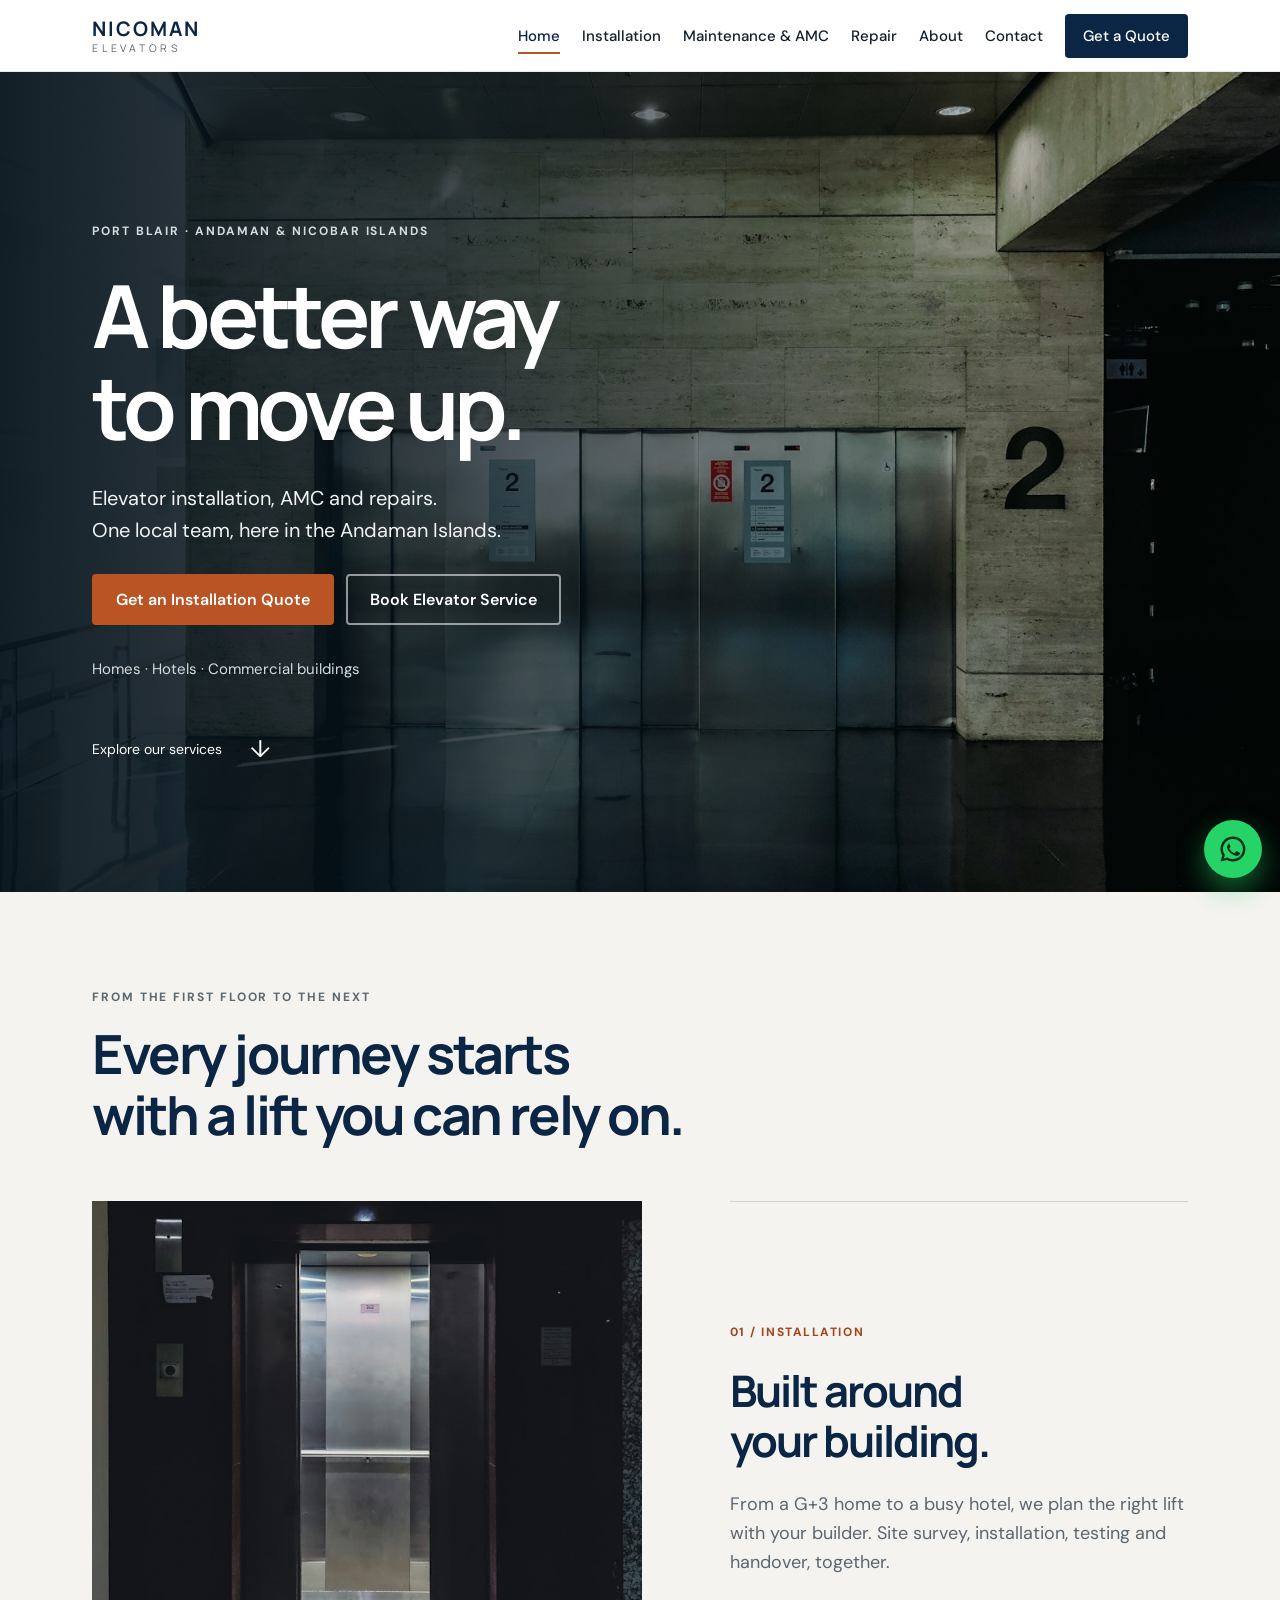
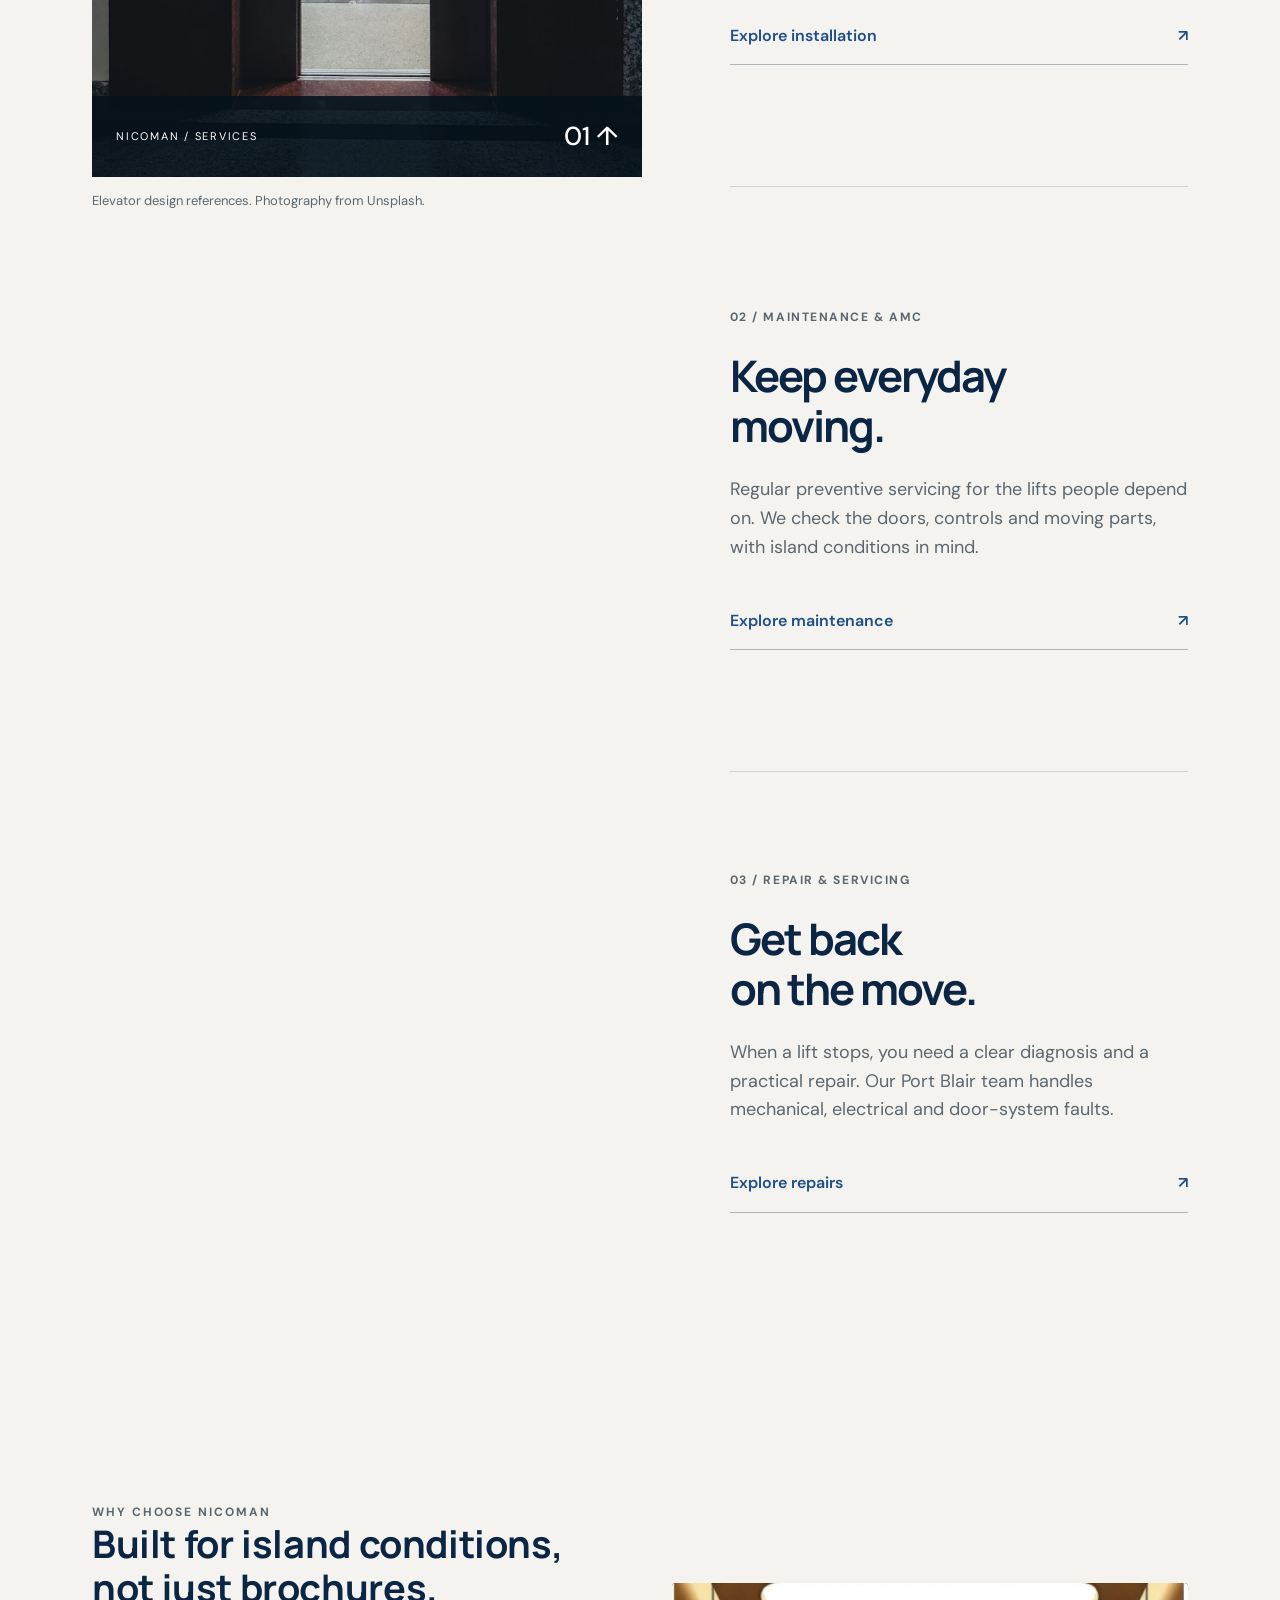
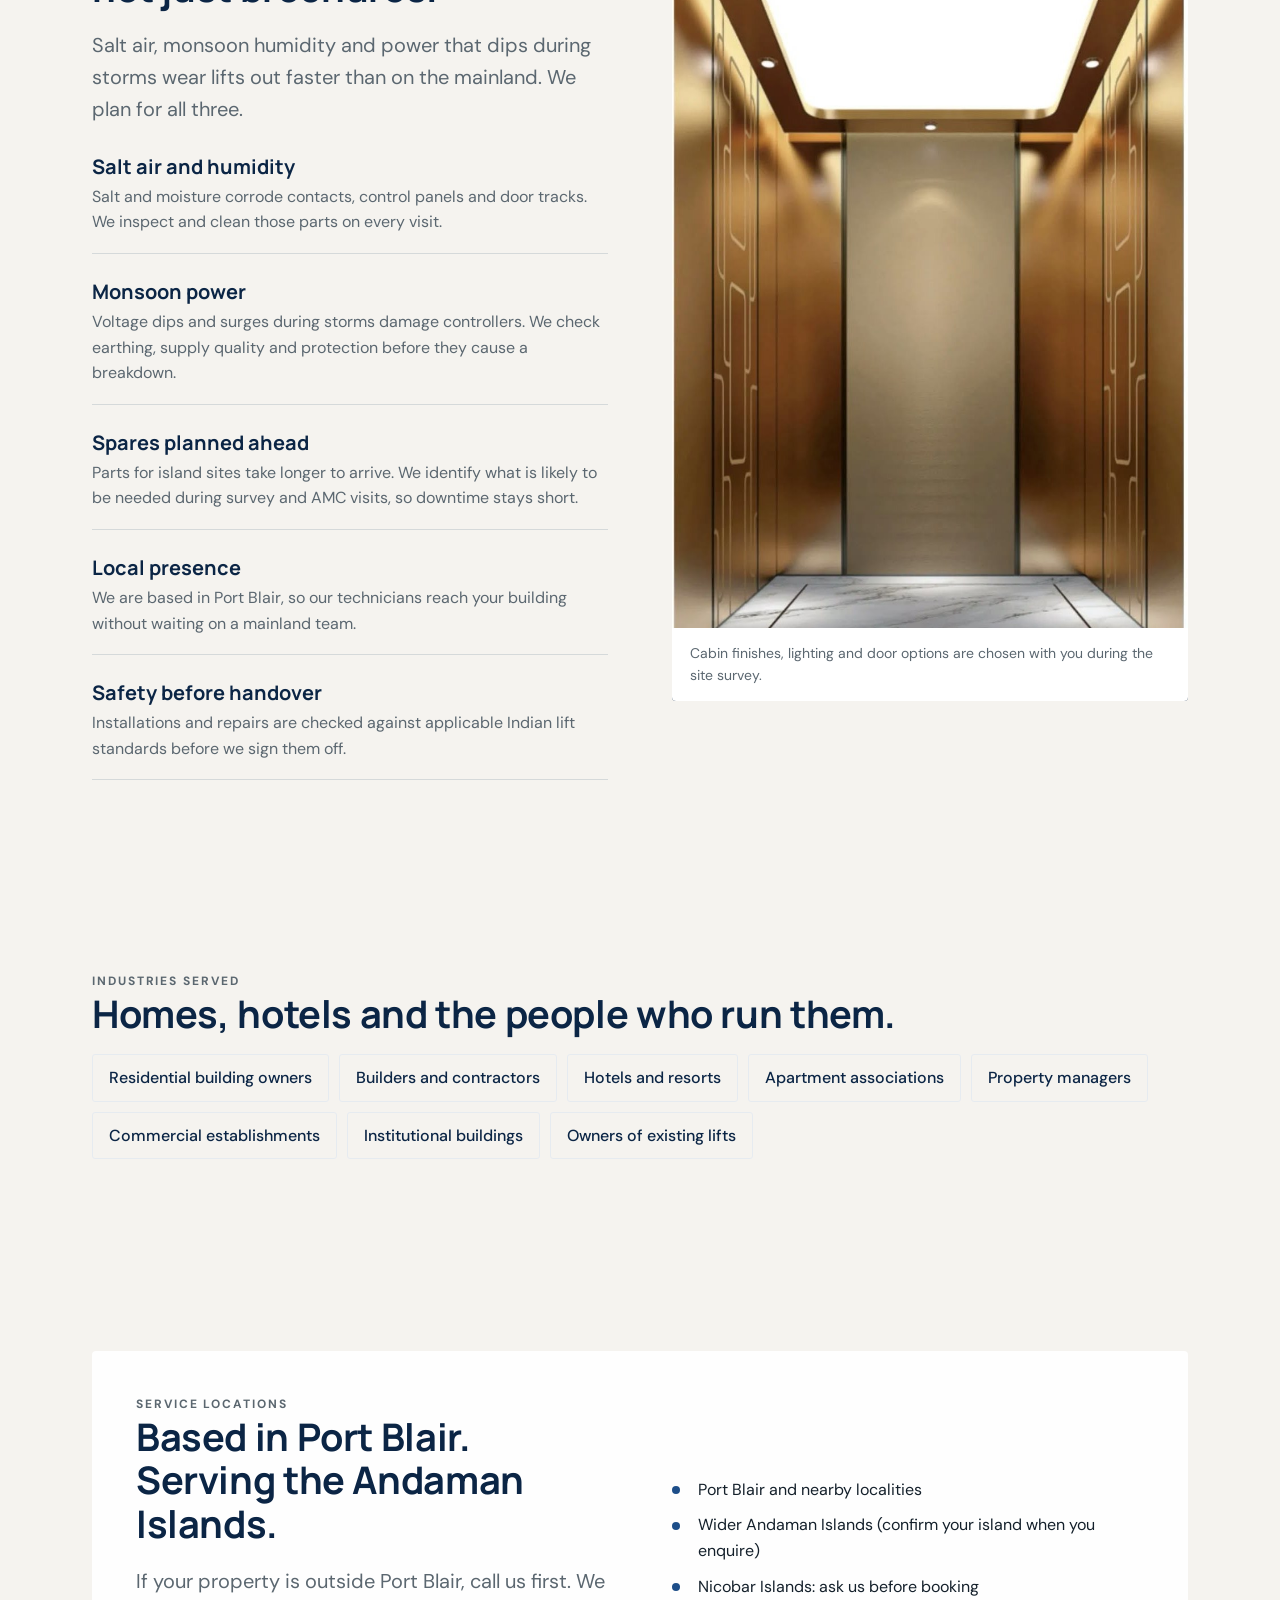
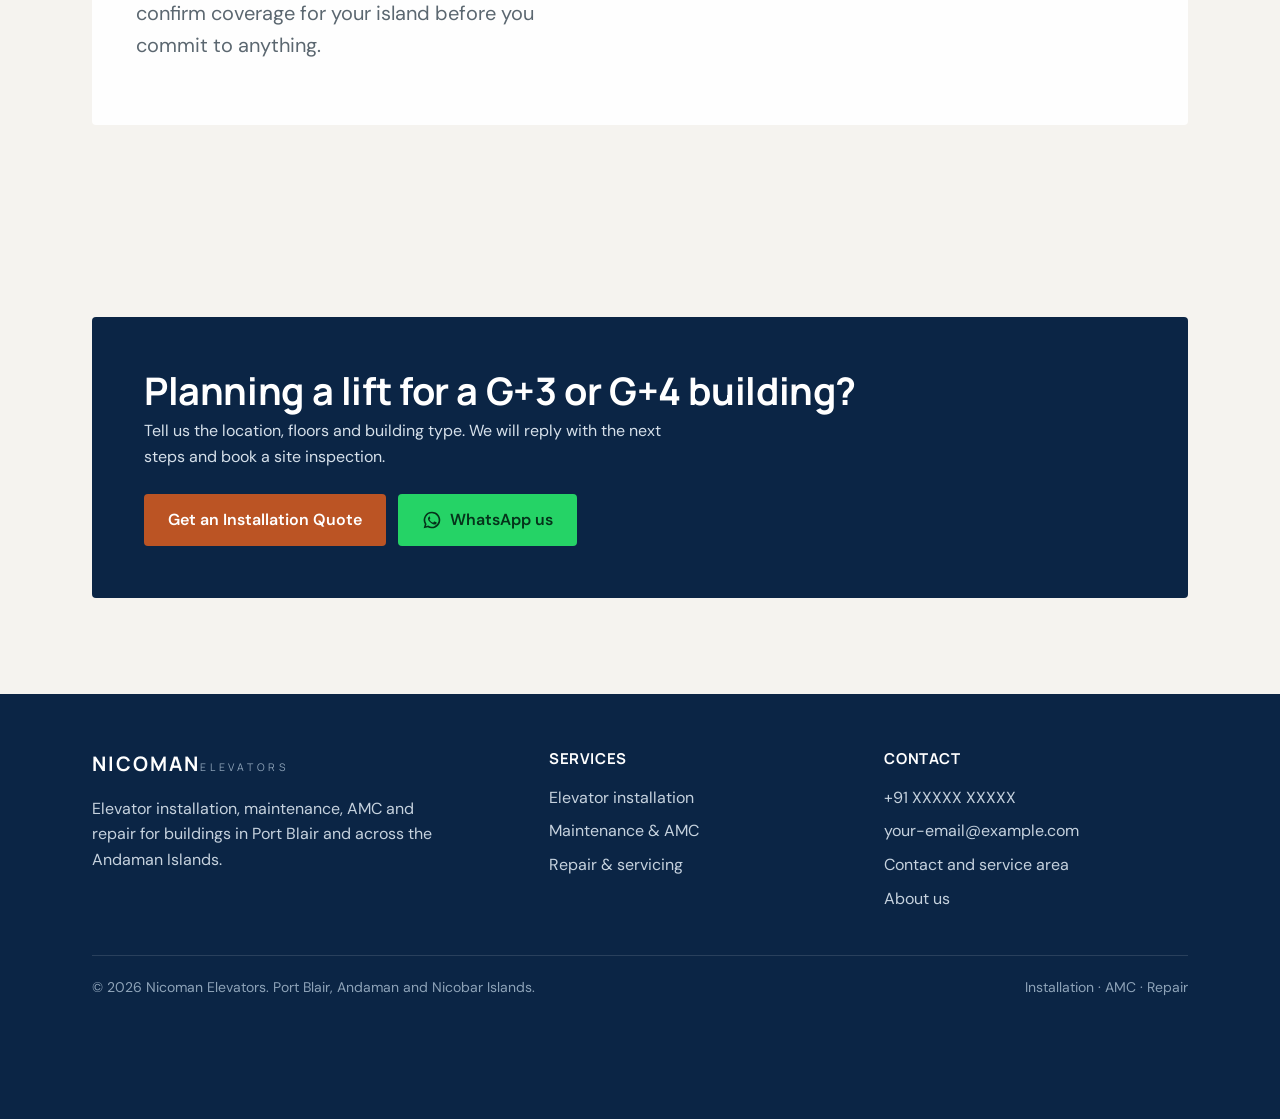
<file: index.html>
<!doctype html>
<html lang="en-IN">
<head>
<meta charset="utf-8">
<meta name="viewport" content="width=device-width, initial-scale=1">
<title>Elevator Installation, AMC and Repair in Port Blair | Nicoman Elevators</title>
<meta name="description" content="Lift installation, AMC and repair in Port Blair and across the Andaman Islands. Built for G+3 and G+4 buildings, hotels and commercial properties.">
<link rel="canonical" href="https://nico.atla.in/index.html">
<meta name="robots" content="index, follow">
<meta property="og:type" content="website">
<meta property="og:site_name" content="Nicoman Elevators">
<meta property="og:title" content="Elevator Installation, AMC and Repair in Port Blair | Nicoman Elevators">
<meta property="og:description" content="Lift installation, AMC and repair in Port Blair and across the Andaman Islands. Built for G+3 and G+4 buildings, hotels and commercial properties.">
<meta property="og:url" content="https://nico.atla.in/index.html">
<meta property="og:image" content="https://nico.atla.in/assets/img/glass-cabin-atrium.jpg">
<meta name="theme-color" content="#0b2545">
<link rel="icon" href="assets/img/favicon.svg" type="image/svg+xml">
<link rel="preconnect" href="https://fonts.googleapis.com">
<link rel="preconnect" href="https://fonts.gstatic.com" crossorigin>
<link href="https://fonts.googleapis.com/css2?family=DM+Sans:wght@400;500;600;700&family=Manrope:wght@400;500;600;700;800&amp;display=swap" rel="stylesheet">
<link rel="stylesheet" href="assets/css/style.css?v=043122f7">
<script type="application/ld+json">{"@context": "https://schema.org", "@type": "LocalBusiness", "name": "Nicoman Elevators", "url": "https://nico.atla.in/", "description": "Elevator installation, maintenance, AMC and repair for residential, commercial and hospitality buildings in Port Blair and across the Andaman Islands.", "address": {"@type": "PostalAddress", "addressLocality": "Port Blair", "addressRegion": "Andaman and Nicobar Islands", "addressCountry": "IN"}, "areaServed": ["Port Blair", "Andaman Islands"], "serviceType": ["Elevator installation", "Elevator maintenance", "Elevator AMC", "Elevator repair"]}</script>
</head>
<body class="home">
<a class="skip" href="#main">Skip to content</a>
<header class="site-header">
  <div class="wrap nav">
    <a class="brand" href="index.html" aria-label="Nicoman Elevators home"><strong>NICOMAN</strong><span>ELEVATORS</span></a>
    <button class="nav__toggle" type="button" aria-expanded="false" aria-controls="menu" aria-label="Open menu"><span></span></button>
    <nav class="nav__links" id="menu" aria-label="Main">
      <a href="index.html" aria-current="page">Home</a>
      <a href="installation.html">Installation</a>
      <a href="maintenance-amc.html">Maintenance &amp; AMC</a>
      <a href="repair.html">Repair</a>
      <a href="about.html">About</a>
      <a href="contact.html">Contact</a>
      <a class="nav__cta" href="contact.html#enquiry">Get a Quote</a>
    </nav>
  </div>
</header>
<main id="main">
<section class="hero hero--photo">
  <img class="hero__photo" src="assets/img/elevator-marble.jpg" alt="Stainless steel elevator doors in a stone-lined building lobby" width="1600" height="1067" fetchpriority="high">
  <div class="wrap hero__text">
    <p class="eyebrow">Port Blair &middot; Andaman &amp; Nicobar Islands</p>
    <h1>A better way<br>to move up.</h1>
    <p class="lead">Elevator installation, AMC and repairs.<br>One local team, here in the Andaman Islands.</p>
    <div class="btn-row">
      <a class="btn btn--primary" href="installation.html#quote">Get an Installation Quote</a>
      <a class="btn btn--ghost" href="contact.html#enquiry">Book Elevator Service</a>

    </div>
    <p class="hero__foot">Homes &middot; Hotels &middot; Commercial buildings</p>
    <a class="hero__scroll" href="#elevator-story">Explore our services <span aria-hidden="true">↓</span></a>
  </div>
</section>

<section class="lift-story" id="elevator-story" aria-labelledby="story-title">
  <div class="wrap">
    <p class="eyebrow">From the first floor to the next</p>
    <h2 id="story-title">Every journey starts<br>with a lift you can rely on.</h2>
    <div class="lift-story__layout">
      <div class="lift-story__visual">
        <div class="lift-story__frame">
          <img class="lift-story__image is-active" data-story-image="0" src="assets/img/elevator-open.jpg" alt="Open passenger elevator with a stainless steel cabin" width="1400" height="788" loading="lazy">
          <img class="lift-story__image" data-story-image="1" src="assets/img/elevator-hotel.jpg" alt="Elevator lobby with timber walls and warm lighting in a hotel" width="1400" height="1050" loading="lazy">
          <img class="lift-story__image" data-story-image="2" src="assets/img/elevator-marble.jpg" alt="Closed passenger lift doors in a stone lobby" width="1600" height="1067" loading="lazy">
          <div class="lift-story__indicator" aria-hidden="true"><span>NICOMAN / SERVICES</span><strong data-story-floor>01 ↑</strong></div>
        </div>
        <p class="lift-story__caption">Elevator design references. Photography from Unsplash.</p>
      </div>
      <div class="lift-story__steps">
        <article class="lift-story__step is-active" data-story-step="0">
          <span class="lift-story__number">01 / INSTALLATION</span>
          <img class="lift-story__mobile-image" src="assets/img/elevator-open.jpg" alt="Open stainless steel elevator cabin" width="1400" height="788" loading="lazy">
          <h3>Built around<br>your building.</h3>
          <p>From a G+3 home to a busy hotel, we plan the right lift with your builder. Site survey, installation, testing and handover, together.</p>
          <a class="story-link" href="installation.html">Explore installation <span aria-hidden="true">↗</span></a>
        </article>
        <article class="lift-story__step" data-story-step="1">
          <span class="lift-story__number">02 / MAINTENANCE &amp; AMC</span>
          <img class="lift-story__mobile-image" src="assets/img/elevator-hotel.jpg" alt="Warmly lit hotel elevator lobby" width="1400" height="1050" loading="lazy">
          <h3>Keep everyday<br>moving.</h3>
          <p>Regular preventive servicing for the lifts people depend on. We check the doors, controls and moving parts, with island conditions in mind.</p>
          <a class="story-link" href="maintenance-amc.html">Explore maintenance <span aria-hidden="true">↗</span></a>
        </article>
        <article class="lift-story__step" data-story-step="2">
          <span class="lift-story__number">03 / REPAIR &amp; SERVICING</span>
          <img class="lift-story__mobile-image" src="assets/img/elevator-marble.jpg" alt="Passenger elevator doors in a stone lobby" width="1600" height="1067" loading="lazy">
          <h3>Get back<br>on the move.</h3>
          <p>When a lift stops, you need a clear diagnosis and a practical repair. Our Port Blair team handles mechanical, electrical and door-system faults.</p>
          <a class="story-link" href="repair.html">Explore repairs <span aria-hidden="true">↗</span></a>
        </article>
      </div>
    </div>
  </div>
</section>

<section>
  <div class="wrap split">
    <div class="reveal">
      <p class="eyebrow">Why choose Nicoman</p>
      <h2>Built for island conditions, not just brochures.</h2>
      <p class="lead">Salt air, monsoon humidity and power that dips during storms wear lifts out faster than on the mainland. We plan for all three.</p>
      <div style="display:grid;gap:22px;margin-top:26px">
        <div class="feature"><h3>Salt air and humidity</h3><p>Salt and moisture corrode contacts, control panels and door tracks. We inspect and clean those parts on every visit.</p></div>
        <div class="feature"><h3>Monsoon power</h3><p>Voltage dips and surges during storms damage controllers. We check earthing, supply quality and protection before they cause a breakdown.</p></div>
        <div class="feature"><h3>Spares planned ahead</h3><p>Parts for island sites take longer to arrive. We identify what is likely to be needed during survey and AMC visits, so downtime stays short.</p></div>
        <div class="feature"><h3>Local presence</h3><p>We are based in Port Blair, so our technicians reach your building without waiting on a mainland team.</p></div>
        <div class="feature"><h3>Safety before handover</h3><p>Installations and repairs are checked against applicable Indian lift standards before we sign them off.</p></div>
      </div>
    </div>
    <figure class="media media--tall reveal">
      <img src="assets/img/cabin-interior.jpg" alt="Interior of a passenger lift cabin with bronze-toned walls, etched panels and a backlit ceiling" width="908" height="1280" loading="lazy">
      <figcaption>Cabin finishes, lighting and door options are chosen with you during the site survey.</figcaption>
    </figure>
  </div>
</section>

<section>
  <div class="wrap">
    <p class="eyebrow reveal">Industries served</p>
    <h2 class="reveal">Homes, hotels and the people who run them.</h2>
    <div class="pills reveal">
      <span class="pill">Residential building owners</span>
      <span class="pill">Builders and contractors</span>
      <span class="pill">Hotels and resorts</span>
      <span class="pill">Apartment associations</span>
      <span class="pill">Property managers</span>
      <span class="pill">Commercial establishments</span>
      <span class="pill">Institutional buildings</span>
      <span class="pill">Owners of existing lifts</span>
    </div>
  </div>
</section>

<section class="section--tight">
  <div class="wrap">
    <div class="panel split reveal">
      <div>
        <p class="eyebrow">Service locations</p>
        <h2>Based in Port Blair. Serving the Andaman Islands.</h2>
        <p class="lead">If your property is outside Port Blair, call us first. We confirm coverage for your island before you commit to anything.</p>
      </div>
      <ul class="list list--plain">
        <li>Port Blair and nearby localities</li>
        <li>Wider Andaman Islands (confirm your island when you enquire)</li>
        <li>Nicobar Islands: ask us before booking</li>
      </ul>
    </div>
  </div>
</section>

<section>
  <div class="wrap">
    <div class="band reveal">
      <div>
        <h2>Planning a lift for a G+3 or G+4 building?</h2>
        <p>Tell us the location, floors and building type. We will reply with the next steps and book a site inspection.</p>
      </div>
      <div class="btn-row" style="margin-top:0">
        <a class="btn btn--primary" href="installation.html#quote">Get an Installation Quote</a>
        <a class="btn btn--wa" data-wa href="#"><svg viewBox="0 0 24 24" aria-hidden="true" data-filled><path d="M12 2a10 10 0 0 0-8.6 15.1L2 22l5-1.3A10 10 0 1 0 12 2zm0 2a8 8 0 1 1-4.1 14.9l-.3-.2-2.9.8.8-2.8-.2-.3A8 8 0 0 1 12 4zm-3.2 4c-.2 0-.5.1-.7.3-.3.3-.9.9-.9 2.1s.9 2.5 1 2.6c.1.2 1.8 2.8 4.4 3.8 2.2.9 2.6.7 3.1.6.5-.1 1.5-.6 1.7-1.2.2-.6.2-1.1.2-1.2-.1-.1-.2-.2-.5-.3l-1.9-.9c-.3-.1-.5-.1-.7.1l-.9 1.1c-.2.2-.3.2-.6.1-.3-.1-1.2-.4-2.3-1.4-.9-.8-1.4-1.7-1.6-2-.2-.3 0-.4.1-.6l.4-.5c.1-.2.2-.3.3-.5.1-.2 0-.4 0-.5l-.9-2.1c-.2-.5-.4-.5-.6-.5z"/></svg> WhatsApp us</a>
      </div>
    </div>
  </div>
</section>
</main>
<footer class="site-footer">
  <div class="wrap">
    <div class="footer-grid">
      <div>
        <a class="brand" href="index.html"><strong>NICOMAN</strong><span>ELEVATORS</span></a>
        <p style="margin-top:18px;max-width:340px">Elevator installation, maintenance, AMC and repair for buildings in Port Blair and across the Andaman Islands.</p>
      </div>
      <div>
        <h3>Services</h3>
        <a href="installation.html">Elevator installation</a>
        <a href="maintenance-amc.html">Maintenance &amp; AMC</a>
        <a href="repair.html">Repair &amp; servicing</a>
      </div>
      <div>
        <h3>Contact</h3>
        <a data-tel href="#" data-site="phoneDisplay">+91 XXXXX XXXXX</a>
        <a data-mail href="#">your-email@example.com</a>
        <a href="contact.html">Contact and service area</a>
        <a href="about.html">About us</a>
      </div>
    </div>
    <div class="footer-bottom">
      <span>&copy; <span data-year>2026</span> Nicoman Elevators. Port Blair, Andaman and Nicobar Islands.</span>
      <span>Installation &middot; AMC &middot; Repair</span>
    </div>
  </div>
</footer>

<a class="wa-float" data-wa href="#" aria-label="Chat with Nicoman Elevators on WhatsApp"><svg viewBox="0 0 24 24" aria-hidden="true" data-filled><path d="M12 2a10 10 0 0 0-8.6 15.1L2 22l5-1.3A10 10 0 1 0 12 2zm0 2a8 8 0 1 1-4.1 14.9l-.3-.2-2.9.8.8-2.8-.2-.3A8 8 0 0 1 12 4zm-3.2 4c-.2 0-.5.1-.7.3-.3.3-.9.9-.9 2.1s.9 2.5 1 2.6c.1.2 1.8 2.8 4.4 3.8 2.2.9 2.6.7 3.1.6.5-.1 1.5-.6 1.7-1.2.2-.6.2-1.1.2-1.2-.1-.1-.2-.2-.5-.3l-1.9-.9c-.3-.1-.5-.1-.7.1l-.9 1.1c-.2.2-.3.2-.6.1-.3-.1-1.2-.4-2.3-1.4-.9-.8-1.4-1.7-1.6-2-.2-.3 0-.4.1-.6l.4-.5c.1-.2.2-.3.3-.5.1-.2 0-.4 0-.5l-.9-2.1c-.2-.5-.4-.5-.6-.5z"/></svg></a>
<nav class="mobile-bar" aria-label="Quick actions">
  <a data-tel href="#">Call</a>
  <a data-wa href="#">WhatsApp</a>
  <a href="contact.html#enquiry">Enquire</a>
</nav>
<script src="assets/js/main.js?v=043122f7" defer></script>
</body>
</html>
</file>
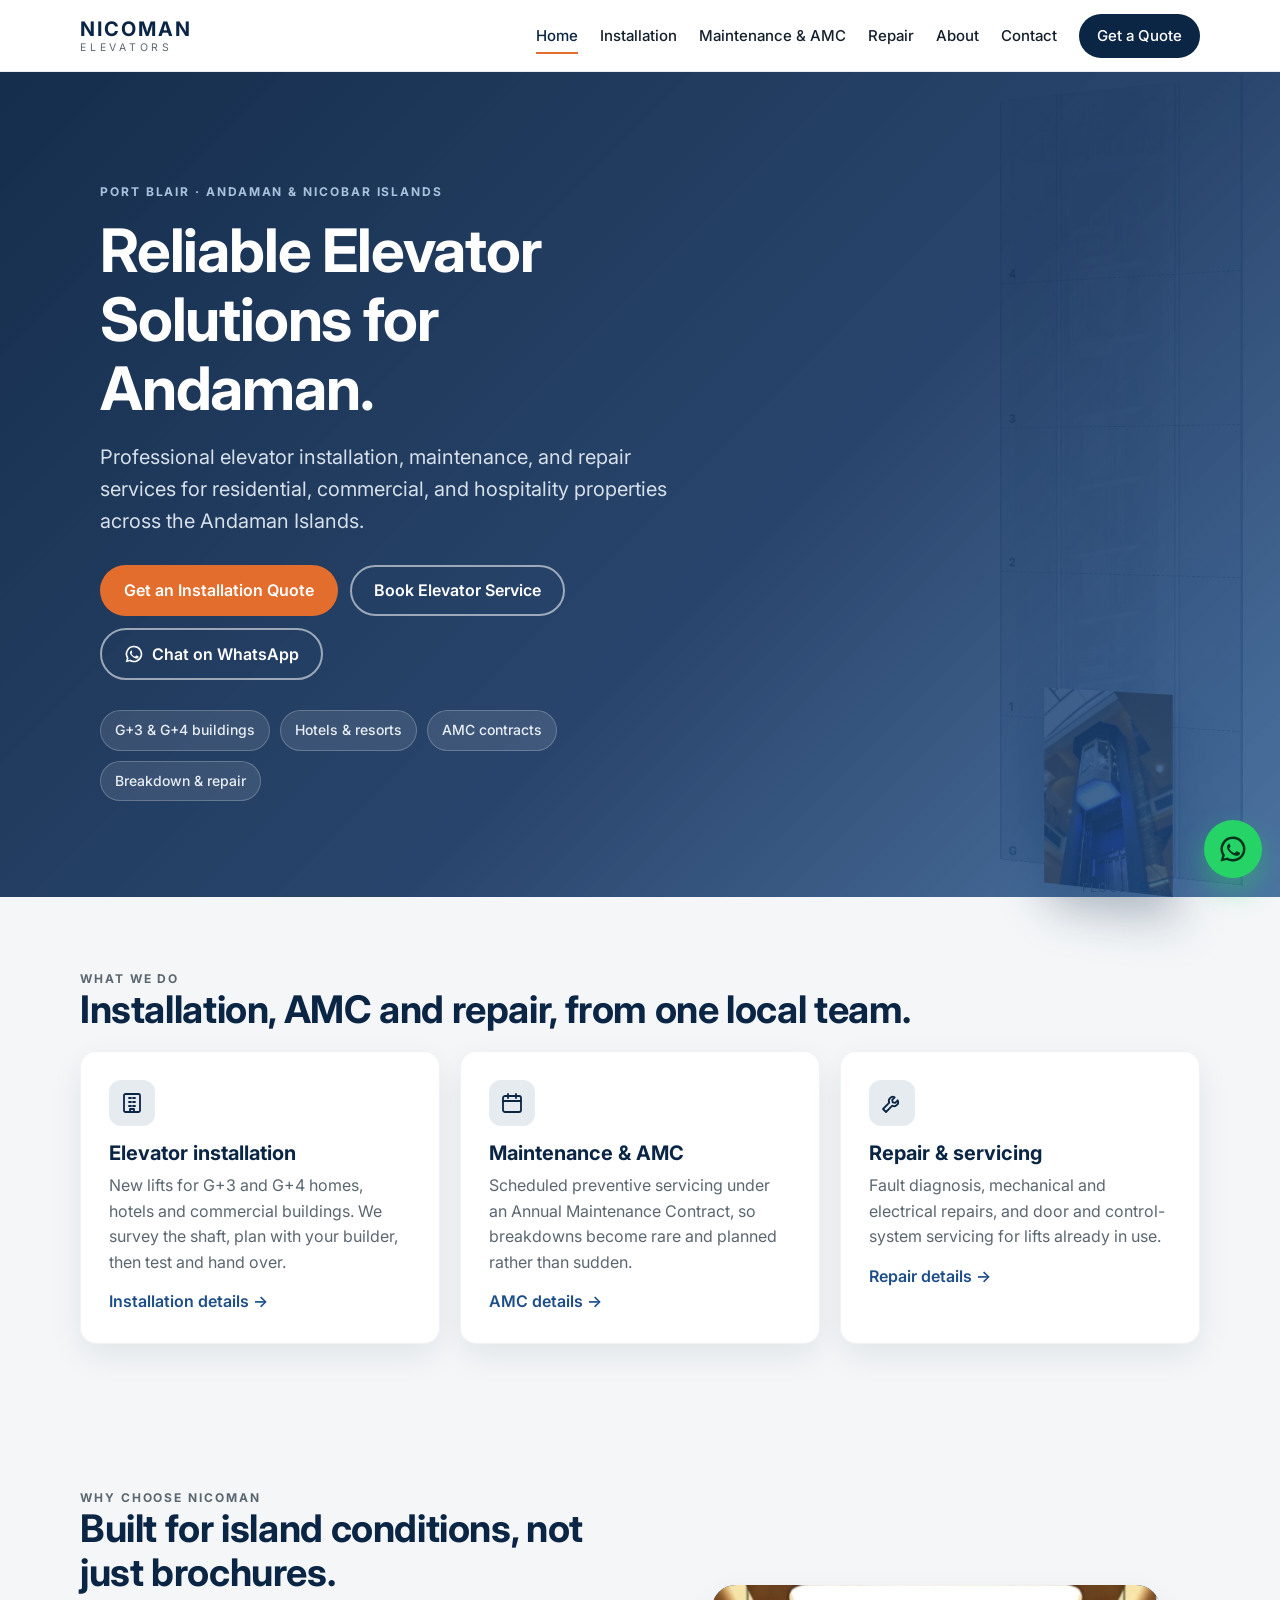
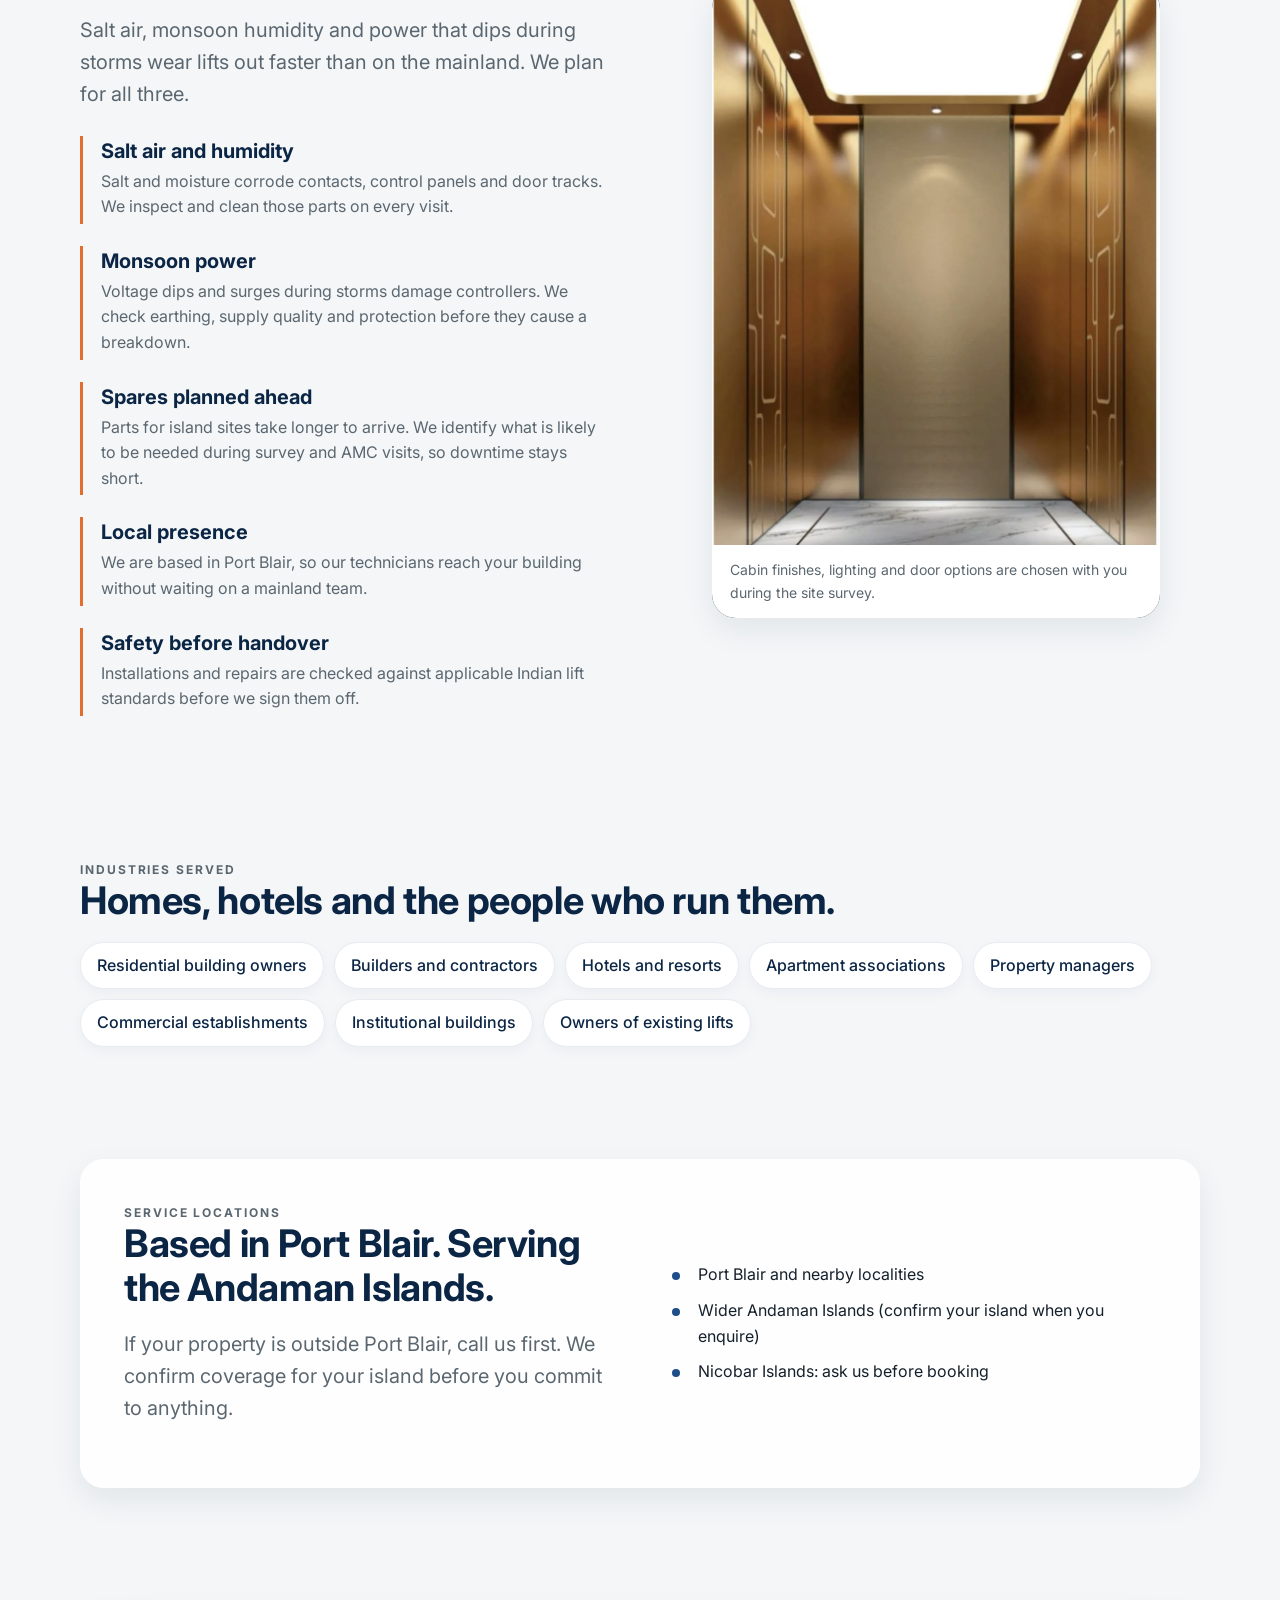
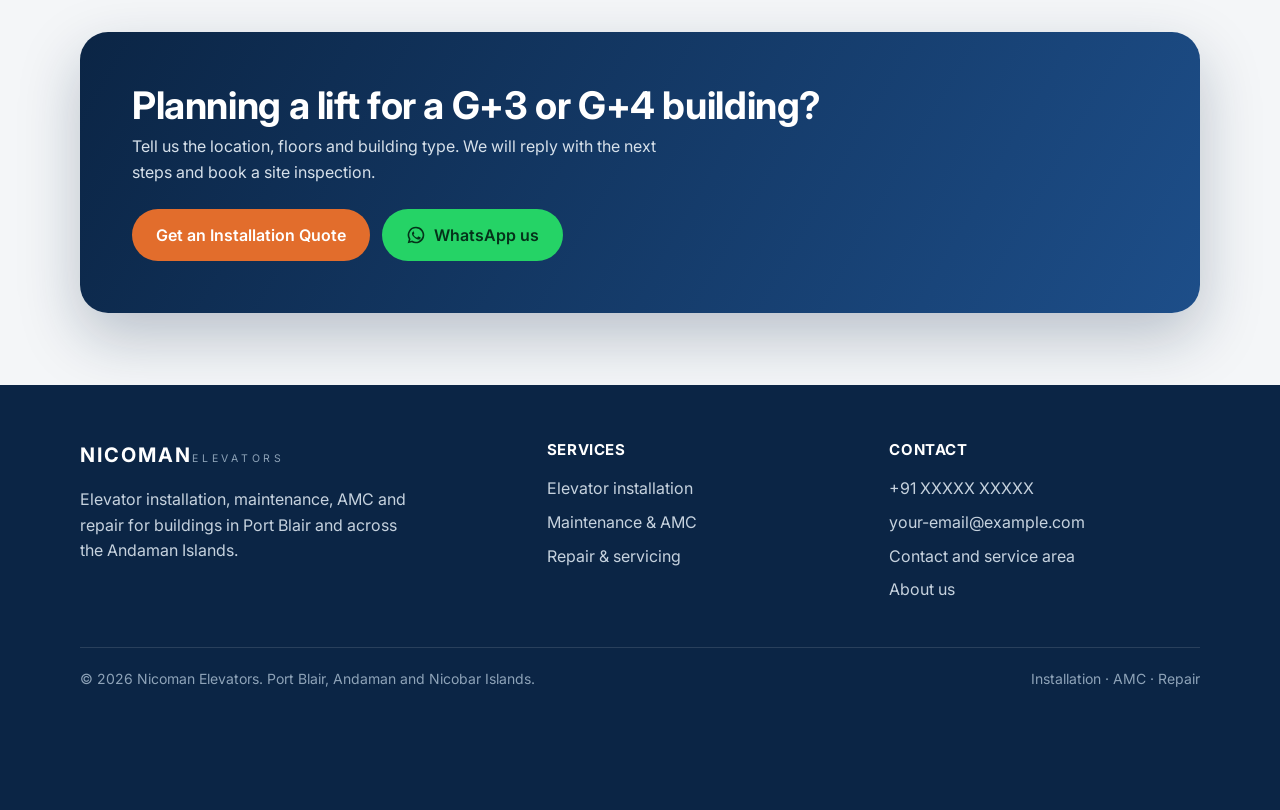
<file: nicoman-elevators/index.html>
<!doctype html>
<html lang="en-IN">
<head>
<meta charset="utf-8">
<meta name="viewport" content="width=device-width, initial-scale=1">
<title>Elevator Installation, AMC and Repair in Port Blair | Nicoman Elevators</title>
<meta name="description" content="Lift installation, AMC and repair in Port Blair and across the Andaman Islands. Built for G+3 and G+4 buildings, hotels and commercial properties.">
<link rel="canonical" href="https://nico.atla.in/index.html">
<meta name="robots" content="index, follow">
<meta property="og:type" content="website">
<meta property="og:site_name" content="Nicoman Elevators">
<meta property="og:title" content="Elevator Installation, AMC and Repair in Port Blair | Nicoman Elevators">
<meta property="og:description" content="Lift installation, AMC and repair in Port Blair and across the Andaman Islands. Built for G+3 and G+4 buildings, hotels and commercial properties.">
<meta property="og:url" content="https://nico.atla.in/index.html">
<meta property="og:image" content="https://nico.atla.in/assets/img/glass-cabin-atrium.jpg">
<meta name="theme-color" content="#0b2545">
<link rel="icon" href="assets/img/favicon.svg" type="image/svg+xml">
<link rel="preconnect" href="https://fonts.googleapis.com">
<link rel="preconnect" href="https://fonts.gstatic.com" crossorigin>
<link href="https://fonts.googleapis.com/css2?family=Inter:wght@400;500;600;700;800&amp;display=swap" rel="stylesheet">
<link rel="stylesheet" href="assets/css/style.css">
<script type="application/ld+json">{"@context": "https://schema.org", "@type": "LocalBusiness", "name": "Nicoman Elevators", "url": "https://nico.atla.in/", "description": "Elevator installation, maintenance, AMC and repair for residential, commercial and hospitality buildings in Port Blair and across the Andaman Islands.", "address": {"@type": "PostalAddress", "addressLocality": "Port Blair", "addressRegion": "Andaman and Nicobar Islands", "addressCountry": "IN"}, "areaServed": ["Port Blair", "Andaman Islands"], "serviceType": ["Elevator installation", "Elevator maintenance", "Elevator AMC", "Elevator repair"]}</script>
</head>
<body>
<a class="skip" href="#main">Skip to content</a>
<header class="site-header">
  <div class="wrap nav">
    <a class="brand" href="index.html" aria-label="Nicoman Elevators home"><strong>NICOMAN</strong><span>ELEVATORS</span></a>
    <button class="nav__toggle" type="button" aria-expanded="false" aria-controls="menu" aria-label="Open menu"><span></span></button>
    <nav class="nav__links" id="menu" aria-label="Main">
      <a href="index.html" aria-current="page">Home</a>
      <a href="installation.html">Installation</a>
      <a href="maintenance-amc.html">Maintenance &amp; AMC</a>
      <a href="repair.html">Repair</a>
      <a href="about.html">About</a>
      <a href="contact.html">Contact</a>
      <a class="nav__cta" href="contact.html#enquiry">Get a Quote</a>
    </nav>
  </div>
</header>
<div class="shaft" aria-hidden="true">
  <div class="shaft__well">
    <span class="shaft__rail shaft__rail--l"></span>
    <span class="shaft__rail shaft__rail--r"></span>
    <span class="shaft__landing" style="bottom:calc((100% - var(--cabin-h)) * 0)"><span>G</span></span>
    <span class="shaft__landing" style="bottom:calc((100% - var(--cabin-h)) * 0.25)"><span>1</span></span>
    <span class="shaft__landing" style="bottom:calc((100% - var(--cabin-h)) * 0.5)"><span>2</span></span>
    <span class="shaft__landing" style="bottom:calc((100% - var(--cabin-h)) * 0.75)"><span>3</span></span>
    <span class="shaft__landing" style="bottom:calc(100% - var(--cabin-h))"><span>4</span></span>
    <img class="shaft__cabin" src="assets/img/glass-cabin-atrium.jpg" alt="" width="351" height="526">
  </div>
  <div class="shaft__readout">Floor <strong data-floor>G</strong></div>
</div>

<main id="main">
<section class="hero">
  <div class="wrap hero__text">
    <p class="eyebrow">Port Blair &middot; Andaman &amp; Nicobar Islands</p>
    <h1>Reliable Elevator Solutions for Andaman.</h1>
    <p class="lead">Professional elevator installation, maintenance, and repair services for residential, commercial, and hospitality properties across the Andaman Islands.</p>
    <div class="btn-row">
      <a class="btn btn--primary" href="installation.html#quote">Get an Installation Quote</a>
      <a class="btn btn--ghost" href="contact.html#enquiry">Book Elevator Service</a>
      <a class="btn btn--ghost" data-wa href="#"><svg viewBox="0 0 24 24" aria-hidden="true" data-filled><path d="M12 2a10 10 0 0 0-8.6 15.1L2 22l5-1.3A10 10 0 1 0 12 2zm0 2a8 8 0 1 1-4.1 14.9l-.3-.2-2.9.8.8-2.8-.2-.3A8 8 0 0 1 12 4zm-3.2 4c-.2 0-.5.1-.7.3-.3.3-.9.9-.9 2.1s.9 2.5 1 2.6c.1.2 1.8 2.8 4.4 3.8 2.2.9 2.6.7 3.1.6.5-.1 1.5-.6 1.7-1.2.2-.6.2-1.1.2-1.2-.1-.1-.2-.2-.5-.3l-1.9-.9c-.3-.1-.5-.1-.7.1l-.9 1.1c-.2.2-.3.2-.6.1-.3-.1-1.2-.4-2.3-1.4-.9-.8-1.4-1.7-1.6-2-.2-.3 0-.4.1-.6l.4-.5c.1-.2.2-.3.3-.5.1-.2 0-.4 0-.5l-.9-2.1c-.2-.5-.4-.5-.6-.5z"/></svg> Chat on WhatsApp</a>
    </div>
    <div class="hero__chips">
      <span class="chip">G+3 &amp; G+4 buildings</span>
      <span class="chip">Hotels &amp; resorts</span>
      <span class="chip">AMC contracts</span>
      <span class="chip">Breakdown &amp; repair</span>
    </div>
  </div>
</section>

<section>
  <div class="wrap">
    <p class="eyebrow reveal">What we do</p>
    <h2 class="reveal">Installation, AMC and repair, from one local team.</h2>
    <div class="grid">
      <a class="card card--link reveal" href="installation.html">
        <span class="icon"><svg viewBox="0 0 24 24"><rect x="4" y="3" width="16" height="18" rx="1.5"/><path d="M9 7h2M13 7h2M9 11h2M13 11h2M9 15h2M13 15h2M10 21v-3h4v3"/></svg></span>
        <h3>Elevator installation</h3>
        <p>New lifts for G+3 and G+4 homes, hotels and commercial buildings. We survey the shaft, plan with your builder, then test and hand over.</p>
        <span class="more">Installation details &rarr;</span>
      </a>
      <a class="card card--link reveal" href="maintenance-amc.html">
        <span class="icon"><svg viewBox="0 0 24 24"><rect x="3" y="5" width="18" height="16" rx="2"/><path d="M3 10h18M8 3v4M16 3v4"/></svg></span>
        <h3>Maintenance &amp; AMC</h3>
        <p>Scheduled preventive servicing under an Annual Maintenance Contract, so breakdowns become rare and planned rather than sudden.</p>
        <span class="more">AMC details &rarr;</span>
      </a>
      <a class="card card--link reveal" href="repair.html">
        <span class="icon"><svg viewBox="0 0 24 24"><path d="M14.7 6.3a4 4 0 0 0-5.4 5.4L3 18l3 3 6.3-6.3a4 4 0 0 0 5.4-5.4l-2.5 2.5-2.5-.5-.5-2.5z"/></svg></span>
        <h3>Repair &amp; servicing</h3>
        <p>Fault diagnosis, mechanical and electrical repairs, and door and control-system servicing for lifts already in use.</p>
        <span class="more">Repair details &rarr;</span>
      </a>
    </div>
  </div>
</section>

<section>
  <div class="wrap split">
    <div class="reveal">
      <p class="eyebrow">Why choose Nicoman</p>
      <h2>Built for island conditions, not just brochures.</h2>
      <p class="lead">Salt air, monsoon humidity and power that dips during storms wear lifts out faster than on the mainland. We plan for all three.</p>
      <div style="display:grid;gap:22px;margin-top:26px">
        <div class="feature"><h3>Salt air and humidity</h3><p>Salt and moisture corrode contacts, control panels and door tracks. We inspect and clean those parts on every visit.</p></div>
        <div class="feature"><h3>Monsoon power</h3><p>Voltage dips and surges during storms damage controllers. We check earthing, supply quality and protection before they cause a breakdown.</p></div>
        <div class="feature"><h3>Spares planned ahead</h3><p>Parts for island sites take longer to arrive. We identify what is likely to be needed during survey and AMC visits, so downtime stays short.</p></div>
        <div class="feature"><h3>Local presence</h3><p>We are based in Port Blair, so our technicians reach your building without waiting on a mainland team.</p></div>
        <div class="feature"><h3>Safety before handover</h3><p>Installations and repairs are checked against applicable Indian lift standards before we sign them off.</p></div>
      </div>
    </div>
    <figure class="media media--tall reveal">
      <img src="assets/img/cabin-interior.jpg" alt="Interior of a passenger lift cabin with bronze-toned walls, etched panels and a backlit ceiling" width="908" height="1280" loading="lazy">
      <figcaption>Cabin finishes, lighting and door options are chosen with you during the site survey.</figcaption>
    </figure>
  </div>
</section>

<section>
  <div class="wrap">
    <p class="eyebrow reveal">Industries served</p>
    <h2 class="reveal">Homes, hotels and the people who run them.</h2>
    <div class="pills reveal">
      <span class="pill">Residential building owners</span>
      <span class="pill">Builders and contractors</span>
      <span class="pill">Hotels and resorts</span>
      <span class="pill">Apartment associations</span>
      <span class="pill">Property managers</span>
      <span class="pill">Commercial establishments</span>
      <span class="pill">Institutional buildings</span>
      <span class="pill">Owners of existing lifts</span>
    </div>
  </div>
</section>

<section class="section--tight">
  <div class="wrap">
    <div class="panel split reveal">
      <div>
        <p class="eyebrow">Service locations</p>
        <h2>Based in Port Blair. Serving the Andaman Islands.</h2>
        <p class="lead">If your property is outside Port Blair, call us first. We confirm coverage for your island before you commit to anything.</p>
      </div>
      <ul class="list list--plain">
        <li>Port Blair and nearby localities</li>
        <li>Wider Andaman Islands (confirm your island when you enquire)</li>
        <li>Nicobar Islands: ask us before booking</li>
      </ul>
    </div>
  </div>
</section>

<section>
  <div class="wrap">
    <div class="band reveal">
      <div>
        <h2>Planning a lift for a G+3 or G+4 building?</h2>
        <p>Tell us the location, floors and building type. We will reply with the next steps and book a site inspection.</p>
      </div>
      <div class="btn-row" style="margin-top:0">
        <a class="btn btn--primary" href="installation.html#quote">Get an Installation Quote</a>
        <a class="btn btn--wa" data-wa href="#"><svg viewBox="0 0 24 24" aria-hidden="true" data-filled><path d="M12 2a10 10 0 0 0-8.6 15.1L2 22l5-1.3A10 10 0 1 0 12 2zm0 2a8 8 0 1 1-4.1 14.9l-.3-.2-2.9.8.8-2.8-.2-.3A8 8 0 0 1 12 4zm-3.2 4c-.2 0-.5.1-.7.3-.3.3-.9.9-.9 2.1s.9 2.5 1 2.6c.1.2 1.8 2.8 4.4 3.8 2.2.9 2.6.7 3.1.6.5-.1 1.5-.6 1.7-1.2.2-.6.2-1.1.2-1.2-.1-.1-.2-.2-.5-.3l-1.9-.9c-.3-.1-.5-.1-.7.1l-.9 1.1c-.2.2-.3.2-.6.1-.3-.1-1.2-.4-2.3-1.4-.9-.8-1.4-1.7-1.6-2-.2-.3 0-.4.1-.6l.4-.5c.1-.2.2-.3.3-.5.1-.2 0-.4 0-.5l-.9-2.1c-.2-.5-.4-.5-.6-.5z"/></svg> WhatsApp us</a>
      </div>
    </div>
  </div>
</section>
</main>
<footer class="site-footer">
  <div class="wrap">
    <div class="footer-grid">
      <div>
        <a class="brand" href="index.html"><strong>NICOMAN</strong><span>ELEVATORS</span></a>
        <p style="margin-top:18px;max-width:340px">Elevator installation, maintenance, AMC and repair for buildings in Port Blair and across the Andaman Islands.</p>
      </div>
      <div>
        <h3>Services</h3>
        <a href="installation.html">Elevator installation</a>
        <a href="maintenance-amc.html">Maintenance &amp; AMC</a>
        <a href="repair.html">Repair &amp; servicing</a>
      </div>
      <div>
        <h3>Contact</h3>
        <a data-tel href="#" data-site="phoneDisplay">+91 XXXXX XXXXX</a>
        <a data-mail href="#">your-email@example.com</a>
        <a href="contact.html">Contact and service area</a>
        <a href="about.html">About us</a>
      </div>
    </div>
    <div class="footer-bottom">
      <span>&copy; <span data-year>2026</span> Nicoman Elevators. Port Blair, Andaman and Nicobar Islands.</span>
      <span>Installation &middot; AMC &middot; Repair</span>
    </div>
  </div>
</footer>

<a class="wa-float" data-wa href="#" aria-label="Chat with Nicoman Elevators on WhatsApp"><svg viewBox="0 0 24 24" aria-hidden="true" data-filled><path d="M12 2a10 10 0 0 0-8.6 15.1L2 22l5-1.3A10 10 0 1 0 12 2zm0 2a8 8 0 1 1-4.1 14.9l-.3-.2-2.9.8.8-2.8-.2-.3A8 8 0 0 1 12 4zm-3.2 4c-.2 0-.5.1-.7.3-.3.3-.9.9-.9 2.1s.9 2.5 1 2.6c.1.2 1.8 2.8 4.4 3.8 2.2.9 2.6.7 3.1.6.5-.1 1.5-.6 1.7-1.2.2-.6.2-1.1.2-1.2-.1-.1-.2-.2-.5-.3l-1.9-.9c-.3-.1-.5-.1-.7.1l-.9 1.1c-.2.2-.3.2-.6.1-.3-.1-1.2-.4-2.3-1.4-.9-.8-1.4-1.7-1.6-2-.2-.3 0-.4.1-.6l.4-.5c.1-.2.2-.3.3-.5.1-.2 0-.4 0-.5l-.9-2.1c-.2-.5-.4-.5-.6-.5z"/></svg></a>
<nav class="mobile-bar" aria-label="Quick actions">
  <a data-tel href="#">Call</a>
  <a data-wa href="#">WhatsApp</a>
  <a href="contact.html#enquiry">Enquire</a>
</nav>
<script src="assets/js/main.js" defer></script>
</body>
</html>
</file>
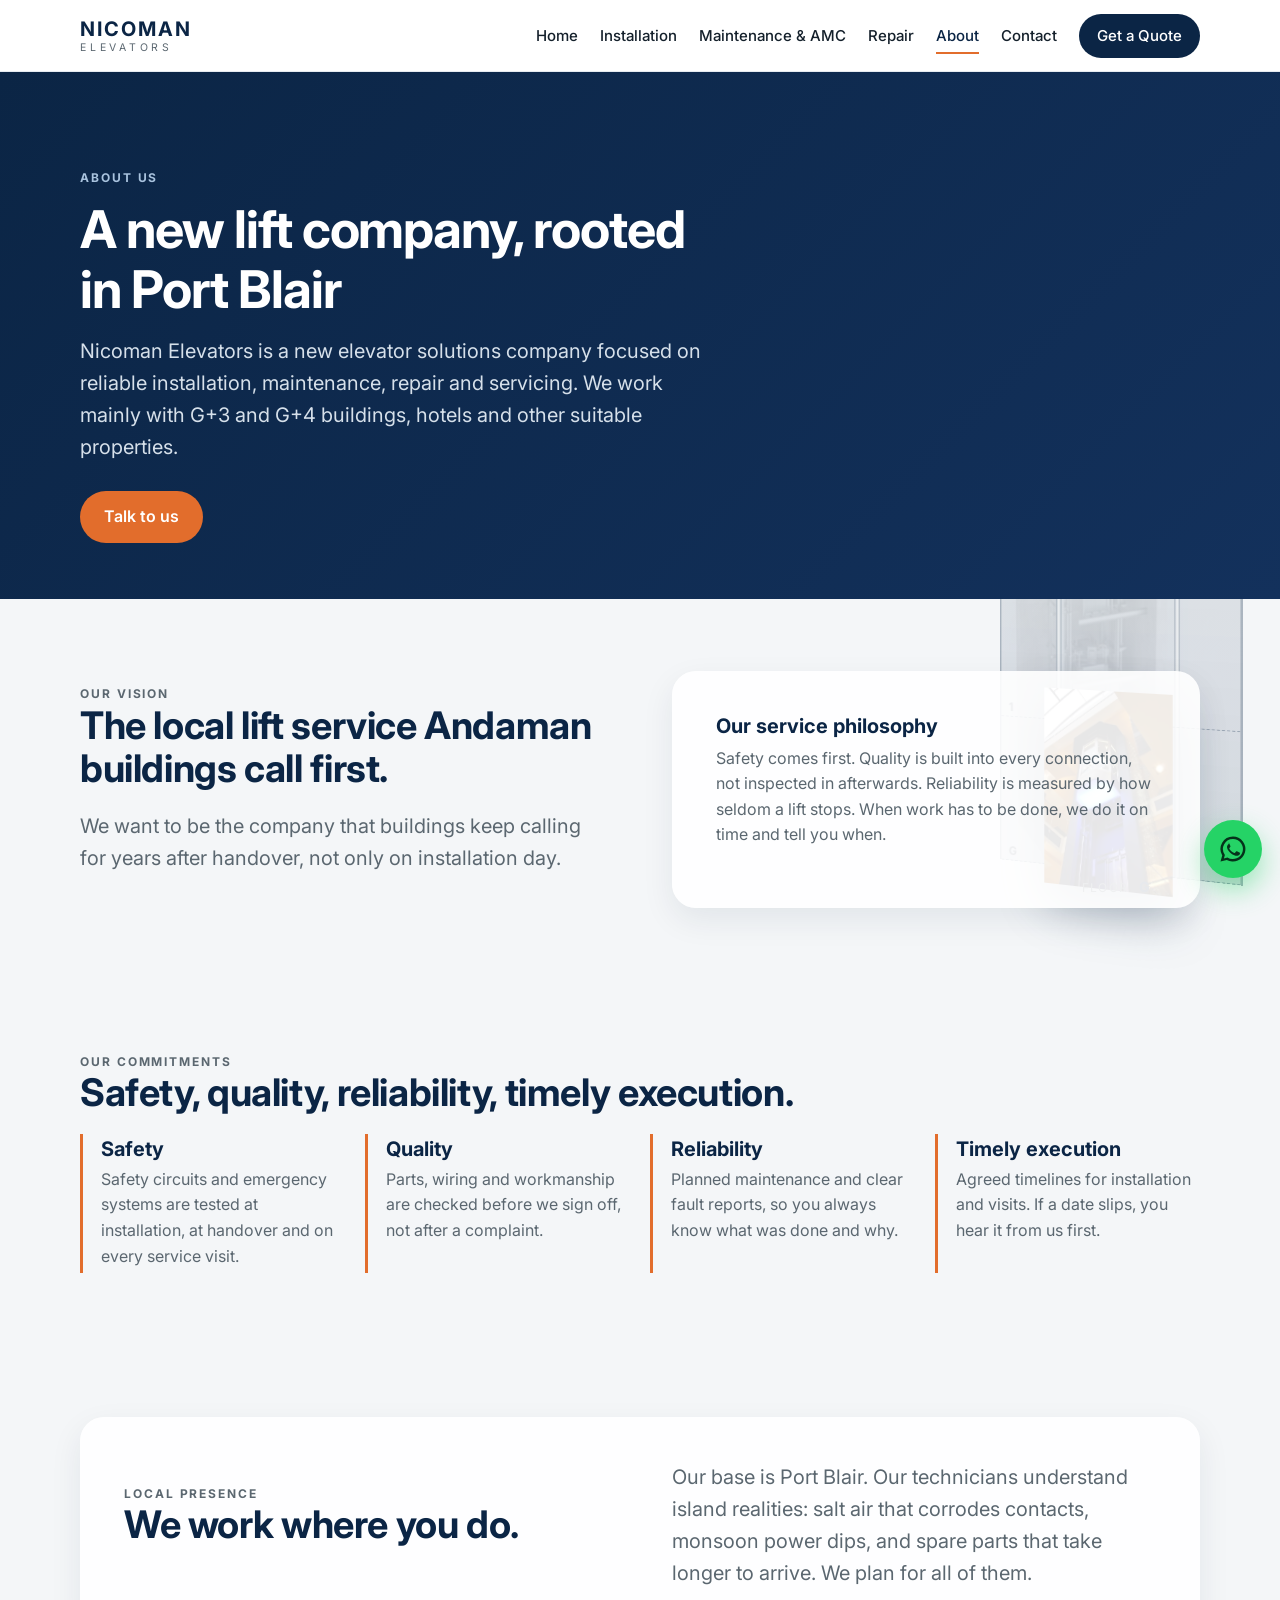
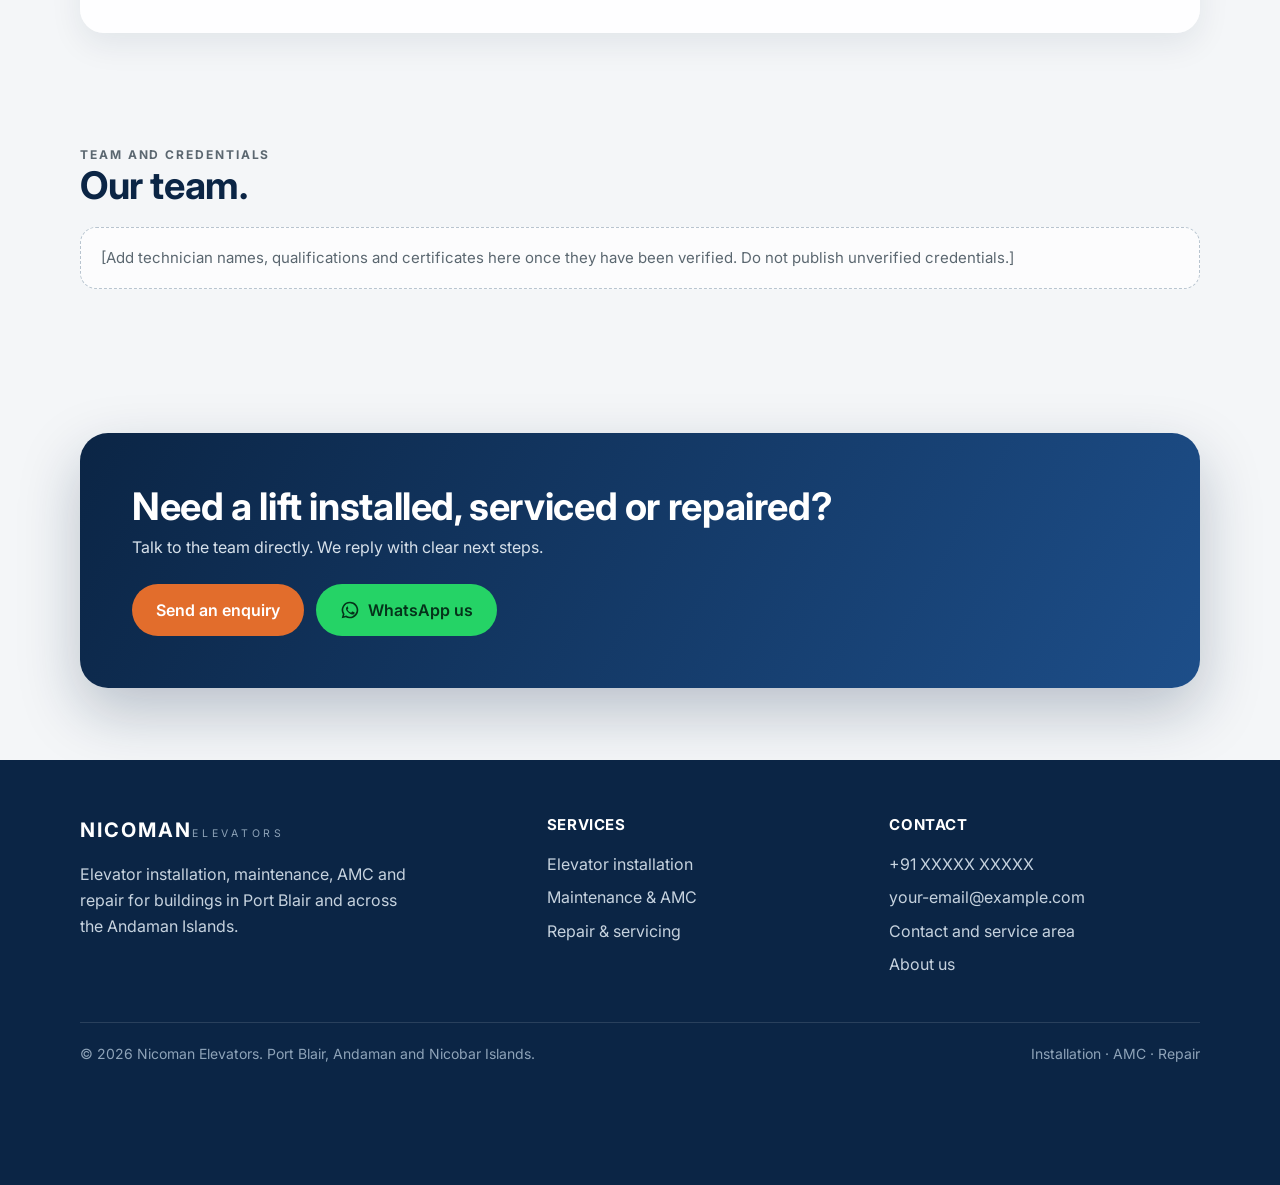
<file: about.html>
<!doctype html>
<html lang="en-IN">
<head>
<meta charset="utf-8">
<meta name="viewport" content="width=device-width, initial-scale=1">
<title>About Nicoman Elevators | Lift Company in Port Blair</title>
<meta name="description" content="Nicoman Elevators is a new elevator solutions company based in Port Blair, focused on safe, reliable installation, maintenance and repair across Andaman.">
<link rel="canonical" href="https://nico.atla.in/about.html">
<meta name="robots" content="index, follow">
<meta property="og:type" content="website">
<meta property="og:site_name" content="Nicoman Elevators">
<meta property="og:title" content="About Nicoman Elevators | Lift Company in Port Blair">
<meta property="og:description" content="Nicoman Elevators is a new elevator solutions company based in Port Blair, focused on safe, reliable installation, maintenance and repair across Andaman.">
<meta property="og:url" content="https://nico.atla.in/about.html">
<meta property="og:image" content="https://nico.atla.in/assets/img/glass-cabin-atrium.jpg">
<meta name="theme-color" content="#0b2545">
<link rel="icon" href="assets/img/favicon.svg" type="image/svg+xml">
<link rel="preconnect" href="https://fonts.googleapis.com">
<link rel="preconnect" href="https://fonts.gstatic.com" crossorigin>
<link href="https://fonts.googleapis.com/css2?family=Inter:wght@400;500;600;700;800&amp;display=swap" rel="stylesheet">
<link rel="stylesheet" href="assets/css/style.css">
</head>
<body>
<a class="skip" href="#main">Skip to content</a>
<header class="site-header">
  <div class="wrap nav">
    <a class="brand" href="index.html" aria-label="Nicoman Elevators home"><strong>NICOMAN</strong><span>ELEVATORS</span></a>
    <button class="nav__toggle" type="button" aria-expanded="false" aria-controls="menu" aria-label="Open menu"><span></span></button>
    <nav class="nav__links" id="menu" aria-label="Main">
      <a href="index.html">Home</a>
      <a href="installation.html">Installation</a>
      <a href="maintenance-amc.html">Maintenance &amp; AMC</a>
      <a href="repair.html">Repair</a>
      <a href="about.html" aria-current="page">About</a>
      <a href="contact.html">Contact</a>
      <a class="nav__cta" href="contact.html#enquiry">Get a Quote</a>
    </nav>
  </div>
</header>
<div class="shaft" aria-hidden="true">
  <div class="shaft__well">
    <span class="shaft__rail shaft__rail--l"></span>
    <span class="shaft__rail shaft__rail--r"></span>
    <span class="shaft__landing" style="bottom:calc((100% - var(--cabin-h)) * 0)"><span>G</span></span>
    <span class="shaft__landing" style="bottom:calc((100% - var(--cabin-h)) * 0.25)"><span>1</span></span>
    <span class="shaft__landing" style="bottom:calc((100% - var(--cabin-h)) * 0.5)"><span>2</span></span>
    <span class="shaft__landing" style="bottom:calc((100% - var(--cabin-h)) * 0.75)"><span>3</span></span>
    <span class="shaft__landing" style="bottom:calc(100% - var(--cabin-h))"><span>4</span></span>
    <img class="shaft__cabin" src="assets/img/glass-cabin-atrium.jpg" alt="" width="351" height="526">
  </div>
  <div class="shaft__readout">Floor <strong data-floor>G</strong></div>
</div>

<main id="main">
<header class="page-hero">
  <div class="wrap">
    <p class="eyebrow">About us</p>
    <h1>A new lift company, rooted in Port Blair</h1>
    <p class="lead">Nicoman Elevators is a new elevator solutions company focused on reliable installation, maintenance, repair and servicing. We work mainly with G+3 and G+4 buildings, hotels and other suitable properties.</p>
    <div class="btn-row"><a class="btn btn--primary" href="contact.html#enquiry">Talk to us</a></div>
  </div>
</header>

<section>
  <div class="wrap split">
    <div class="reveal">
      <p class="eyebrow">Our vision</p>
      <h2>The local lift service Andaman buildings call first.</h2>
      <p class="lead">We want to be the company that buildings keep calling for years after handover, not only on installation day.</p>
    </div>
    <div class="panel reveal">
      <h3>Our service philosophy</h3>
      <p style="color:var(--steel)">Safety comes first. Quality is built into every connection, not inspected in afterwards. Reliability is measured by how seldom a lift stops. When work has to be done, we do it on time and tell you when.</p>
    </div>
  </div>
</section>

<section>
  <div class="wrap">
    <p class="eyebrow reveal">Our commitments</p>
    <h2 class="reveal">Safety, quality, reliability, timely execution.</h2>
    <div class="grid">
      <div class="feature reveal"><h3>Safety</h3><p>Safety circuits and emergency systems are tested at installation, at handover and on every service visit.</p></div>
      <div class="feature reveal"><h3>Quality</h3><p>Parts, wiring and workmanship are checked before we sign off, not after a complaint.</p></div>
      <div class="feature reveal"><h3>Reliability</h3><p>Planned maintenance and clear fault reports, so you always know what was done and why.</p></div>
      <div class="feature reveal"><h3>Timely execution</h3><p>Agreed timelines for installation and visits. If a date slips, you hear it from us first.</p></div>
    </div>
  </div>
</section>

<section>
  <div class="wrap">
    <div class="panel split reveal">
      <div>
        <p class="eyebrow">Local presence</p>
        <h2>We work where you do.</h2>
      </div>
      <p class="lead" style="margin:0">Our base is Port Blair. Our technicians understand island realities: salt air that corrodes contacts, monsoon power dips, and spare parts that take longer to arrive. We plan for all of them.</p>
    </div>
  </div>
</section>

<section class="section--tight">
  <div class="wrap">
    <p class="eyebrow reveal">Team and credentials</p>
    <h2 class="reveal">Our team.</h2>
    <div class="note-box reveal">[Add technician names, qualifications and certificates here once they have been verified. Do not publish unverified credentials.]</div>
  </div>
</section>

<section>
  <div class="wrap">
    <div class="band reveal">
      <div>
        <h2>Need a lift installed, serviced or repaired?</h2>
        <p>Talk to the team directly. We reply with clear next steps.</p>
      </div>
      <div class="btn-row" style="margin-top:0">
        <a class="btn btn--primary" href="contact.html#enquiry">Send an enquiry</a>
        <a class="btn btn--wa" data-wa href="#"><svg viewBox="0 0 24 24" aria-hidden="true" data-filled><path d="M12 2a10 10 0 0 0-8.6 15.1L2 22l5-1.3A10 10 0 1 0 12 2zm0 2a8 8 0 1 1-4.1 14.9l-.3-.2-2.9.8.8-2.8-.2-.3A8 8 0 0 1 12 4zm-3.2 4c-.2 0-.5.1-.7.3-.3.3-.9.9-.9 2.1s.9 2.5 1 2.6c.1.2 1.8 2.8 4.4 3.8 2.2.9 2.6.7 3.1.6.5-.1 1.5-.6 1.7-1.2.2-.6.2-1.1.2-1.2-.1-.1-.2-.2-.5-.3l-1.9-.9c-.3-.1-.5-.1-.7.1l-.9 1.1c-.2.2-.3.2-.6.1-.3-.1-1.2-.4-2.3-1.4-.9-.8-1.4-1.7-1.6-2-.2-.3 0-.4.1-.6l.4-.5c.1-.2.2-.3.3-.5.1-.2 0-.4 0-.5l-.9-2.1c-.2-.5-.4-.5-.6-.5z"/></svg> WhatsApp us</a>
      </div>
    </div>
  </div>
</section>
</main>
<footer class="site-footer">
  <div class="wrap">
    <div class="footer-grid">
      <div>
        <a class="brand" href="index.html"><strong>NICOMAN</strong><span>ELEVATORS</span></a>
        <p style="margin-top:18px;max-width:340px">Elevator installation, maintenance, AMC and repair for buildings in Port Blair and across the Andaman Islands.</p>
      </div>
      <div>
        <h3>Services</h3>
        <a href="installation.html">Elevator installation</a>
        <a href="maintenance-amc.html">Maintenance &amp; AMC</a>
        <a href="repair.html">Repair &amp; servicing</a>
      </div>
      <div>
        <h3>Contact</h3>
        <a data-tel href="#" data-site="phoneDisplay">+91 XXXXX XXXXX</a>
        <a data-mail href="#">your-email@example.com</a>
        <a href="contact.html">Contact and service area</a>
        <a href="about.html">About us</a>
      </div>
    </div>
    <div class="footer-bottom">
      <span>&copy; <span data-year>2026</span> Nicoman Elevators. Port Blair, Andaman and Nicobar Islands.</span>
      <span>Installation &middot; AMC &middot; Repair</span>
    </div>
  </div>
</footer>

<a class="wa-float" data-wa href="#" aria-label="Chat with Nicoman Elevators on WhatsApp"><svg viewBox="0 0 24 24" aria-hidden="true" data-filled><path d="M12 2a10 10 0 0 0-8.6 15.1L2 22l5-1.3A10 10 0 1 0 12 2zm0 2a8 8 0 1 1-4.1 14.9l-.3-.2-2.9.8.8-2.8-.2-.3A8 8 0 0 1 12 4zm-3.2 4c-.2 0-.5.1-.7.3-.3.3-.9.9-.9 2.1s.9 2.5 1 2.6c.1.2 1.8 2.8 4.4 3.8 2.2.9 2.6.7 3.1.6.5-.1 1.5-.6 1.7-1.2.2-.6.2-1.1.2-1.2-.1-.1-.2-.2-.5-.3l-1.9-.9c-.3-.1-.5-.1-.7.1l-.9 1.1c-.2.2-.3.2-.6.1-.3-.1-1.2-.4-2.3-1.4-.9-.8-1.4-1.7-1.6-2-.2-.3 0-.4.1-.6l.4-.5c.1-.2.2-.3.3-.5.1-.2 0-.4 0-.5l-.9-2.1c-.2-.5-.4-.5-.6-.5z"/></svg></a>
<nav class="mobile-bar" aria-label="Quick actions">
  <a data-tel href="#">Call</a>
  <a data-wa href="#">WhatsApp</a>
  <a href="contact.html#enquiry">Enquire</a>
</nav>
<script src="assets/js/main.js" defer></script>
</body>
</html>
</file>
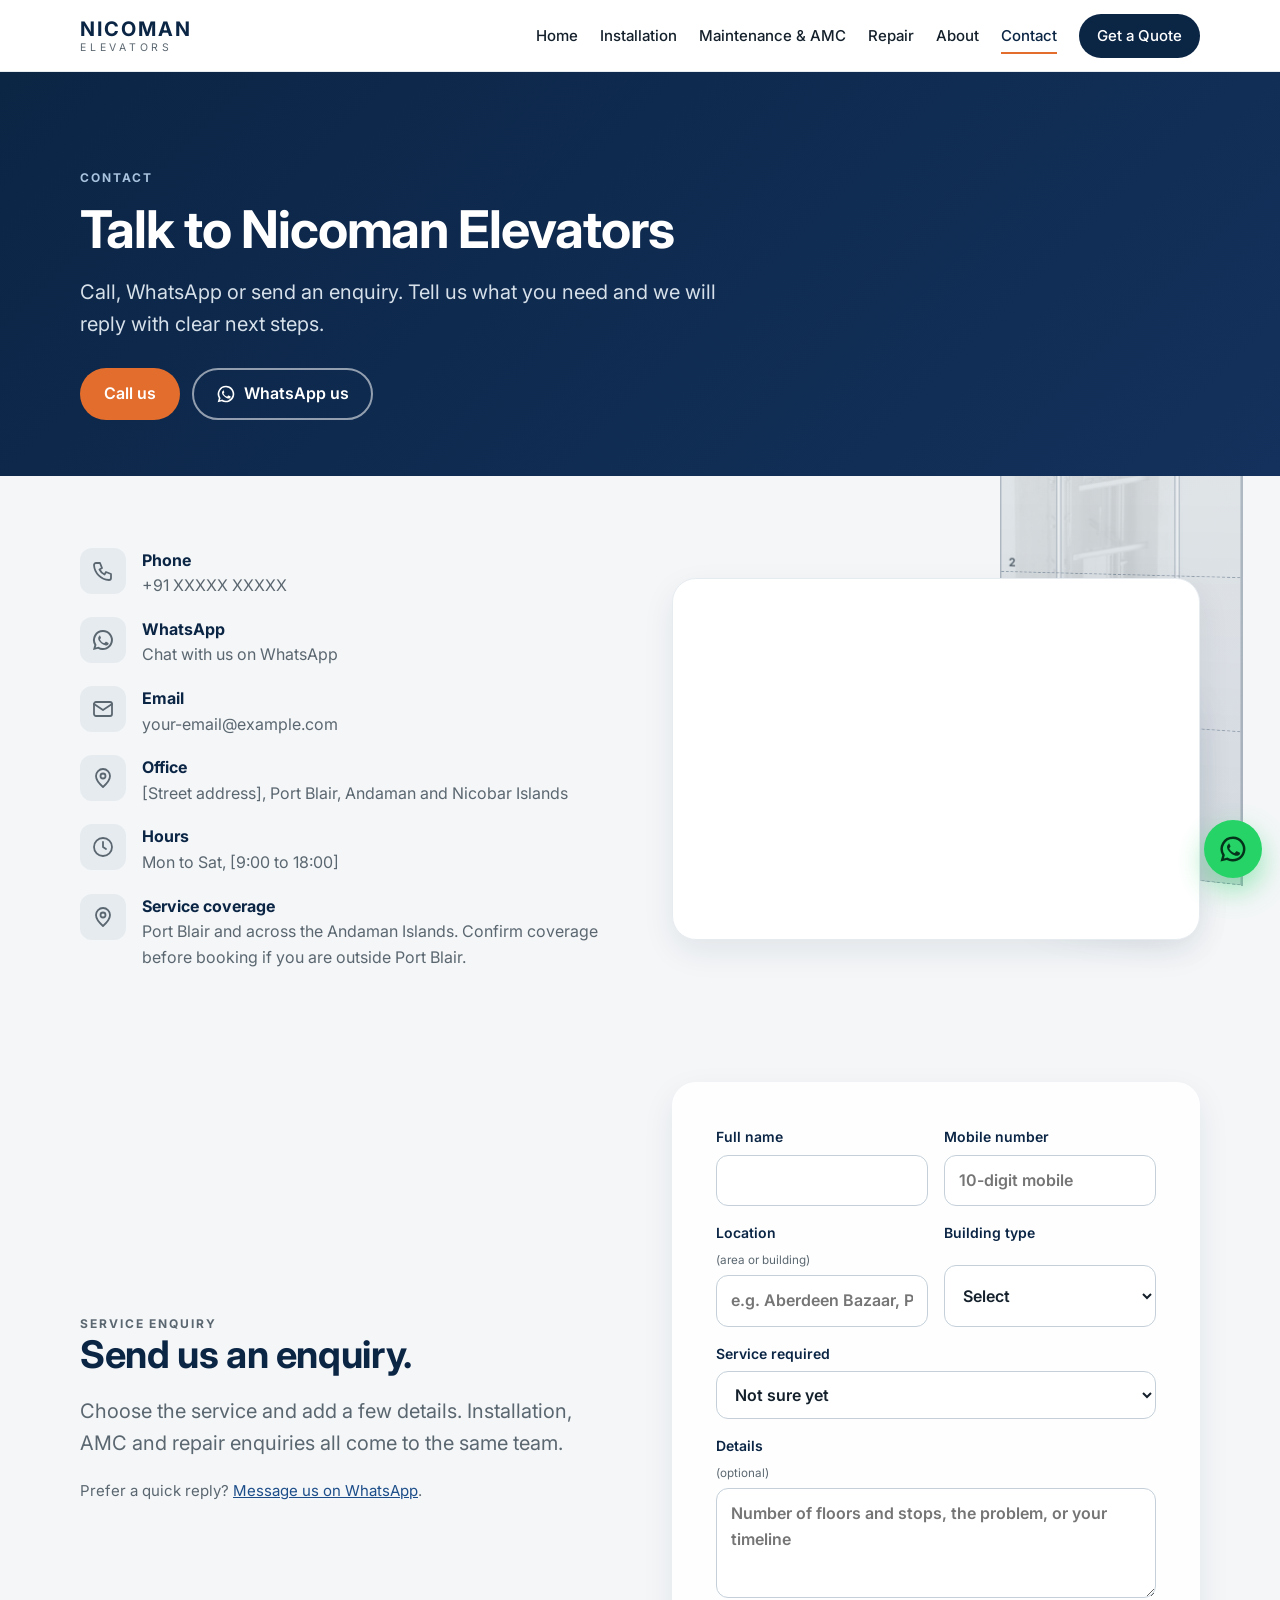
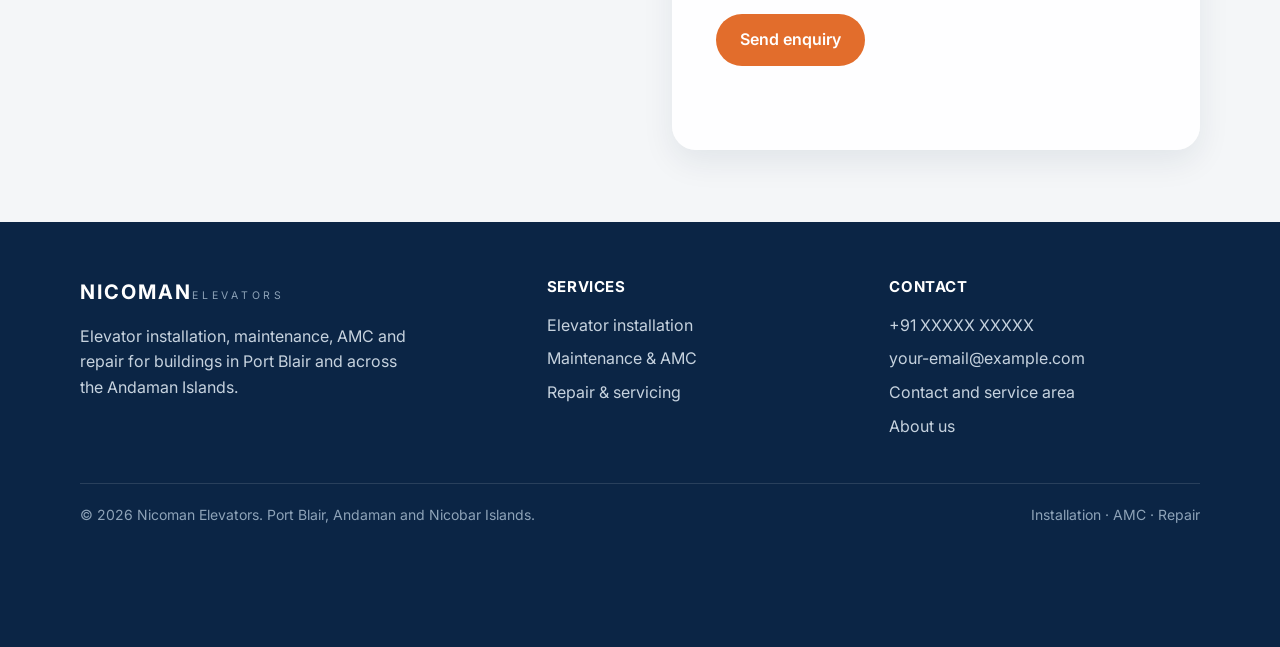
<file: contact.html>
<!doctype html>
<html lang="en-IN">
<head>
<meta charset="utf-8">
<meta name="viewport" content="width=device-width, initial-scale=1">
<title>Contact Nicoman Elevators | Lift Service in Port Blair</title>
<meta name="description" content="Call, WhatsApp or email Nicoman Elevators in Port Blair. Installation, AMC and repair enquiries for buildings across the Andaman Islands.">
<link rel="canonical" href="https://nico.atla.in/contact.html">
<meta name="robots" content="index, follow">
<meta property="og:type" content="website">
<meta property="og:site_name" content="Nicoman Elevators">
<meta property="og:title" content="Contact Nicoman Elevators | Lift Service in Port Blair">
<meta property="og:description" content="Call, WhatsApp or email Nicoman Elevators in Port Blair. Installation, AMC and repair enquiries for buildings across the Andaman Islands.">
<meta property="og:url" content="https://nico.atla.in/contact.html">
<meta property="og:image" content="https://nico.atla.in/assets/img/glass-cabin-atrium.jpg">
<meta name="theme-color" content="#0b2545">
<link rel="icon" href="assets/img/favicon.svg" type="image/svg+xml">
<link rel="preconnect" href="https://fonts.googleapis.com">
<link rel="preconnect" href="https://fonts.gstatic.com" crossorigin>
<link href="https://fonts.googleapis.com/css2?family=Inter:wght@400;500;600;700;800&amp;display=swap" rel="stylesheet">
<link rel="stylesheet" href="assets/css/style.css">
<script type="application/ld+json">{"@context": "https://schema.org", "@type": "LocalBusiness", "name": "Nicoman Elevators", "url": "https://nico.atla.in/", "description": "Elevator installation, maintenance, AMC and repair for residential, commercial and hospitality buildings in Port Blair and across the Andaman Islands.", "address": {"@type": "PostalAddress", "addressLocality": "Port Blair", "addressRegion": "Andaman and Nicobar Islands", "addressCountry": "IN"}, "areaServed": ["Port Blair", "Andaman Islands"], "serviceType": ["Elevator installation", "Elevator maintenance", "Elevator AMC", "Elevator repair"]}</script>
</head>
<body>
<a class="skip" href="#main">Skip to content</a>
<header class="site-header">
  <div class="wrap nav">
    <a class="brand" href="index.html" aria-label="Nicoman Elevators home"><strong>NICOMAN</strong><span>ELEVATORS</span></a>
    <button class="nav__toggle" type="button" aria-expanded="false" aria-controls="menu" aria-label="Open menu"><span></span></button>
    <nav class="nav__links" id="menu" aria-label="Main">
      <a href="index.html">Home</a>
      <a href="installation.html">Installation</a>
      <a href="maintenance-amc.html">Maintenance &amp; AMC</a>
      <a href="repair.html">Repair</a>
      <a href="about.html">About</a>
      <a href="contact.html" aria-current="page">Contact</a>
      <a class="nav__cta" href="contact.html#enquiry">Get a Quote</a>
    </nav>
  </div>
</header>
<div class="shaft" aria-hidden="true">
  <div class="shaft__well">
    <span class="shaft__rail shaft__rail--l"></span>
    <span class="shaft__rail shaft__rail--r"></span>
    <span class="shaft__landing" style="bottom:calc((100% - var(--cabin-h)) * 0)"><span>G</span></span>
    <span class="shaft__landing" style="bottom:calc((100% - var(--cabin-h)) * 0.25)"><span>1</span></span>
    <span class="shaft__landing" style="bottom:calc((100% - var(--cabin-h)) * 0.5)"><span>2</span></span>
    <span class="shaft__landing" style="bottom:calc((100% - var(--cabin-h)) * 0.75)"><span>3</span></span>
    <span class="shaft__landing" style="bottom:calc(100% - var(--cabin-h))"><span>4</span></span>
    <img class="shaft__cabin" src="assets/img/glass-cabin-atrium.jpg" alt="" width="351" height="526">
  </div>
  <div class="shaft__readout">Floor <strong data-floor>G</strong></div>
</div>

<main id="main">
<header class="page-hero">
  <div class="wrap">
    <p class="eyebrow">Contact</p>
    <h1>Talk to Nicoman Elevators</h1>
    <p class="lead">Call, WhatsApp or send an enquiry. Tell us what you need and we will reply with clear next steps.</p>
    <div class="btn-row"><a class="btn btn--primary" data-tel href="#">Call us</a><a class="btn btn--ghost" data-wa href="#"><svg viewBox="0 0 24 24" aria-hidden="true" data-filled><path d="M12 2a10 10 0 0 0-8.6 15.1L2 22l5-1.3A10 10 0 1 0 12 2zm0 2a8 8 0 1 1-4.1 14.9l-.3-.2-2.9.8.8-2.8-.2-.3A8 8 0 0 1 12 4zm-3.2 4c-.2 0-.5.1-.7.3-.3.3-.9.9-.9 2.1s.9 2.5 1 2.6c.1.2 1.8 2.8 4.4 3.8 2.2.9 2.6.7 3.1.6.5-.1 1.5-.6 1.7-1.2.2-.6.2-1.1.2-1.2-.1-.1-.2-.2-.5-.3l-1.9-.9c-.3-.1-.5-.1-.7.1l-.9 1.1c-.2.2-.3.2-.6.1-.3-.1-1.2-.4-2.3-1.4-.9-.8-1.4-1.7-1.6-2-.2-.3 0-.4.1-.6l.4-.5c.1-.2.2-.3.3-.5.1-.2 0-.4 0-.5l-.9-2.1c-.2-.5-.4-.5-.6-.5z"/></svg> WhatsApp us</a></div>
  </div>
</header>

<section>
  <div class="wrap split">
    <div class="reveal">
      <div class="contact-list">
        <div class="contact-item"><span class="icon"><svg viewBox="0 0 24 24"><path d="M5 4h4l2 5-2.5 1.5a11 11 0 0 0 5 5L15 13l5 2v4a2 2 0 0 1-2 2A16 16 0 0 1 3 6a2 2 0 0 1 2-2z"/></svg></span><div><strong>Phone</strong><a data-tel href="#" data-site="phoneDisplay">+91 XXXXX XXXXX</a></div></div>
        <div class="contact-item"><span class="icon"><svg viewBox="0 0 24 24" aria-hidden="true" data-filled><path d="M12 2a10 10 0 0 0-8.6 15.1L2 22l5-1.3A10 10 0 1 0 12 2zm0 2a8 8 0 1 1-4.1 14.9l-.3-.2-2.9.8.8-2.8-.2-.3A8 8 0 0 1 12 4zm-3.2 4c-.2 0-.5.1-.7.3-.3.3-.9.9-.9 2.1s.9 2.5 1 2.6c.1.2 1.8 2.8 4.4 3.8 2.2.9 2.6.7 3.1.6.5-.1 1.5-.6 1.7-1.2.2-.6.2-1.1.2-1.2-.1-.1-.2-.2-.5-.3l-1.9-.9c-.3-.1-.5-.1-.7.1l-.9 1.1c-.2.2-.3.2-.6.1-.3-.1-1.2-.4-2.3-1.4-.9-.8-1.4-1.7-1.6-2-.2-.3 0-.4.1-.6l.4-.5c.1-.2.2-.3.3-.5.1-.2 0-.4 0-.5l-.9-2.1c-.2-.5-.4-.5-.6-.5z"/></svg></span><div><strong>WhatsApp</strong><a data-wa href="#" data-keep-text>Chat with us on WhatsApp</a></div></div>
        <div class="contact-item"><span class="icon"><svg viewBox="0 0 24 24"><rect x="3" y="5" width="18" height="14" rx="2"/><path d="M3 7l9 6 9-6"/></svg></span><div><strong>Email</strong><a data-mail href="#">your-email@example.com</a></div></div>
        <div class="contact-item"><span class="icon"><svg viewBox="0 0 24 24"><path d="M12 21s-7-6.2-7-11a7 7 0 0 1 14 0c0 4.8-7 11-7 11z"/><circle cx="12" cy="10" r="2.5"/></svg></span><div><strong>Office</strong><span data-site="address">[Street address], Port Blair, Andaman and Nicobar Islands</span></div></div>
        <div class="contact-item"><span class="icon"><svg viewBox="0 0 24 24"><circle cx="12" cy="12" r="9"/><path d="M12 7v5l3 2"/></svg></span><div><strong>Hours</strong><span data-site="hours">Mon to Sat, [9:00 to 18:00]</span></div></div>
        <div class="contact-item"><span class="icon"><svg viewBox="0 0 24 24"><path d="M12 21s-7-6.2-7-11a7 7 0 0 1 14 0c0 4.8-7 11-7 11z"/><circle cx="12" cy="10" r="2.5"/></svg></span><div><strong>Service coverage</strong><span>Port Blair and across the Andaman Islands. Confirm coverage before booking if you are outside Port Blair.</span></div></div>
      </div>
    </div>
    <div class="map reveal">
      <iframe title="Map showing Port Blair, Andaman and Nicobar Islands" src="https://www.google.com/maps?q=Port+Blair,+Andaman+and+Nicobar+Islands&amp;output=embed" loading="lazy" referrerpolicy="no-referrer-when-downgrade"></iframe>
    </div>
  </div>
</section>

<section id="enquiry" class="section--tight">
  <div class="wrap split">
    <div class="reveal">
      <p class="eyebrow">Service enquiry</p>
      <h2>Send us an enquiry.</h2>
      <p class="lead">Choose the service and add a few details. Installation, AMC and repair enquiries all come to the same team.</p>
      <p style="margin-top:18px;color:var(--steel);font-size:15px">Prefer a quick reply? <a href="#" data-wa>Message us on WhatsApp</a>.</p>
    </div>
    <div class="panel reveal"><form class="form" data-enquiry="General enquiry" novalidate>
        <label>Full name<input name="name" autocomplete="name" required></label>
        <label>Mobile number<input name="phone" type="tel" inputmode="tel" autocomplete="tel" placeholder="10-digit mobile" required></label>
        <label>Location <small>(area or building)</small><input name="location" placeholder="e.g. Aberdeen Bazaar, Port Blair" required></label>
        <label>Building type<select name="building" required><option value="">Select</option><option value="Residential (G+3 / G+4)">Residential (G+3 / G+4)</option><option value="Residential (other)">Residential (other)</option><option value="Hotel or resort">Hotel or resort</option><option value="Commercial or office">Commercial or office</option><option value="Institutional">Institutional</option><option value="Apartment association or property manager">Apartment association or property manager</option><option value="Builder or contractor">Builder or contractor</option><option value="Other">Other</option></select></label>
        <label class="full">Service required<select name="service" required><option value="Elevator installation">Elevator installation</option><option value="Maintenance and AMC">Maintenance and AMC</option><option value="Repair or breakdown">Repair or breakdown</option><option value="Not sure yet" selected>Not sure yet</option></select></label>
        <label class="full">Details <small>(optional)</small><textarea name="message" rows="3" placeholder="Number of floors and stops, the problem, or your timeline"></textarea></label>
        <div class="hp" aria-hidden="true"><label>Leave this field empty<input name="website" tabindex="-1" autocomplete="off"></label></div>
        <button class="btn btn--primary" type="submit">Send enquiry</button>
        <p class="form-status" role="status" aria-live="polite"></p>
      </form></div>
  </div>
</section>
</main>
<footer class="site-footer">
  <div class="wrap">
    <div class="footer-grid">
      <div>
        <a class="brand" href="index.html"><strong>NICOMAN</strong><span>ELEVATORS</span></a>
        <p style="margin-top:18px;max-width:340px">Elevator installation, maintenance, AMC and repair for buildings in Port Blair and across the Andaman Islands.</p>
      </div>
      <div>
        <h3>Services</h3>
        <a href="installation.html">Elevator installation</a>
        <a href="maintenance-amc.html">Maintenance &amp; AMC</a>
        <a href="repair.html">Repair &amp; servicing</a>
      </div>
      <div>
        <h3>Contact</h3>
        <a data-tel href="#" data-site="phoneDisplay">+91 XXXXX XXXXX</a>
        <a data-mail href="#">your-email@example.com</a>
        <a href="contact.html">Contact and service area</a>
        <a href="about.html">About us</a>
      </div>
    </div>
    <div class="footer-bottom">
      <span>&copy; <span data-year>2026</span> Nicoman Elevators. Port Blair, Andaman and Nicobar Islands.</span>
      <span>Installation &middot; AMC &middot; Repair</span>
    </div>
  </div>
</footer>

<a class="wa-float" data-wa href="#" aria-label="Chat with Nicoman Elevators on WhatsApp"><svg viewBox="0 0 24 24" aria-hidden="true" data-filled><path d="M12 2a10 10 0 0 0-8.6 15.1L2 22l5-1.3A10 10 0 1 0 12 2zm0 2a8 8 0 1 1-4.1 14.9l-.3-.2-2.9.8.8-2.8-.2-.3A8 8 0 0 1 12 4zm-3.2 4c-.2 0-.5.1-.7.3-.3.3-.9.9-.9 2.1s.9 2.5 1 2.6c.1.2 1.8 2.8 4.4 3.8 2.2.9 2.6.7 3.1.6.5-.1 1.5-.6 1.7-1.2.2-.6.2-1.1.2-1.2-.1-.1-.2-.2-.5-.3l-1.9-.9c-.3-.1-.5-.1-.7.1l-.9 1.1c-.2.2-.3.2-.6.1-.3-.1-1.2-.4-2.3-1.4-.9-.8-1.4-1.7-1.6-2-.2-.3 0-.4.1-.6l.4-.5c.1-.2.2-.3.3-.5.1-.2 0-.4 0-.5l-.9-2.1c-.2-.5-.4-.5-.6-.5z"/></svg></a>
<nav class="mobile-bar" aria-label="Quick actions">
  <a data-tel href="#">Call</a>
  <a data-wa href="#">WhatsApp</a>
  <a href="contact.html#enquiry">Enquire</a>
</nav>
<script src="assets/js/main.js" defer></script>
</body>
</html>
</file>
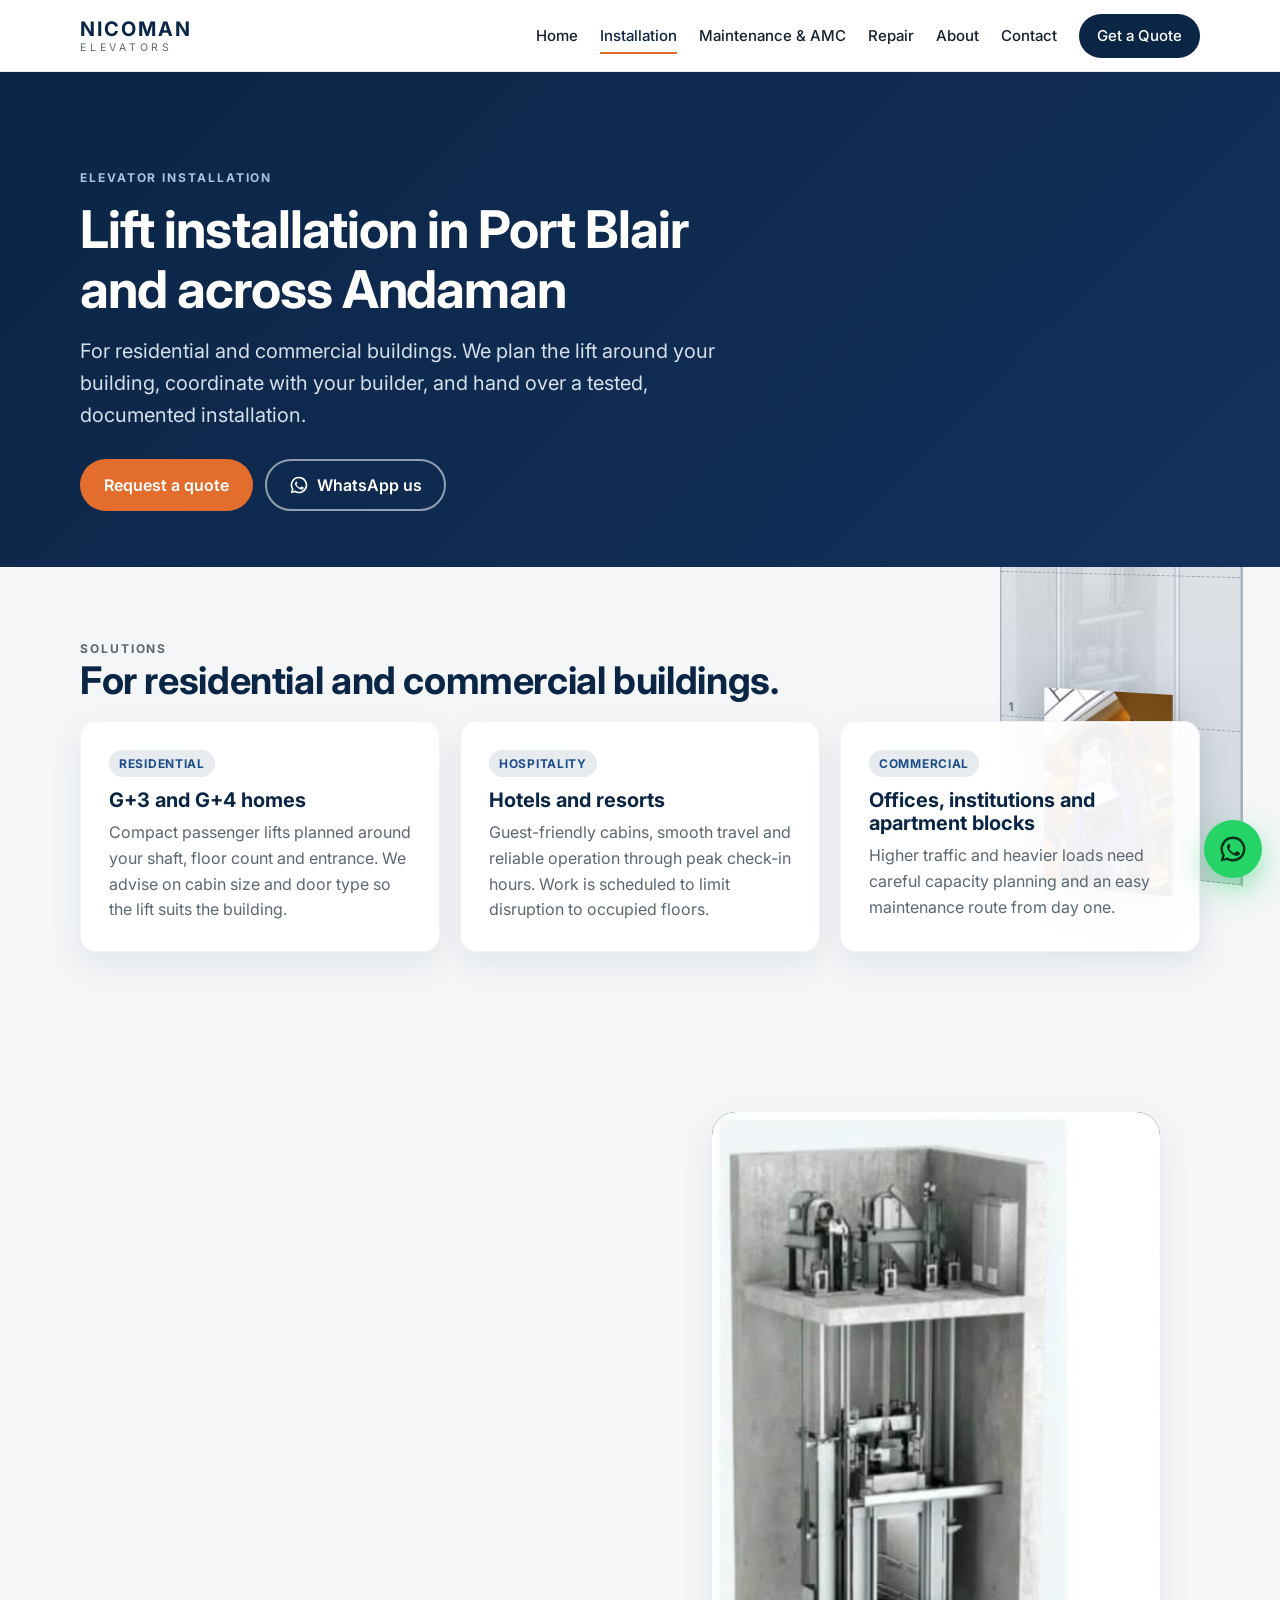
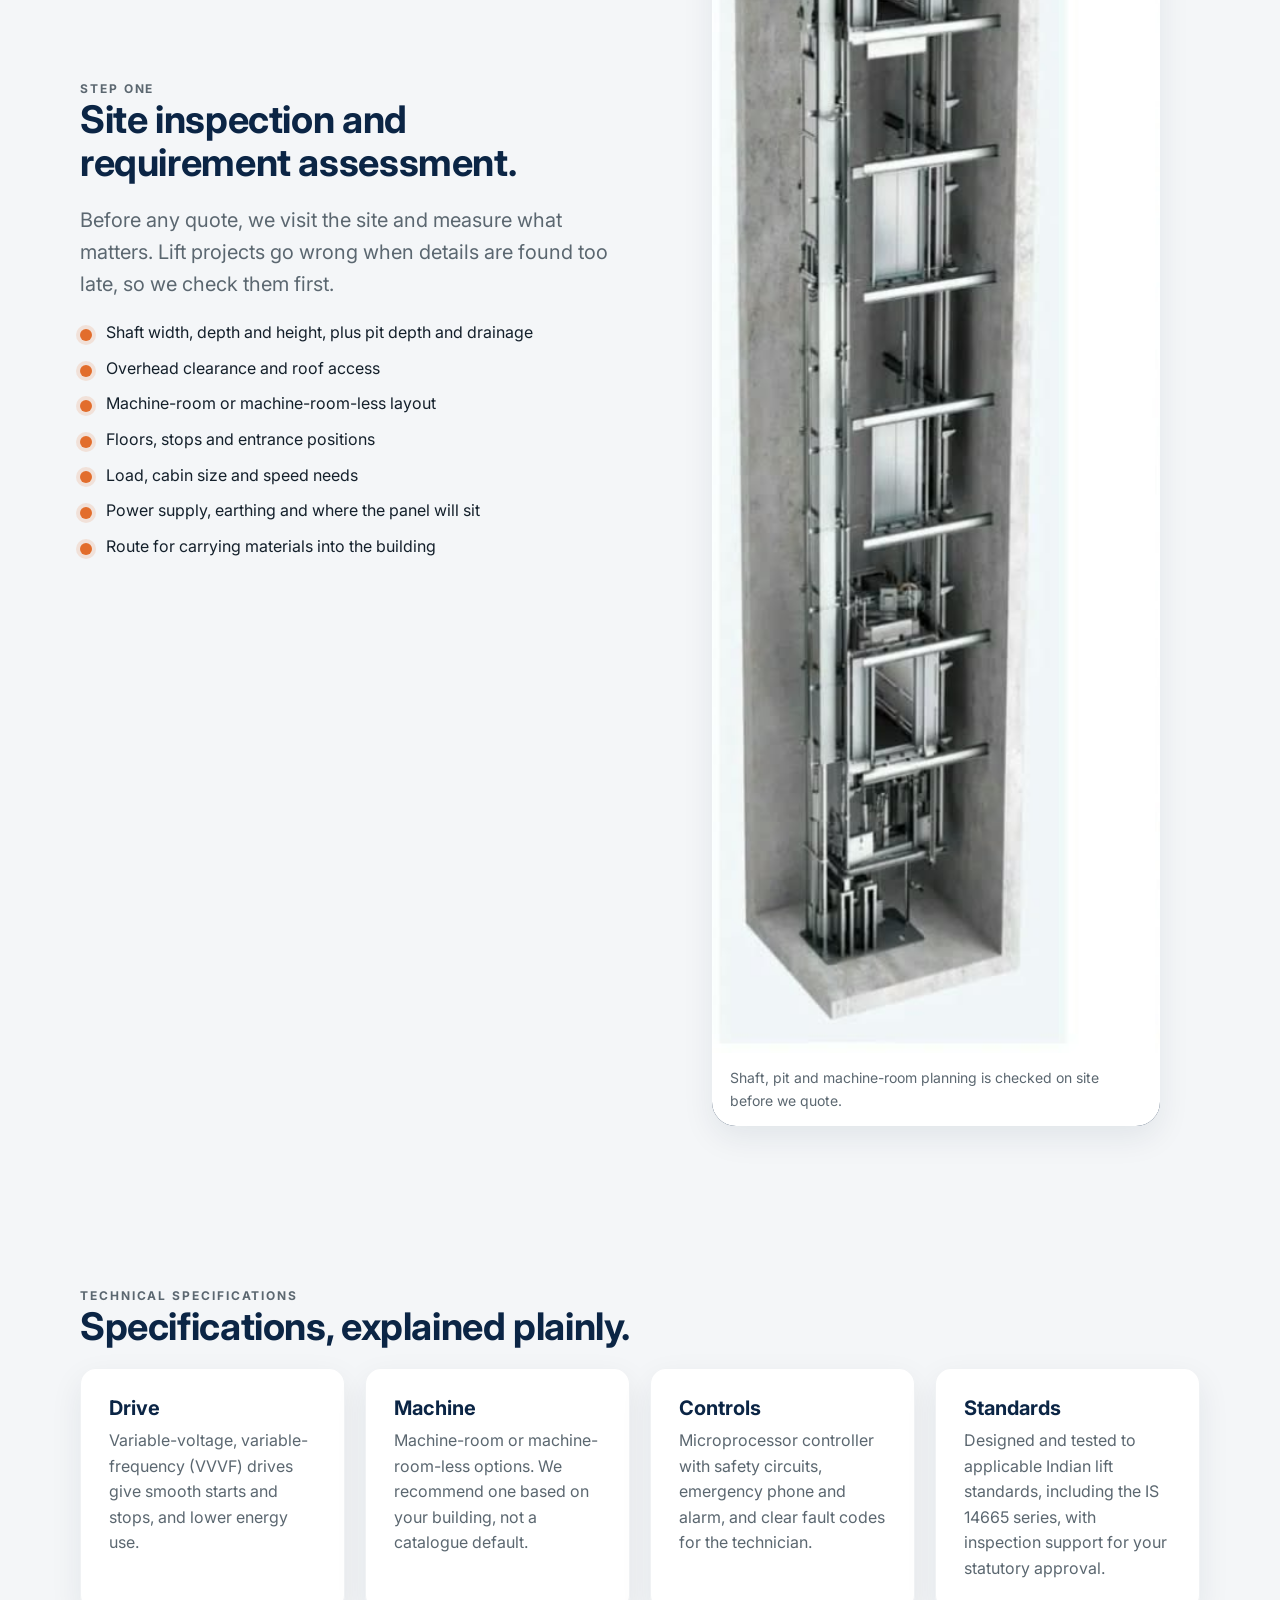
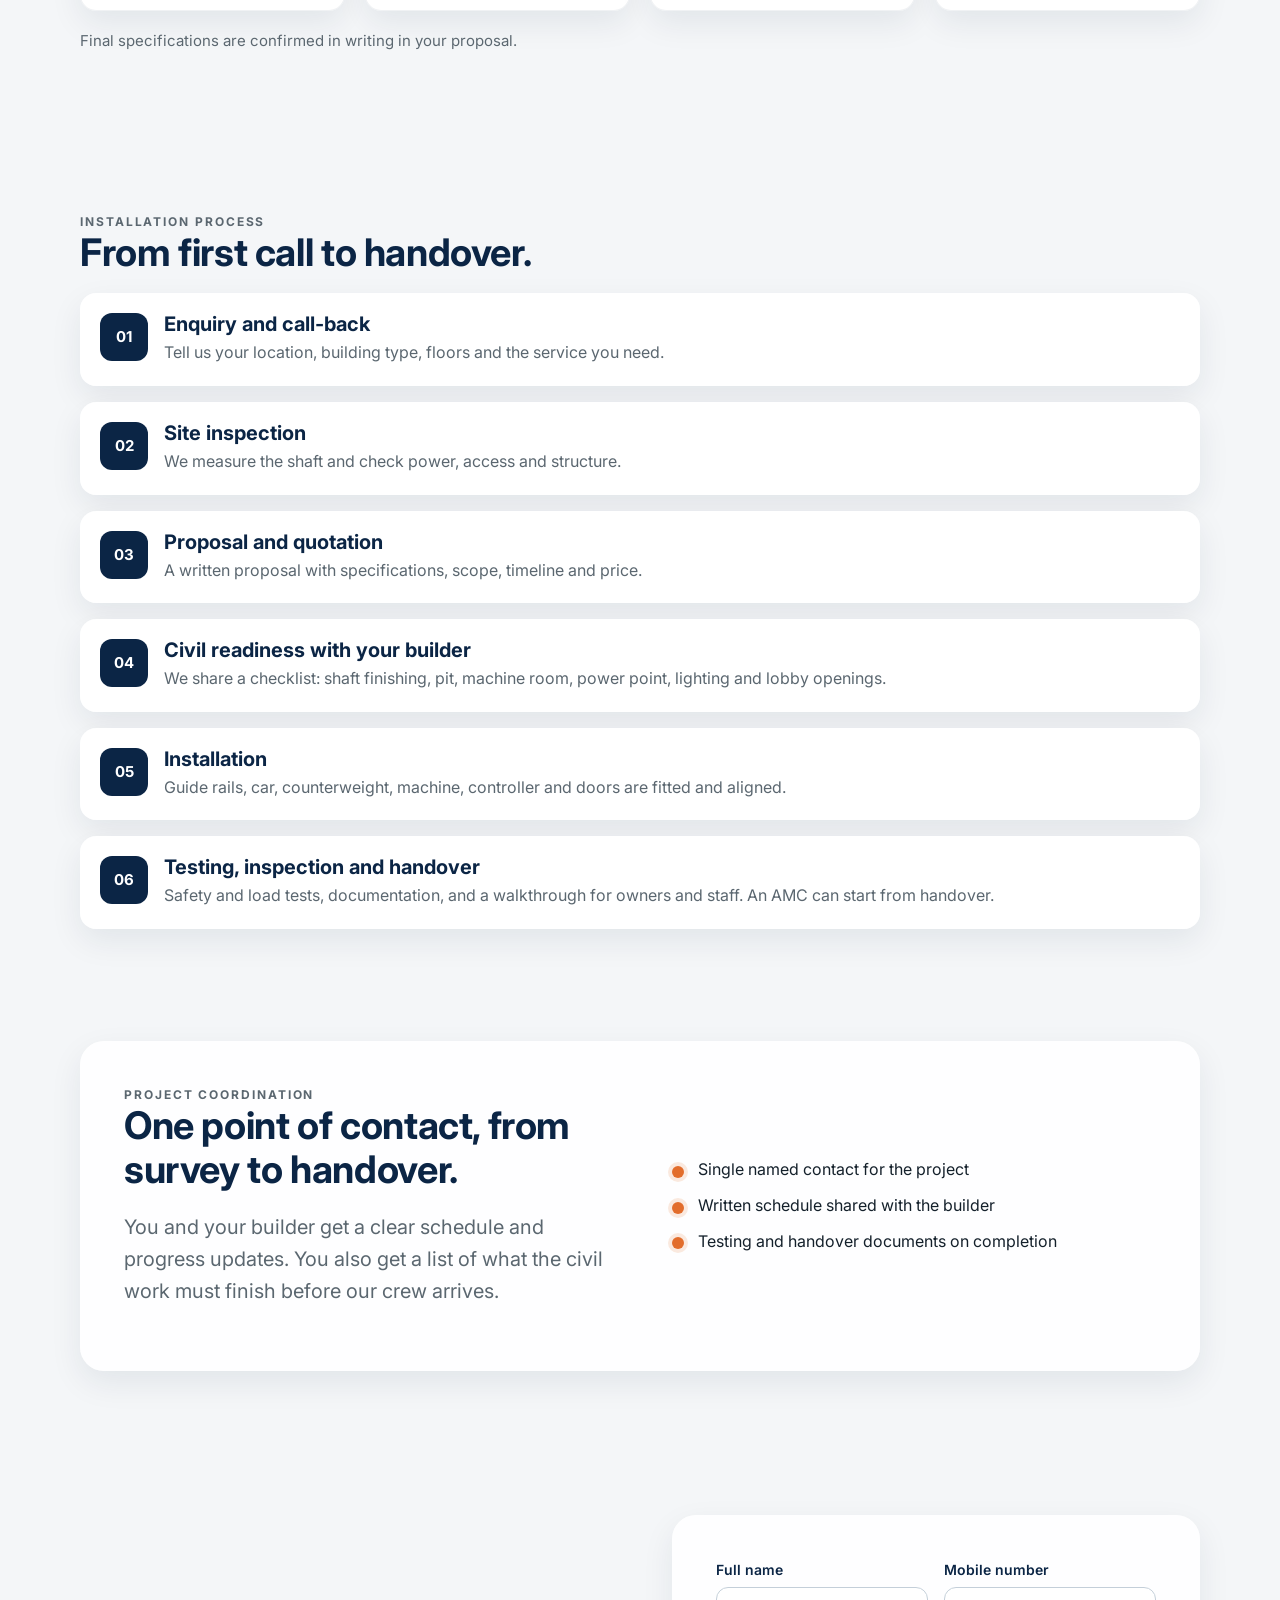
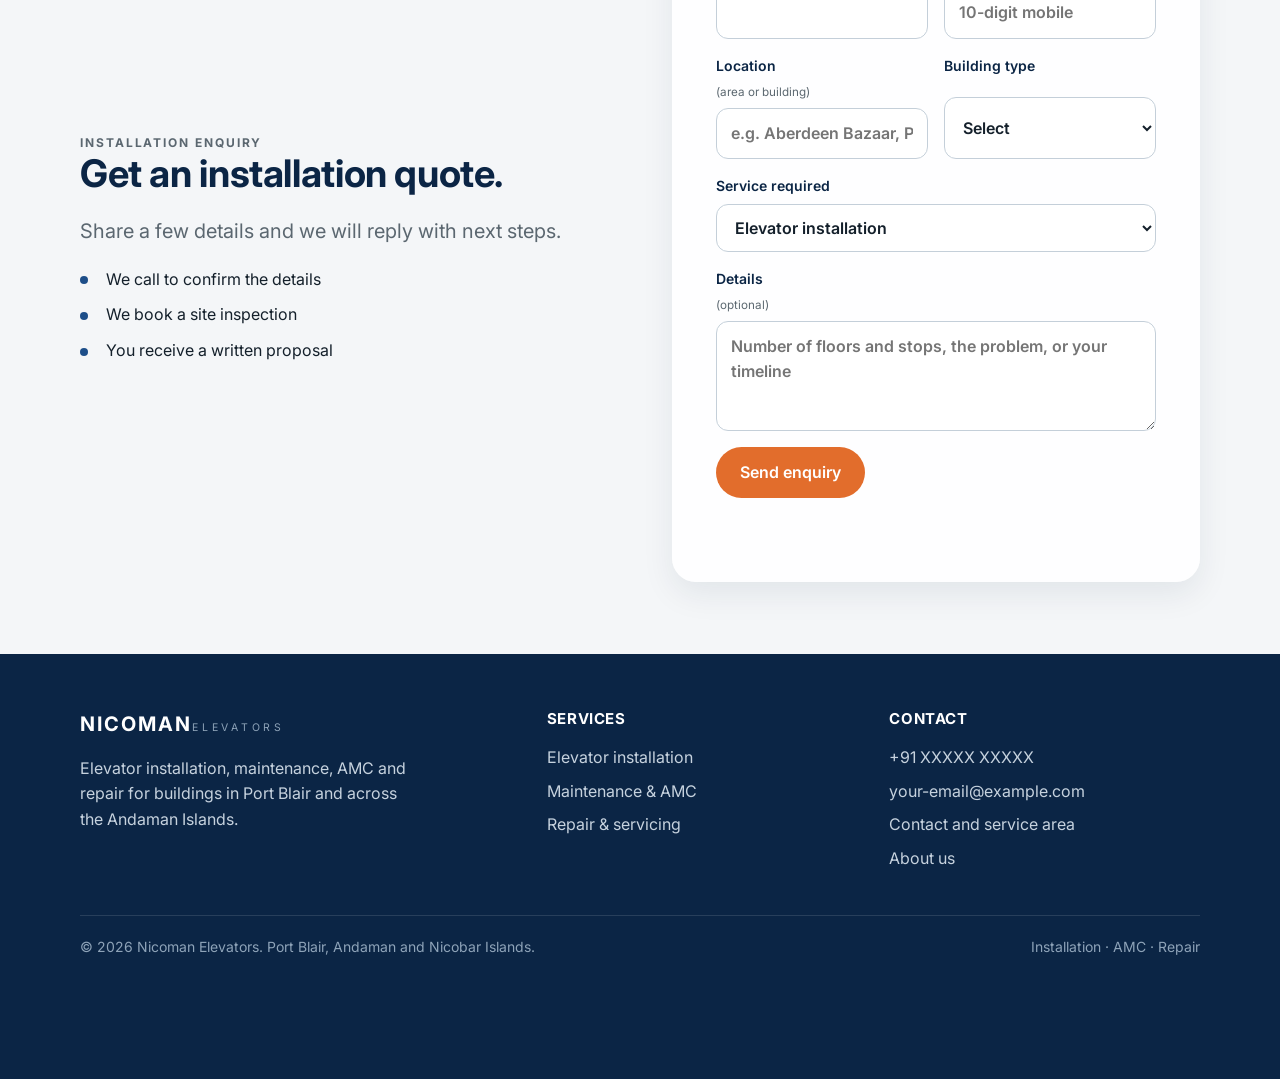
<file: installation.html>
<!doctype html>
<html lang="en-IN">
<head>
<meta charset="utf-8">
<meta name="viewport" content="width=device-width, initial-scale=1">
<title>Lift Installation in Port Blair and Andaman | Nicoman Elevators</title>
<meta name="description" content="Elevator installation in Port Blair for G+3 and G+4 homes, hotels and commercial buildings. Site survey, builder coordination, testing and handover.">
<link rel="canonical" href="https://nico.atla.in/installation.html">
<meta name="robots" content="index, follow">
<meta property="og:type" content="website">
<meta property="og:site_name" content="Nicoman Elevators">
<meta property="og:title" content="Lift Installation in Port Blair and Andaman | Nicoman Elevators">
<meta property="og:description" content="Elevator installation in Port Blair for G+3 and G+4 homes, hotels and commercial buildings. Site survey, builder coordination, testing and handover.">
<meta property="og:url" content="https://nico.atla.in/installation.html">
<meta property="og:image" content="https://nico.atla.in/assets/img/glass-cabin-atrium.jpg">
<meta name="theme-color" content="#0b2545">
<link rel="icon" href="assets/img/favicon.svg" type="image/svg+xml">
<link rel="preconnect" href="https://fonts.googleapis.com">
<link rel="preconnect" href="https://fonts.gstatic.com" crossorigin>
<link href="https://fonts.googleapis.com/css2?family=Inter:wght@400;500;600;700;800&amp;display=swap" rel="stylesheet">
<link rel="stylesheet" href="assets/css/style.css">
</head>
<body>
<a class="skip" href="#main">Skip to content</a>
<header class="site-header">
  <div class="wrap nav">
    <a class="brand" href="index.html" aria-label="Nicoman Elevators home"><strong>NICOMAN</strong><span>ELEVATORS</span></a>
    <button class="nav__toggle" type="button" aria-expanded="false" aria-controls="menu" aria-label="Open menu"><span></span></button>
    <nav class="nav__links" id="menu" aria-label="Main">
      <a href="index.html">Home</a>
      <a href="installation.html" aria-current="page">Installation</a>
      <a href="maintenance-amc.html">Maintenance &amp; AMC</a>
      <a href="repair.html">Repair</a>
      <a href="about.html">About</a>
      <a href="contact.html">Contact</a>
      <a class="nav__cta" href="contact.html#enquiry">Get a Quote</a>
    </nav>
  </div>
</header>
<div class="shaft" aria-hidden="true">
  <div class="shaft__well">
    <span class="shaft__rail shaft__rail--l"></span>
    <span class="shaft__rail shaft__rail--r"></span>
    <span class="shaft__landing" style="bottom:calc((100% - var(--cabin-h)) * 0)"><span>G</span></span>
    <span class="shaft__landing" style="bottom:calc((100% - var(--cabin-h)) * 0.25)"><span>1</span></span>
    <span class="shaft__landing" style="bottom:calc((100% - var(--cabin-h)) * 0.5)"><span>2</span></span>
    <span class="shaft__landing" style="bottom:calc((100% - var(--cabin-h)) * 0.75)"><span>3</span></span>
    <span class="shaft__landing" style="bottom:calc(100% - var(--cabin-h))"><span>4</span></span>
    <img class="shaft__cabin" src="assets/img/glass-cabin-atrium.jpg" alt="" width="351" height="526">
  </div>
  <div class="shaft__readout">Floor <strong data-floor>G</strong></div>
</div>

<main id="main">
<header class="page-hero">
  <div class="wrap">
    <p class="eyebrow">Elevator installation</p>
    <h1>Lift installation in Port Blair and across Andaman</h1>
    <p class="lead">For residential and commercial buildings. We plan the lift around your building, coordinate with your builder, and hand over a tested, documented installation.</p>
    <div class="btn-row"><a class="btn btn--primary" href="#quote">Request a quote</a><a class="btn btn--ghost" data-wa href="#"><svg viewBox="0 0 24 24" aria-hidden="true" data-filled><path d="M12 2a10 10 0 0 0-8.6 15.1L2 22l5-1.3A10 10 0 1 0 12 2zm0 2a8 8 0 1 1-4.1 14.9l-.3-.2-2.9.8.8-2.8-.2-.3A8 8 0 0 1 12 4zm-3.2 4c-.2 0-.5.1-.7.3-.3.3-.9.9-.9 2.1s.9 2.5 1 2.6c.1.2 1.8 2.8 4.4 3.8 2.2.9 2.6.7 3.1.6.5-.1 1.5-.6 1.7-1.2.2-.6.2-1.1.2-1.2-.1-.1-.2-.2-.5-.3l-1.9-.9c-.3-.1-.5-.1-.7.1l-.9 1.1c-.2.2-.3.2-.6.1-.3-.1-1.2-.4-2.3-1.4-.9-.8-1.4-1.7-1.6-2-.2-.3 0-.4.1-.6l.4-.5c.1-.2.2-.3.3-.5.1-.2 0-.4 0-.5l-.9-2.1c-.2-.5-.4-.5-.6-.5z"/></svg> WhatsApp us</a></div>
  </div>
</header>

<section>
  <div class="wrap">
    <p class="eyebrow reveal">Solutions</p>
    <h2 class="reveal">For residential and commercial buildings.</h2>
    <div class="grid">
      <div class="card reveal"><span class="tag">Residential</span><h3>G+3 and G+4 homes</h3>
        <p>Compact passenger lifts planned around your shaft, floor count and entrance. We advise on cabin size and door type so the lift suits the building.</p></div>
      <div class="card reveal"><span class="tag">Hospitality</span><h3>Hotels and resorts</h3>
        <p>Guest-friendly cabins, smooth travel and reliable operation through peak check-in hours. Work is scheduled to limit disruption to occupied floors.</p></div>
      <div class="card reveal"><span class="tag">Commercial</span><h3>Offices, institutions and apartment blocks</h3>
        <p>Higher traffic and heavier loads need careful capacity planning and an easy maintenance route from day one.</p></div>
    </div>
  </div>
</section>

<section>
  <div class="wrap split">
    <div class="reveal">
      <p class="eyebrow">Step one</p>
      <h2>Site inspection and requirement assessment.</h2>
      <p class="lead">Before any quote, we visit the site and measure what matters. Lift projects go wrong when details are found too late, so we check them first.</p>
      <ul class="list" style="margin-top:20px">
        <li>Shaft width, depth and height, plus pit depth and drainage</li>
        <li>Overhead clearance and roof access</li>
        <li>Machine-room or machine-room-less layout</li>
        <li>Floors, stops and entrance positions</li>
        <li>Load, cabin size and speed needs</li>
        <li>Power supply, earthing and where the panel will sit</li>
        <li>Route for carrying materials into the building</li>
      </ul>
    </div>
    <figure class="media reveal">
      <img src="assets/img/hoistway-section.jpg" alt="Technical cross-section drawing of an elevator hoistway with machinery at the top and pit at the base" width="372" height="1280" loading="lazy">
      <figcaption>Shaft, pit and machine-room planning is checked on site before we quote.</figcaption>
    </figure>
  </div>
</section>

<section>
  <div class="wrap">
    <p class="eyebrow reveal">Technical specifications</p>
    <h2 class="reveal">Specifications, explained plainly.</h2>
    <div class="grid">
      <div class="card reveal"><h3>Drive</h3><p>Variable-voltage, variable-frequency (VVVF) drives give smooth starts and stops, and lower energy use.</p></div>
      <div class="card reveal"><h3>Machine</h3><p>Machine-room or machine-room-less options. We recommend one based on your building, not a catalogue default.</p></div>
      <div class="card reveal"><h3>Controls</h3><p>Microprocessor controller with safety circuits, emergency phone and alarm, and clear fault codes for the technician.</p></div>
      <div class="card reveal"><h3>Standards</h3><p>Designed and tested to applicable Indian lift standards, including the IS 14665 series, with inspection support for your statutory approval.</p></div>
    </div>
    <p class="reveal" style="margin-top:18px;color:var(--steel);font-size:15px">Final specifications are confirmed in writing in your proposal.</p>
  </div>
</section>

<section>
  <div class="wrap">
    <p class="eyebrow reveal">Installation process</p>
    <h2 class="reveal">From first call to handover.</h2>
    <ol class="steps">
      <li class="reveal"><h3>Enquiry and call-back</h3><p>Tell us your location, building type, floors and the service you need.</p></li>
      <li class="reveal"><h3>Site inspection</h3><p>We measure the shaft and check power, access and structure.</p></li>
      <li class="reveal"><h3>Proposal and quotation</h3><p>A written proposal with specifications, scope, timeline and price.</p></li>
      <li class="reveal"><h3>Civil readiness with your builder</h3><p>We share a checklist: shaft finishing, pit, machine room, power point, lighting and lobby openings.</p></li>
      <li class="reveal"><h3>Installation</h3><p>Guide rails, car, counterweight, machine, controller and doors are fitted and aligned.</p></li>
      <li class="reveal"><h3>Testing, inspection and handover</h3><p>Safety and load tests, documentation, and a walkthrough for owners and staff. An AMC can start from handover.</p></li>
    </ol>
  </div>
</section>

<section class="section--tight">
  <div class="wrap">
    <div class="panel split reveal">
      <div>
        <p class="eyebrow">Project coordination</p>
        <h2>One point of contact, from survey to handover.</h2>
        <p class="lead">You and your builder get a clear schedule and progress updates. You also get a list of what the civil work must finish before our crew arrives.</p>
      </div>
      <ul class="list">
        <li>Single named contact for the project</li>
        <li>Written schedule shared with the builder</li>
        <li>Testing and handover documents on completion</li>
      </ul>
    </div>
  </div>
</section>

<section id="quote">
  <div class="wrap split">
    <div class="reveal">
      <p class="eyebrow">Installation enquiry</p>
      <h2>Get an installation quote.</h2>
      <p class="lead">Share a few details and we will reply with next steps.</p>
      <ul class="list list--plain" style="margin-top:20px">
        <li>We call to confirm the details</li>
        <li>We book a site inspection</li>
        <li>You receive a written proposal</li>
      </ul>
    </div>
    <div class="panel reveal"><form class="form" data-enquiry="Installation" novalidate>
        <label>Full name<input name="name" autocomplete="name" required></label>
        <label>Mobile number<input name="phone" type="tel" inputmode="tel" autocomplete="tel" placeholder="10-digit mobile" required></label>
        <label>Location <small>(area or building)</small><input name="location" placeholder="e.g. Aberdeen Bazaar, Port Blair" required></label>
        <label>Building type<select name="building" required><option value="">Select</option><option value="Residential (G+3 / G+4)">Residential (G+3 / G+4)</option><option value="Residential (other)">Residential (other)</option><option value="Hotel or resort">Hotel or resort</option><option value="Commercial or office">Commercial or office</option><option value="Institutional">Institutional</option><option value="Apartment association or property manager">Apartment association or property manager</option><option value="Builder or contractor">Builder or contractor</option><option value="Other">Other</option></select></label>
        <label class="full">Service required<select name="service" required><option value="Elevator installation" selected>Elevator installation</option><option value="Maintenance and AMC">Maintenance and AMC</option><option value="Repair or breakdown">Repair or breakdown</option><option value="Not sure yet">Not sure yet</option></select></label>
        <label class="full">Details <small>(optional)</small><textarea name="message" rows="3" placeholder="Number of floors and stops, the problem, or your timeline"></textarea></label>
        <div class="hp" aria-hidden="true"><label>Leave this field empty<input name="website" tabindex="-1" autocomplete="off"></label></div>
        <button class="btn btn--primary" type="submit">Send enquiry</button>
        <p class="form-status" role="status" aria-live="polite"></p>
      </form></div>
  </div>
</section>
</main>
<footer class="site-footer">
  <div class="wrap">
    <div class="footer-grid">
      <div>
        <a class="brand" href="index.html"><strong>NICOMAN</strong><span>ELEVATORS</span></a>
        <p style="margin-top:18px;max-width:340px">Elevator installation, maintenance, AMC and repair for buildings in Port Blair and across the Andaman Islands.</p>
      </div>
      <div>
        <h3>Services</h3>
        <a href="installation.html">Elevator installation</a>
        <a href="maintenance-amc.html">Maintenance &amp; AMC</a>
        <a href="repair.html">Repair &amp; servicing</a>
      </div>
      <div>
        <h3>Contact</h3>
        <a data-tel href="#" data-site="phoneDisplay">+91 XXXXX XXXXX</a>
        <a data-mail href="#">your-email@example.com</a>
        <a href="contact.html">Contact and service area</a>
        <a href="about.html">About us</a>
      </div>
    </div>
    <div class="footer-bottom">
      <span>&copy; <span data-year>2026</span> Nicoman Elevators. Port Blair, Andaman and Nicobar Islands.</span>
      <span>Installation &middot; AMC &middot; Repair</span>
    </div>
  </div>
</footer>

<a class="wa-float" data-wa href="#" aria-label="Chat with Nicoman Elevators on WhatsApp"><svg viewBox="0 0 24 24" aria-hidden="true" data-filled><path d="M12 2a10 10 0 0 0-8.6 15.1L2 22l5-1.3A10 10 0 1 0 12 2zm0 2a8 8 0 1 1-4.1 14.9l-.3-.2-2.9.8.8-2.8-.2-.3A8 8 0 0 1 12 4zm-3.2 4c-.2 0-.5.1-.7.3-.3.3-.9.9-.9 2.1s.9 2.5 1 2.6c.1.2 1.8 2.8 4.4 3.8 2.2.9 2.6.7 3.1.6.5-.1 1.5-.6 1.7-1.2.2-.6.2-1.1.2-1.2-.1-.1-.2-.2-.5-.3l-1.9-.9c-.3-.1-.5-.1-.7.1l-.9 1.1c-.2.2-.3.2-.6.1-.3-.1-1.2-.4-2.3-1.4-.9-.8-1.4-1.7-1.6-2-.2-.3 0-.4.1-.6l.4-.5c.1-.2.2-.3.3-.5.1-.2 0-.4 0-.5l-.9-2.1c-.2-.5-.4-.5-.6-.5z"/></svg></a>
<nav class="mobile-bar" aria-label="Quick actions">
  <a data-tel href="#">Call</a>
  <a data-wa href="#">WhatsApp</a>
  <a href="contact.html#enquiry">Enquire</a>
</nav>
<script src="assets/js/main.js" defer></script>
</body>
</html>
</file>
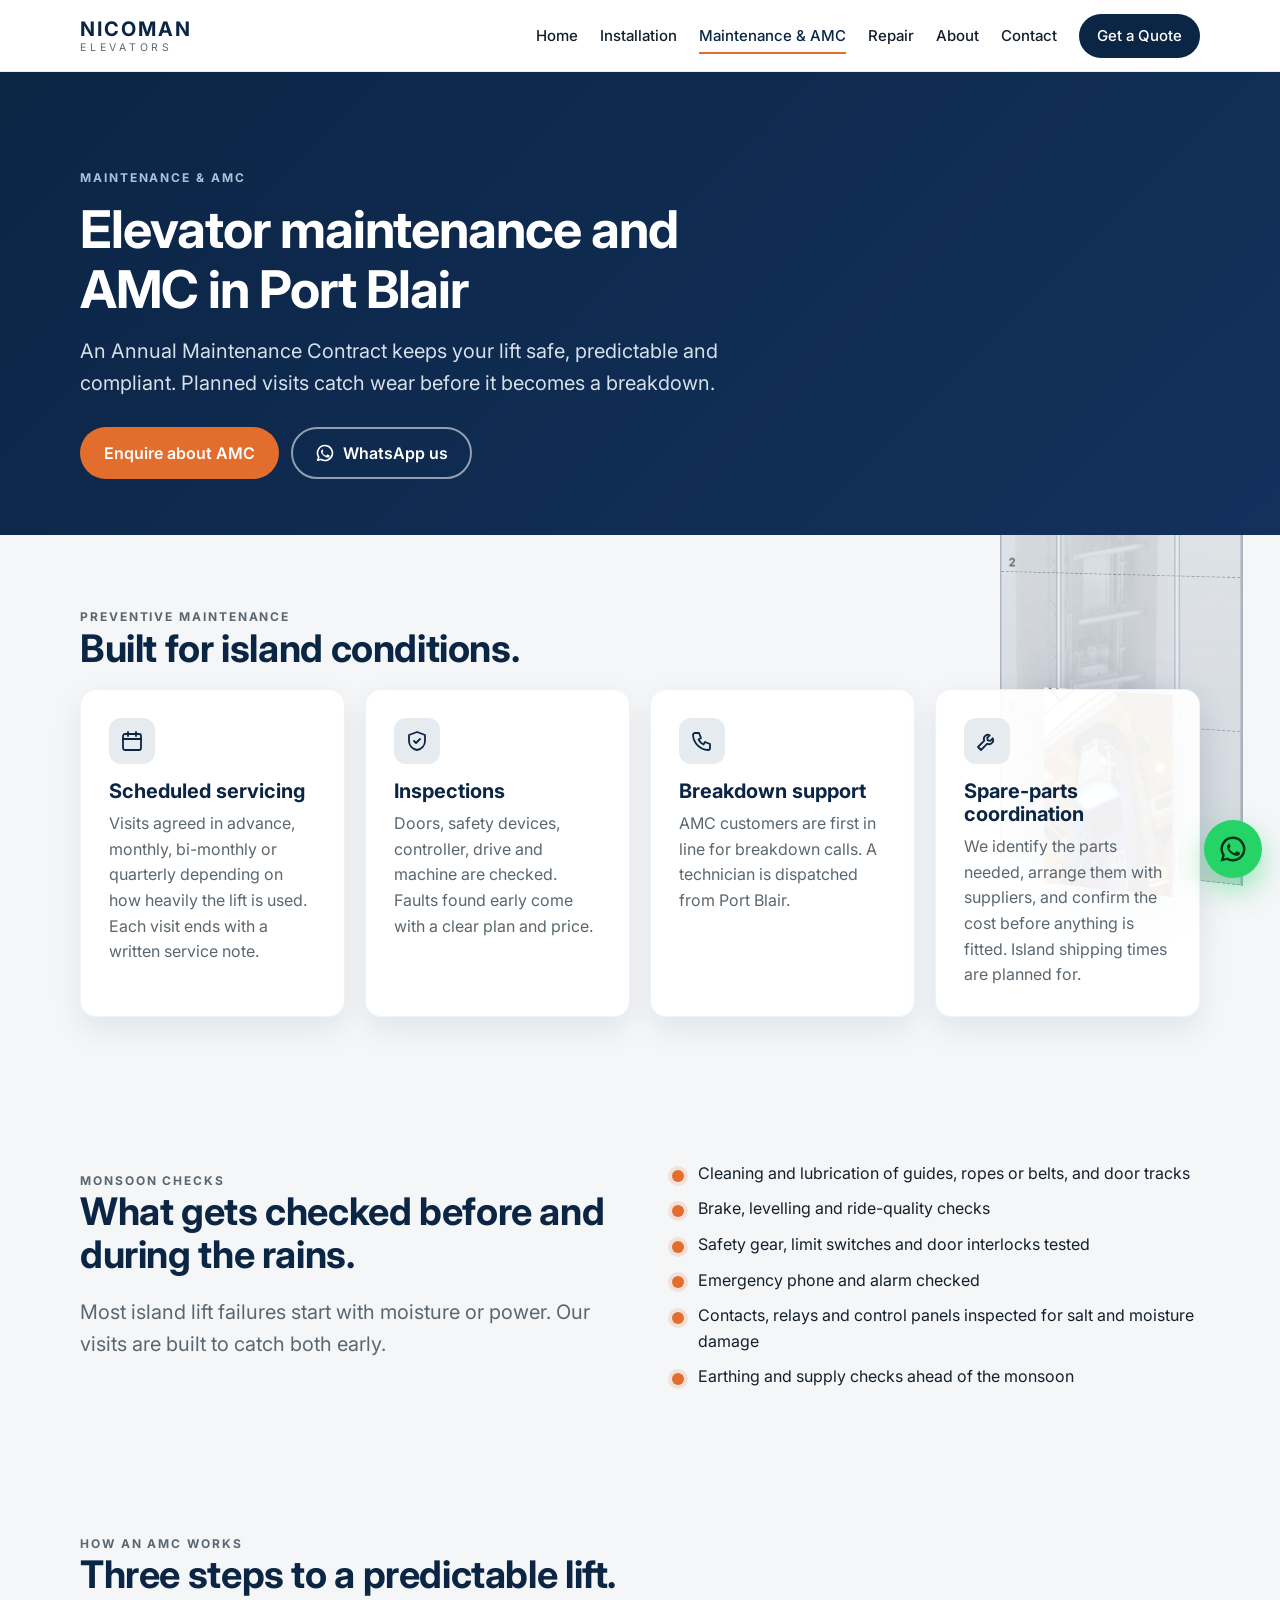
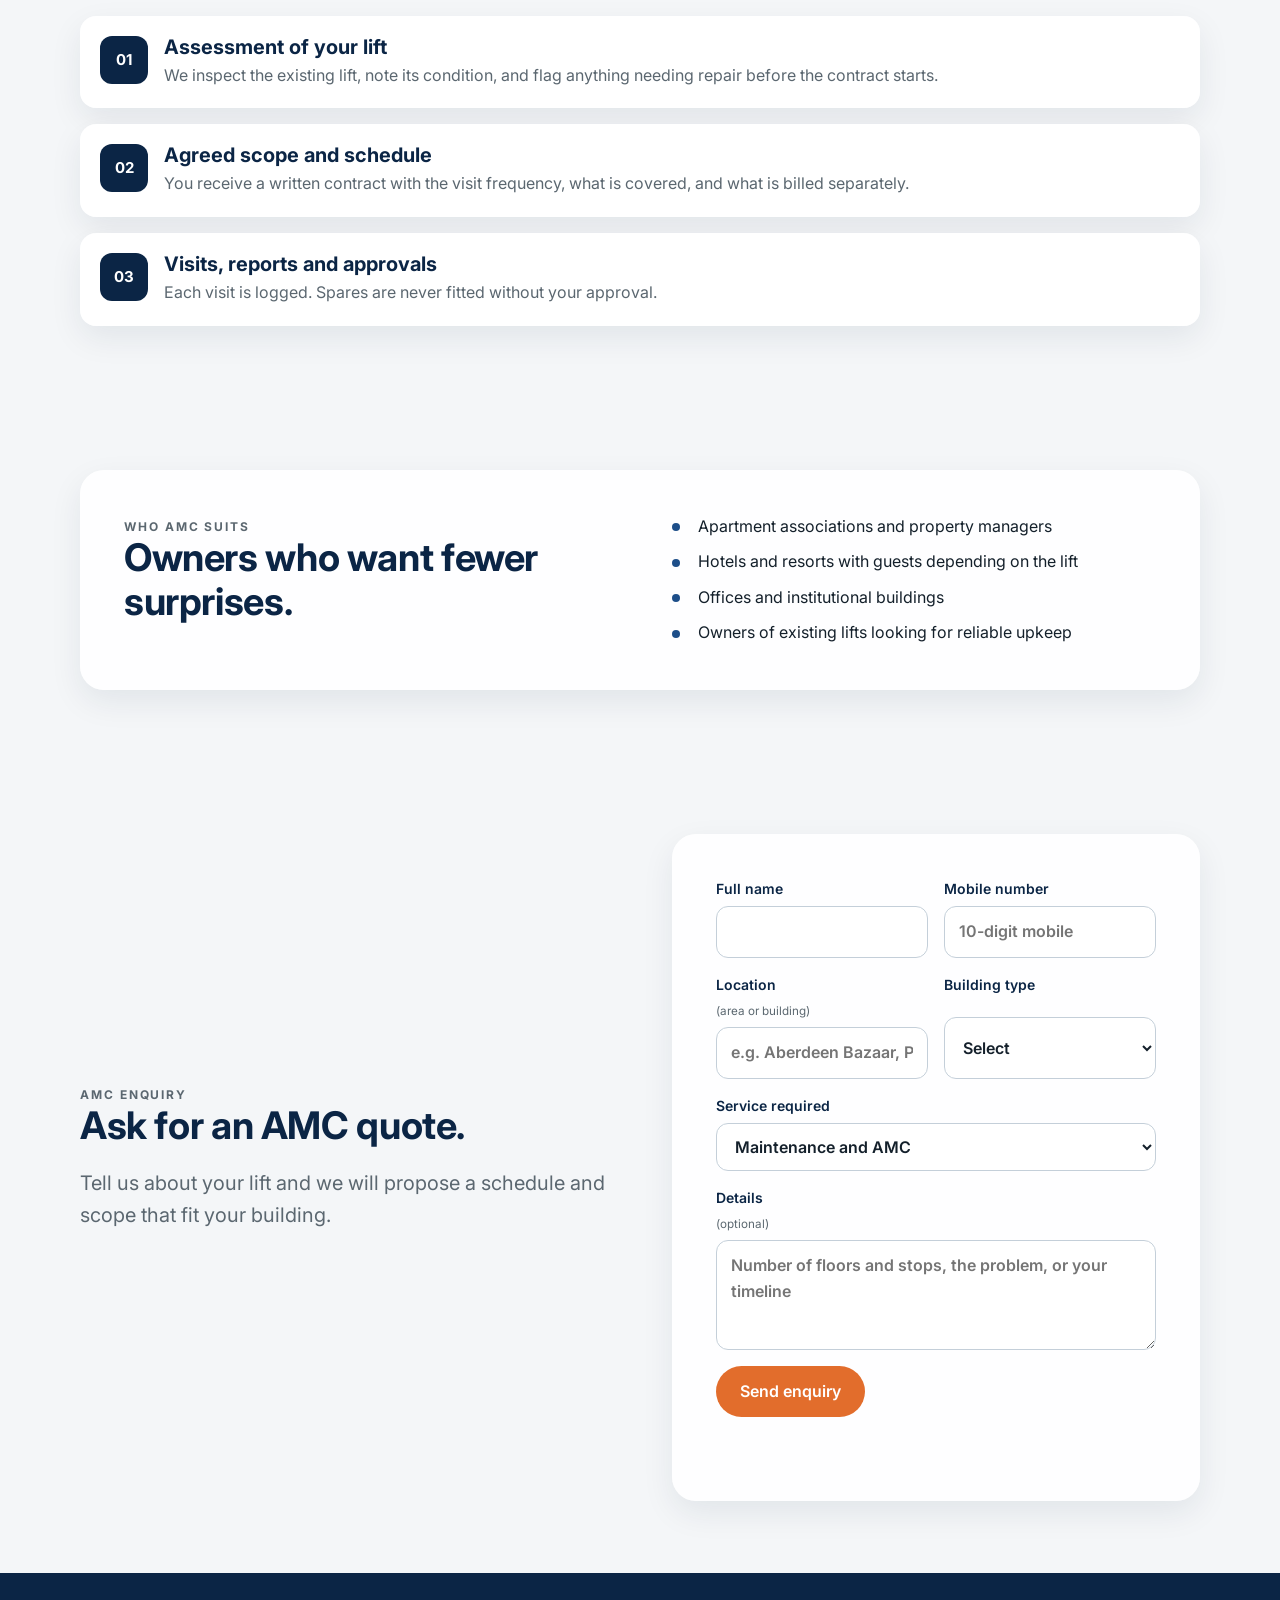
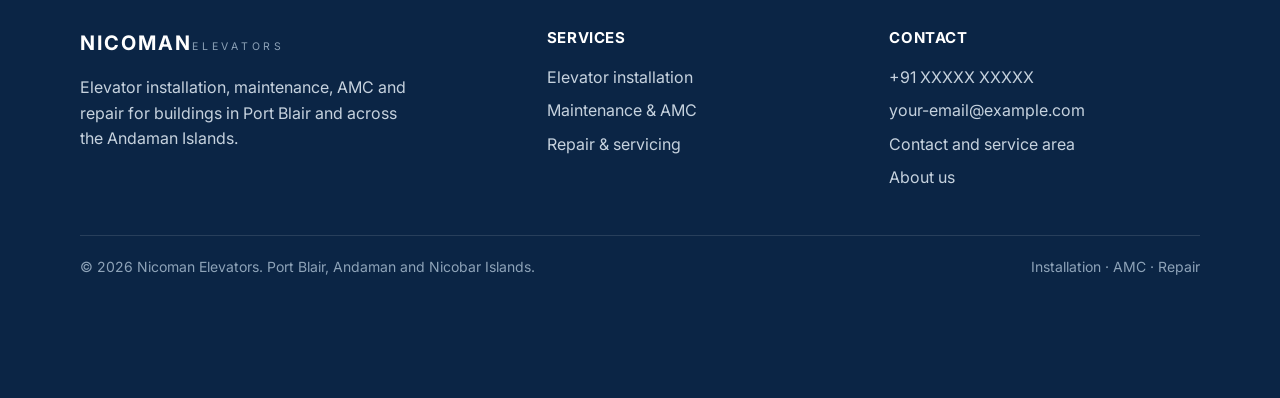
<file: maintenance-amc.html>
<!doctype html>
<html lang="en-IN">
<head>
<meta charset="utf-8">
<meta name="viewport" content="width=device-width, initial-scale=1">
<title>Lift Maintenance and AMC in Port Blair | Nicoman Elevators</title>
<meta name="description" content="Elevator maintenance and Annual Maintenance Contracts in Port Blair and Andaman. Preventive servicing, inspections, breakdown support and spares coordination.">
<link rel="canonical" href="https://nico.atla.in/maintenance-amc.html">
<meta name="robots" content="index, follow">
<meta property="og:type" content="website">
<meta property="og:site_name" content="Nicoman Elevators">
<meta property="og:title" content="Lift Maintenance and AMC in Port Blair | Nicoman Elevators">
<meta property="og:description" content="Elevator maintenance and Annual Maintenance Contracts in Port Blair and Andaman. Preventive servicing, inspections, breakdown support and spares coordination.">
<meta property="og:url" content="https://nico.atla.in/maintenance-amc.html">
<meta property="og:image" content="https://nico.atla.in/assets/img/glass-cabin-atrium.jpg">
<meta name="theme-color" content="#0b2545">
<link rel="icon" href="assets/img/favicon.svg" type="image/svg+xml">
<link rel="preconnect" href="https://fonts.googleapis.com">
<link rel="preconnect" href="https://fonts.gstatic.com" crossorigin>
<link href="https://fonts.googleapis.com/css2?family=Inter:wght@400;500;600;700;800&amp;display=swap" rel="stylesheet">
<link rel="stylesheet" href="assets/css/style.css">
</head>
<body>
<a class="skip" href="#main">Skip to content</a>
<header class="site-header">
  <div class="wrap nav">
    <a class="brand" href="index.html" aria-label="Nicoman Elevators home"><strong>NICOMAN</strong><span>ELEVATORS</span></a>
    <button class="nav__toggle" type="button" aria-expanded="false" aria-controls="menu" aria-label="Open menu"><span></span></button>
    <nav class="nav__links" id="menu" aria-label="Main">
      <a href="index.html">Home</a>
      <a href="installation.html">Installation</a>
      <a href="maintenance-amc.html" aria-current="page">Maintenance &amp; AMC</a>
      <a href="repair.html">Repair</a>
      <a href="about.html">About</a>
      <a href="contact.html">Contact</a>
      <a class="nav__cta" href="contact.html#enquiry">Get a Quote</a>
    </nav>
  </div>
</header>
<div class="shaft" aria-hidden="true">
  <div class="shaft__well">
    <span class="shaft__rail shaft__rail--l"></span>
    <span class="shaft__rail shaft__rail--r"></span>
    <span class="shaft__landing" style="bottom:calc((100% - var(--cabin-h)) * 0)"><span>G</span></span>
    <span class="shaft__landing" style="bottom:calc((100% - var(--cabin-h)) * 0.25)"><span>1</span></span>
    <span class="shaft__landing" style="bottom:calc((100% - var(--cabin-h)) * 0.5)"><span>2</span></span>
    <span class="shaft__landing" style="bottom:calc((100% - var(--cabin-h)) * 0.75)"><span>3</span></span>
    <span class="shaft__landing" style="bottom:calc(100% - var(--cabin-h))"><span>4</span></span>
    <img class="shaft__cabin" src="assets/img/glass-cabin-atrium.jpg" alt="" width="351" height="526">
  </div>
  <div class="shaft__readout">Floor <strong data-floor>G</strong></div>
</div>

<main id="main">
<header class="page-hero">
  <div class="wrap">
    <p class="eyebrow">Maintenance &amp; AMC</p>
    <h1>Elevator maintenance and AMC in Port Blair</h1>
    <p class="lead">An Annual Maintenance Contract keeps your lift safe, predictable and compliant. Planned visits catch wear before it becomes a breakdown.</p>
    <div class="btn-row"><a class="btn btn--primary" href="#quote">Enquire about AMC</a><a class="btn btn--ghost" data-wa href="#"><svg viewBox="0 0 24 24" aria-hidden="true" data-filled><path d="M12 2a10 10 0 0 0-8.6 15.1L2 22l5-1.3A10 10 0 1 0 12 2zm0 2a8 8 0 1 1-4.1 14.9l-.3-.2-2.9.8.8-2.8-.2-.3A8 8 0 0 1 12 4zm-3.2 4c-.2 0-.5.1-.7.3-.3.3-.9.9-.9 2.1s.9 2.5 1 2.6c.1.2 1.8 2.8 4.4 3.8 2.2.9 2.6.7 3.1.6.5-.1 1.5-.6 1.7-1.2.2-.6.2-1.1.2-1.2-.1-.1-.2-.2-.5-.3l-1.9-.9c-.3-.1-.5-.1-.7.1l-.9 1.1c-.2.2-.3.2-.6.1-.3-.1-1.2-.4-2.3-1.4-.9-.8-1.4-1.7-1.6-2-.2-.3 0-.4.1-.6l.4-.5c.1-.2.2-.3.3-.5.1-.2 0-.4 0-.5l-.9-2.1c-.2-.5-.4-.5-.6-.5z"/></svg> WhatsApp us</a></div>
  </div>
</header>

<section>
  <div class="wrap">
    <p class="eyebrow reveal">Preventive maintenance</p>
    <h2 class="reveal">Built for island conditions.</h2>
    <div class="grid">
      <div class="card reveal"><span class="icon"><svg viewBox="0 0 24 24"><rect x="3" y="5" width="18" height="16" rx="2"/><path d="M3 10h18M8 3v4M16 3v4"/></svg></span><h3>Scheduled servicing</h3>
        <p>Visits agreed in advance, monthly, bi-monthly or quarterly depending on how heavily the lift is used. Each visit ends with a written service note.</p></div>
      <div class="card reveal"><span class="icon"><svg viewBox="0 0 24 24"><path d="M12 3l8 3v6c0 4.5-3.4 8-8 9-4.6-1-8-4.5-8-9V6z"/><path d="M9 12l2 2 4-4"/></svg></span><h3>Inspections</h3>
        <p>Doors, safety devices, controller, drive and machine are checked. Faults found early come with a clear plan and price.</p></div>
      <div class="card reveal"><span class="icon"><svg viewBox="0 0 24 24"><path d="M5 4h4l2 5-2.5 1.5a11 11 0 0 0 5 5L15 13l5 2v4a2 2 0 0 1-2 2A16 16 0 0 1 3 6a2 2 0 0 1 2-2z"/></svg></span><h3>Breakdown support</h3>
        <p>AMC customers are first in line for breakdown calls. A technician is dispatched from Port Blair.</p></div>
      <div class="card reveal"><span class="icon"><svg viewBox="0 0 24 24"><path d="M14.7 6.3a4 4 0 0 0-5.4 5.4L3 18l3 3 6.3-6.3a4 4 0 0 0 5.4-5.4l-2.5 2.5-2.5-.5-.5-2.5z"/></svg></span><h3>Spare-parts coordination</h3>
        <p>We identify the parts needed, arrange them with suppliers, and confirm the cost before anything is fitted. Island shipping times are planned for.</p></div>
    </div>
  </div>
</section>

<section>
  <div class="wrap split">
    <div class="reveal">
      <p class="eyebrow">Monsoon checks</p>
      <h2>What gets checked before and during the rains.</h2>
      <p class="lead">Most island lift failures start with moisture or power. Our visits are built to catch both early.</p>
    </div>
    <ul class="list reveal">
      <li>Cleaning and lubrication of guides, ropes or belts, and door tracks</li>
      <li>Brake, levelling and ride-quality checks</li>
      <li>Safety gear, limit switches and door interlocks tested</li>
      <li>Emergency phone and alarm checked</li>
      <li>Contacts, relays and control panels inspected for salt and moisture damage</li>
      <li>Earthing and supply checks ahead of the monsoon</li>
    </ul>
  </div>
</section>

<section>
  <div class="wrap">
    <p class="eyebrow reveal">How an AMC works</p>
    <h2 class="reveal">Three steps to a predictable lift.</h2>
    <ol class="steps">
      <li class="reveal"><h3>Assessment of your lift</h3><p>We inspect the existing lift, note its condition, and flag anything needing repair before the contract starts.</p></li>
      <li class="reveal"><h3>Agreed scope and schedule</h3><p>You receive a written contract with the visit frequency, what is covered, and what is billed separately.</p></li>
      <li class="reveal"><h3>Visits, reports and approvals</h3><p>Each visit is logged. Spares are never fitted without your approval.</p></li>
    </ol>
  </div>
</section>

<section>
  <div class="wrap">
    <div class="panel split reveal">
      <div>
        <p class="eyebrow">Who AMC suits</p>
        <h2>Owners who want fewer surprises.</h2>
      </div>
      <ul class="list list--plain">
        <li>Apartment associations and property managers</li>
        <li>Hotels and resorts with guests depending on the lift</li>
        <li>Offices and institutional buildings</li>
        <li>Owners of existing lifts looking for reliable upkeep</li>
      </ul>
    </div>
  </div>
</section>

<section id="quote">
  <div class="wrap split">
    <div class="reveal">
      <p class="eyebrow">AMC enquiry</p>
      <h2>Ask for an AMC quote.</h2>
      <p class="lead">Tell us about your lift and we will propose a schedule and scope that fit your building.</p>
    </div>
    <div class="panel reveal"><form class="form" data-enquiry="AMC" novalidate>
        <label>Full name<input name="name" autocomplete="name" required></label>
        <label>Mobile number<input name="phone" type="tel" inputmode="tel" autocomplete="tel" placeholder="10-digit mobile" required></label>
        <label>Location <small>(area or building)</small><input name="location" placeholder="e.g. Aberdeen Bazaar, Port Blair" required></label>
        <label>Building type<select name="building" required><option value="">Select</option><option value="Residential (G+3 / G+4)">Residential (G+3 / G+4)</option><option value="Residential (other)">Residential (other)</option><option value="Hotel or resort">Hotel or resort</option><option value="Commercial or office">Commercial or office</option><option value="Institutional">Institutional</option><option value="Apartment association or property manager">Apartment association or property manager</option><option value="Builder or contractor">Builder or contractor</option><option value="Other">Other</option></select></label>
        <label class="full">Service required<select name="service" required><option value="Elevator installation">Elevator installation</option><option value="Maintenance and AMC" selected>Maintenance and AMC</option><option value="Repair or breakdown">Repair or breakdown</option><option value="Not sure yet">Not sure yet</option></select></label>
        <label class="full">Details <small>(optional)</small><textarea name="message" rows="3" placeholder="Number of floors and stops, the problem, or your timeline"></textarea></label>
        <div class="hp" aria-hidden="true"><label>Leave this field empty<input name="website" tabindex="-1" autocomplete="off"></label></div>
        <button class="btn btn--primary" type="submit">Send enquiry</button>
        <p class="form-status" role="status" aria-live="polite"></p>
      </form></div>
  </div>
</section>
</main>
<footer class="site-footer">
  <div class="wrap">
    <div class="footer-grid">
      <div>
        <a class="brand" href="index.html"><strong>NICOMAN</strong><span>ELEVATORS</span></a>
        <p style="margin-top:18px;max-width:340px">Elevator installation, maintenance, AMC and repair for buildings in Port Blair and across the Andaman Islands.</p>
      </div>
      <div>
        <h3>Services</h3>
        <a href="installation.html">Elevator installation</a>
        <a href="maintenance-amc.html">Maintenance &amp; AMC</a>
        <a href="repair.html">Repair &amp; servicing</a>
      </div>
      <div>
        <h3>Contact</h3>
        <a data-tel href="#" data-site="phoneDisplay">+91 XXXXX XXXXX</a>
        <a data-mail href="#">your-email@example.com</a>
        <a href="contact.html">Contact and service area</a>
        <a href="about.html">About us</a>
      </div>
    </div>
    <div class="footer-bottom">
      <span>&copy; <span data-year>2026</span> Nicoman Elevators. Port Blair, Andaman and Nicobar Islands.</span>
      <span>Installation &middot; AMC &middot; Repair</span>
    </div>
  </div>
</footer>

<a class="wa-float" data-wa href="#" aria-label="Chat with Nicoman Elevators on WhatsApp"><svg viewBox="0 0 24 24" aria-hidden="true" data-filled><path d="M12 2a10 10 0 0 0-8.6 15.1L2 22l5-1.3A10 10 0 1 0 12 2zm0 2a8 8 0 1 1-4.1 14.9l-.3-.2-2.9.8.8-2.8-.2-.3A8 8 0 0 1 12 4zm-3.2 4c-.2 0-.5.1-.7.3-.3.3-.9.9-.9 2.1s.9 2.5 1 2.6c.1.2 1.8 2.8 4.4 3.8 2.2.9 2.6.7 3.1.6.5-.1 1.5-.6 1.7-1.2.2-.6.2-1.1.2-1.2-.1-.1-.2-.2-.5-.3l-1.9-.9c-.3-.1-.5-.1-.7.1l-.9 1.1c-.2.2-.3.2-.6.1-.3-.1-1.2-.4-2.3-1.4-.9-.8-1.4-1.7-1.6-2-.2-.3 0-.4.1-.6l.4-.5c.1-.2.2-.3.3-.5.1-.2 0-.4 0-.5l-.9-2.1c-.2-.5-.4-.5-.6-.5z"/></svg></a>
<nav class="mobile-bar" aria-label="Quick actions">
  <a data-tel href="#">Call</a>
  <a data-wa href="#">WhatsApp</a>
  <a href="contact.html#enquiry">Enquire</a>
</nav>
<script src="assets/js/main.js" defer></script>
</body>
</html>
</file>
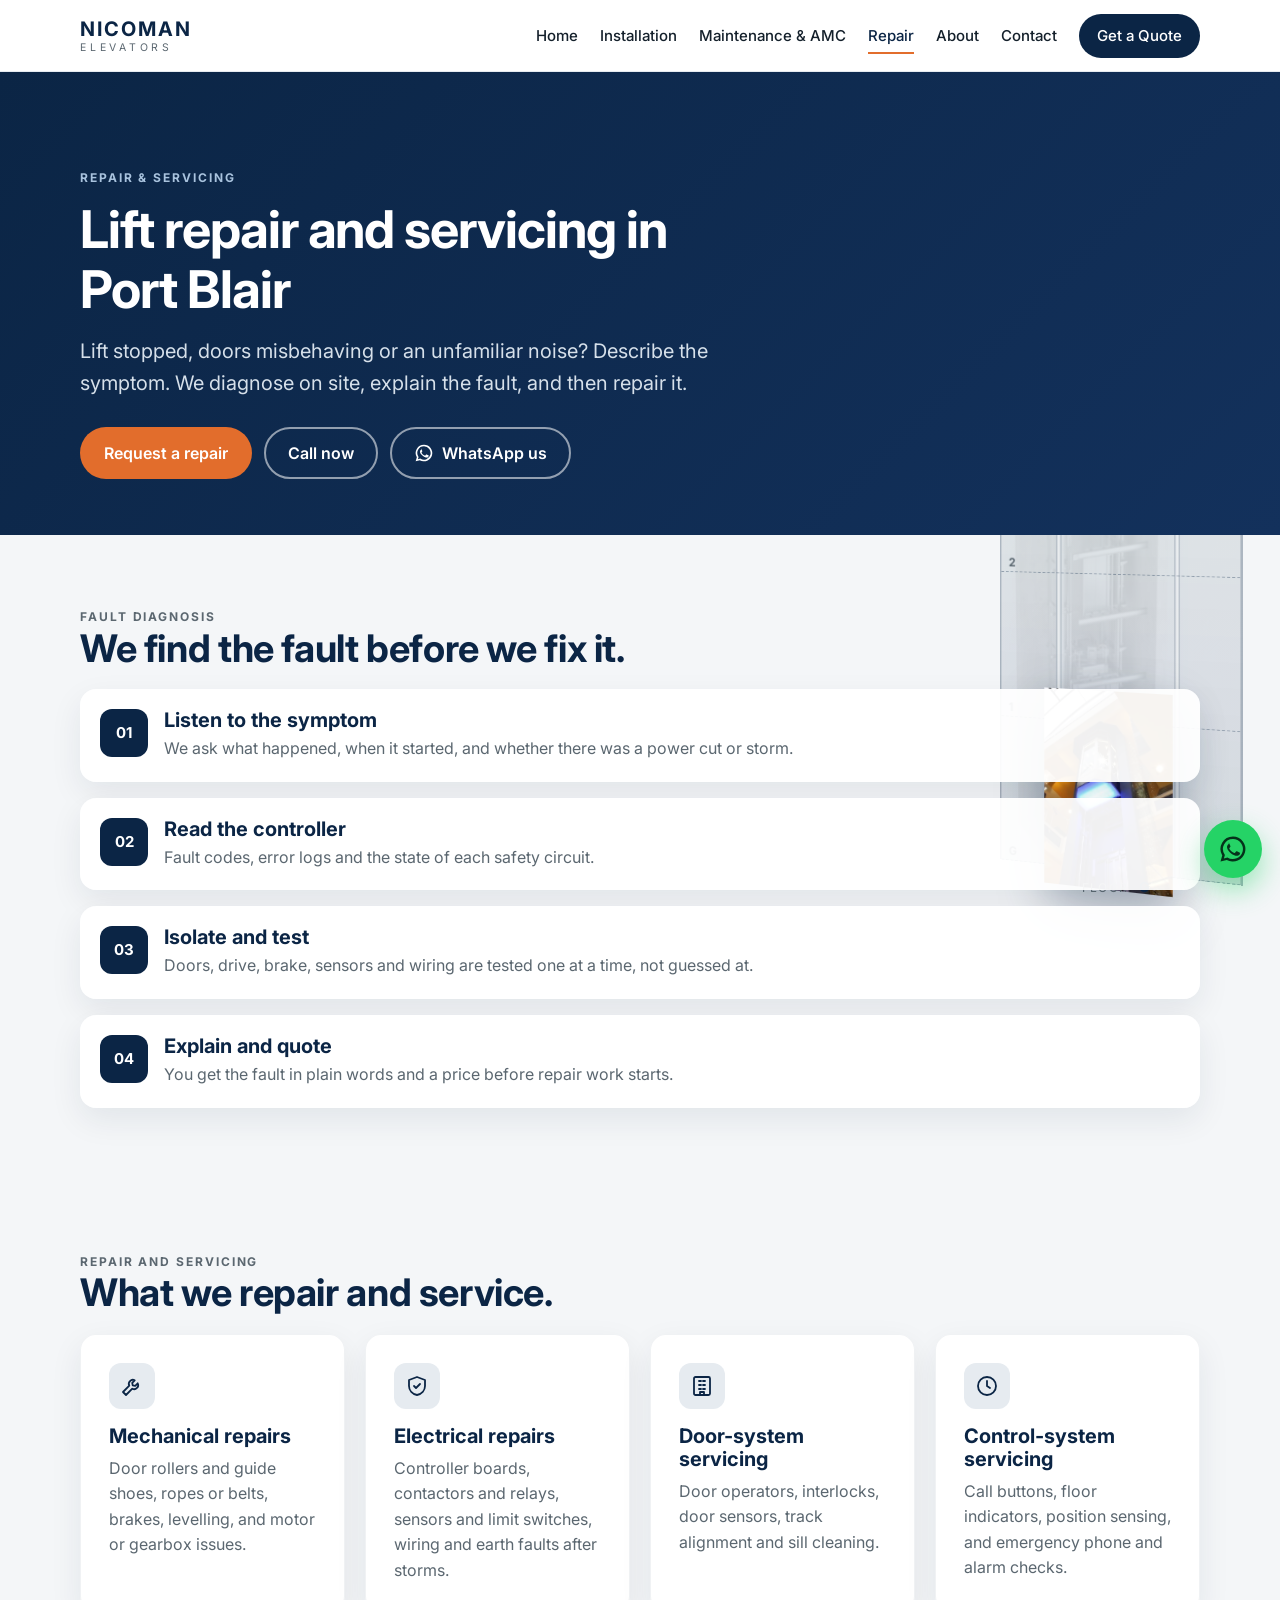
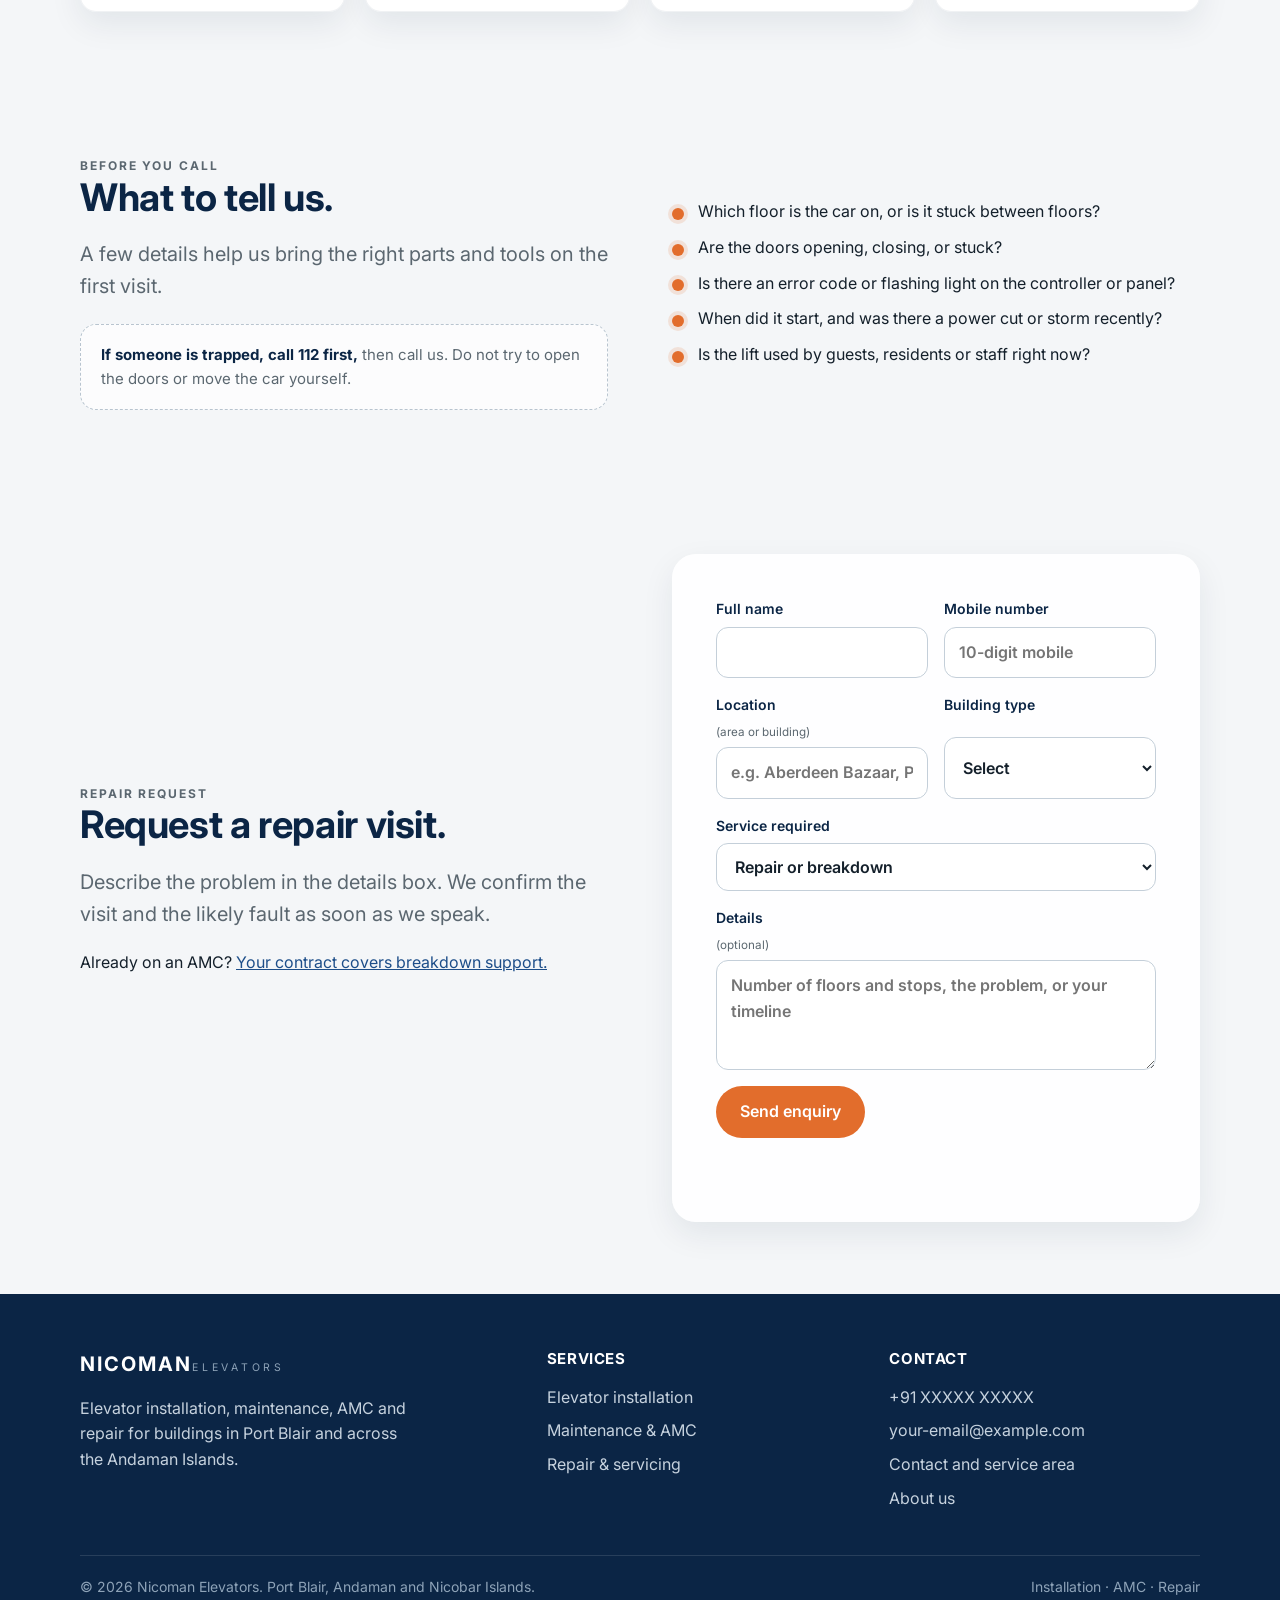
<file: repair.html>
<!doctype html>
<html lang="en-IN">
<head>
<meta charset="utf-8">
<meta name="viewport" content="width=device-width, initial-scale=1">
<title>Lift Repair and Servicing in Port Blair | Nicoman Elevators</title>
<meta name="description" content="Lift repair and servicing in Port Blair. Fault diagnosis, mechanical and electrical repairs, door and control-system servicing for buildings across Andaman.">
<link rel="canonical" href="https://nico.atla.in/repair.html">
<meta name="robots" content="index, follow">
<meta property="og:type" content="website">
<meta property="og:site_name" content="Nicoman Elevators">
<meta property="og:title" content="Lift Repair and Servicing in Port Blair | Nicoman Elevators">
<meta property="og:description" content="Lift repair and servicing in Port Blair. Fault diagnosis, mechanical and electrical repairs, door and control-system servicing for buildings across Andaman.">
<meta property="og:url" content="https://nico.atla.in/repair.html">
<meta property="og:image" content="https://nico.atla.in/assets/img/glass-cabin-atrium.jpg">
<meta name="theme-color" content="#0b2545">
<link rel="icon" href="assets/img/favicon.svg" type="image/svg+xml">
<link rel="preconnect" href="https://fonts.googleapis.com">
<link rel="preconnect" href="https://fonts.gstatic.com" crossorigin>
<link href="https://fonts.googleapis.com/css2?family=Inter:wght@400;500;600;700;800&amp;display=swap" rel="stylesheet">
<link rel="stylesheet" href="assets/css/style.css">
</head>
<body>
<a class="skip" href="#main">Skip to content</a>
<header class="site-header">
  <div class="wrap nav">
    <a class="brand" href="index.html" aria-label="Nicoman Elevators home"><strong>NICOMAN</strong><span>ELEVATORS</span></a>
    <button class="nav__toggle" type="button" aria-expanded="false" aria-controls="menu" aria-label="Open menu"><span></span></button>
    <nav class="nav__links" id="menu" aria-label="Main">
      <a href="index.html">Home</a>
      <a href="installation.html">Installation</a>
      <a href="maintenance-amc.html">Maintenance &amp; AMC</a>
      <a href="repair.html" aria-current="page">Repair</a>
      <a href="about.html">About</a>
      <a href="contact.html">Contact</a>
      <a class="nav__cta" href="contact.html#enquiry">Get a Quote</a>
    </nav>
  </div>
</header>
<div class="shaft" aria-hidden="true">
  <div class="shaft__well">
    <span class="shaft__rail shaft__rail--l"></span>
    <span class="shaft__rail shaft__rail--r"></span>
    <span class="shaft__landing" style="bottom:calc((100% - var(--cabin-h)) * 0)"><span>G</span></span>
    <span class="shaft__landing" style="bottom:calc((100% - var(--cabin-h)) * 0.25)"><span>1</span></span>
    <span class="shaft__landing" style="bottom:calc((100% - var(--cabin-h)) * 0.5)"><span>2</span></span>
    <span class="shaft__landing" style="bottom:calc((100% - var(--cabin-h)) * 0.75)"><span>3</span></span>
    <span class="shaft__landing" style="bottom:calc(100% - var(--cabin-h))"><span>4</span></span>
    <img class="shaft__cabin" src="assets/img/glass-cabin-atrium.jpg" alt="" width="351" height="526">
  </div>
  <div class="shaft__readout">Floor <strong data-floor>G</strong></div>
</div>

<main id="main">
<header class="page-hero">
  <div class="wrap">
    <p class="eyebrow">Repair &amp; servicing</p>
    <h1>Lift repair and servicing in Port Blair</h1>
    <p class="lead">Lift stopped, doors misbehaving or an unfamiliar noise? Describe the symptom. We diagnose on site, explain the fault, and then repair it.</p>
    <div class="btn-row"><a class="btn btn--primary" href="#request">Request a repair</a><a class="btn btn--ghost" data-tel href="#">Call now</a><a class="btn btn--ghost" data-wa href="#"><svg viewBox="0 0 24 24" aria-hidden="true" data-filled><path d="M12 2a10 10 0 0 0-8.6 15.1L2 22l5-1.3A10 10 0 1 0 12 2zm0 2a8 8 0 1 1-4.1 14.9l-.3-.2-2.9.8.8-2.8-.2-.3A8 8 0 0 1 12 4zm-3.2 4c-.2 0-.5.1-.7.3-.3.3-.9.9-.9 2.1s.9 2.5 1 2.6c.1.2 1.8 2.8 4.4 3.8 2.2.9 2.6.7 3.1.6.5-.1 1.5-.6 1.7-1.2.2-.6.2-1.1.2-1.2-.1-.1-.2-.2-.5-.3l-1.9-.9c-.3-.1-.5-.1-.7.1l-.9 1.1c-.2.2-.3.2-.6.1-.3-.1-1.2-.4-2.3-1.4-.9-.8-1.4-1.7-1.6-2-.2-.3 0-.4.1-.6l.4-.5c.1-.2.2-.3.3-.5.1-.2 0-.4 0-.5l-.9-2.1c-.2-.5-.4-.5-.6-.5z"/></svg> WhatsApp us</a></div>
  </div>
</header>

<section>
  <div class="wrap">
    <p class="eyebrow reveal">Fault diagnosis</p>
    <h2 class="reveal">We find the fault before we fix it.</h2>
    <ol class="steps">
      <li class="reveal"><h3>Listen to the symptom</h3><p>We ask what happened, when it started, and whether there was a power cut or storm.</p></li>
      <li class="reveal"><h3>Read the controller</h3><p>Fault codes, error logs and the state of each safety circuit.</p></li>
      <li class="reveal"><h3>Isolate and test</h3><p>Doors, drive, brake, sensors and wiring are tested one at a time, not guessed at.</p></li>
      <li class="reveal"><h3>Explain and quote</h3><p>You get the fault in plain words and a price before repair work starts.</p></li>
    </ol>
  </div>
</section>

<section>
  <div class="wrap">
    <p class="eyebrow reveal">Repair and servicing</p>
    <h2 class="reveal">What we repair and service.</h2>
    <div class="grid">
      <div class="card reveal"><span class="icon"><svg viewBox="0 0 24 24"><path d="M14.7 6.3a4 4 0 0 0-5.4 5.4L3 18l3 3 6.3-6.3a4 4 0 0 0 5.4-5.4l-2.5 2.5-2.5-.5-.5-2.5z"/></svg></span><h3>Mechanical repairs</h3>
        <p>Door rollers and guide shoes, ropes or belts, brakes, levelling, and motor or gearbox issues.</p></div>
      <div class="card reveal"><span class="icon"><svg viewBox="0 0 24 24"><path d="M12 3l8 3v6c0 4.5-3.4 8-8 9-4.6-1-8-4.5-8-9V6z"/><path d="M9 12l2 2 4-4"/></svg></span><h3>Electrical repairs</h3>
        <p>Controller boards, contactors and relays, sensors and limit switches, wiring and earth faults after storms.</p></div>
      <div class="card reveal"><span class="icon"><svg viewBox="0 0 24 24"><rect x="4" y="3" width="16" height="18" rx="1.5"/><path d="M9 7h2M13 7h2M9 11h2M13 11h2M9 15h2M13 15h2M10 21v-3h4v3"/></svg></span><h3>Door-system servicing</h3>
        <p>Door operators, interlocks, door sensors, track alignment and sill cleaning.</p></div>
      <div class="card reveal"><span class="icon"><svg viewBox="0 0 24 24"><circle cx="12" cy="12" r="9"/><path d="M12 7v5l3 2"/></svg></span><h3>Control-system servicing</h3>
        <p>Call buttons, floor indicators, position sensing, and emergency phone and alarm checks.</p></div>
    </div>
  </div>
</section>

<section>
  <div class="wrap split">
    <div class="reveal">
      <p class="eyebrow">Before you call</p>
      <h2>What to tell us.</h2>
      <p class="lead">A few details help us bring the right parts and tools on the first visit.</p>
      <div class="note-box" style="margin-top:22px"><strong style="color:var(--navy)">If someone is trapped, call 112 first,</strong> then call us. Do not try to open the doors or move the car yourself.</div>
    </div>
    <ul class="list reveal">
      <li>Which floor is the car on, or is it stuck between floors?</li>
      <li>Are the doors opening, closing, or stuck?</li>
      <li>Is there an error code or flashing light on the controller or panel?</li>
      <li>When did it start, and was there a power cut or storm recently?</li>
      <li>Is the lift used by guests, residents or staff right now?</li>
    </ul>
  </div>
</section>

<section id="request">
  <div class="wrap split">
    <div class="reveal">
      <p class="eyebrow">Repair request</p>
      <h2>Request a repair visit.</h2>
      <p class="lead">Describe the problem in the details box. We confirm the visit and the likely fault as soon as we speak.</p>
      <p style="margin-top:18px">Already on an AMC? <a href="maintenance-amc.html">Your contract covers breakdown support.</a></p>
    </div>
    <div class="panel reveal"><form class="form" data-enquiry="Repair" novalidate>
        <label>Full name<input name="name" autocomplete="name" required></label>
        <label>Mobile number<input name="phone" type="tel" inputmode="tel" autocomplete="tel" placeholder="10-digit mobile" required></label>
        <label>Location <small>(area or building)</small><input name="location" placeholder="e.g. Aberdeen Bazaar, Port Blair" required></label>
        <label>Building type<select name="building" required><option value="">Select</option><option value="Residential (G+3 / G+4)">Residential (G+3 / G+4)</option><option value="Residential (other)">Residential (other)</option><option value="Hotel or resort">Hotel or resort</option><option value="Commercial or office">Commercial or office</option><option value="Institutional">Institutional</option><option value="Apartment association or property manager">Apartment association or property manager</option><option value="Builder or contractor">Builder or contractor</option><option value="Other">Other</option></select></label>
        <label class="full">Service required<select name="service" required><option value="Elevator installation">Elevator installation</option><option value="Maintenance and AMC">Maintenance and AMC</option><option value="Repair or breakdown" selected>Repair or breakdown</option><option value="Not sure yet">Not sure yet</option></select></label>
        <label class="full">Details <small>(optional)</small><textarea name="message" rows="3" placeholder="Number of floors and stops, the problem, or your timeline"></textarea></label>
        <div class="hp" aria-hidden="true"><label>Leave this field empty<input name="website" tabindex="-1" autocomplete="off"></label></div>
        <button class="btn btn--primary" type="submit">Send enquiry</button>
        <p class="form-status" role="status" aria-live="polite"></p>
      </form></div>
  </div>
</section>
</main>
<footer class="site-footer">
  <div class="wrap">
    <div class="footer-grid">
      <div>
        <a class="brand" href="index.html"><strong>NICOMAN</strong><span>ELEVATORS</span></a>
        <p style="margin-top:18px;max-width:340px">Elevator installation, maintenance, AMC and repair for buildings in Port Blair and across the Andaman Islands.</p>
      </div>
      <div>
        <h3>Services</h3>
        <a href="installation.html">Elevator installation</a>
        <a href="maintenance-amc.html">Maintenance &amp; AMC</a>
        <a href="repair.html">Repair &amp; servicing</a>
      </div>
      <div>
        <h3>Contact</h3>
        <a data-tel href="#" data-site="phoneDisplay">+91 XXXXX XXXXX</a>
        <a data-mail href="#">your-email@example.com</a>
        <a href="contact.html">Contact and service area</a>
        <a href="about.html">About us</a>
      </div>
    </div>
    <div class="footer-bottom">
      <span>&copy; <span data-year>2026</span> Nicoman Elevators. Port Blair, Andaman and Nicobar Islands.</span>
      <span>Installation &middot; AMC &middot; Repair</span>
    </div>
  </div>
</footer>

<a class="wa-float" data-wa href="#" aria-label="Chat with Nicoman Elevators on WhatsApp"><svg viewBox="0 0 24 24" aria-hidden="true" data-filled><path d="M12 2a10 10 0 0 0-8.6 15.1L2 22l5-1.3A10 10 0 1 0 12 2zm0 2a8 8 0 1 1-4.1 14.9l-.3-.2-2.9.8.8-2.8-.2-.3A8 8 0 0 1 12 4zm-3.2 4c-.2 0-.5.1-.7.3-.3.3-.9.9-.9 2.1s.9 2.5 1 2.6c.1.2 1.8 2.8 4.4 3.8 2.2.9 2.6.7 3.1.6.5-.1 1.5-.6 1.7-1.2.2-.6.2-1.1.2-1.2-.1-.1-.2-.2-.5-.3l-1.9-.9c-.3-.1-.5-.1-.7.1l-.9 1.1c-.2.2-.3.2-.6.1-.3-.1-1.2-.4-2.3-1.4-.9-.8-1.4-1.7-1.6-2-.2-.3 0-.4.1-.6l.4-.5c.1-.2.2-.3.3-.5.1-.2 0-.4 0-.5l-.9-2.1c-.2-.5-.4-.5-.6-.5z"/></svg></a>
<nav class="mobile-bar" aria-label="Quick actions">
  <a data-tel href="#">Call</a>
  <a data-wa href="#">WhatsApp</a>
  <a href="contact.html#enquiry">Enquire</a>
</nav>
<script src="assets/js/main.js" defer></script>
</body>
</html>
</file>
<file: assets/css/style.css>
/* Nicoman Elevators — site styles
   Palette: navy primary, white, steel grey supporting, restrained orange accent. */

:root {
  --navy: #0b2545;
  --navy-2: #13315c;
  --navy-3: #1d4e89;
  --steel: #5b6770;
  --mist: #e6ebf0;
  --paper: #f4f6f8;
  --ink: #14202b;
  --white: #ffffff;
  --orange: #e26d2c;
  --wa: #25d366;
  --ok: #1e7b4b;
  --err: #b42318;
  --radius: 16px;
  --max: 1160px;
  --shadow: 0 12px 32px rgba(11, 37, 69, 0.08);
  --cabin-h: 190px;
  --header-h: 72px;
}

* { box-sizing: border-box; }
html { scroll-behavior: smooth; -webkit-text-size-adjust: 100%; }
body {
  margin: 0;
  font-family: Inter, system-ui, -apple-system, "Segoe UI", Roboto, sans-serif;
  color: var(--ink);
  background: var(--paper);
  line-height: 1.6;
  overflow-x: hidden;
  position: relative;
}
img { max-width: 100%; display: block; }
a { color: var(--navy-3); }
h1, h2, h3 { color: var(--navy); line-height: 1.15; }
h1 { font-size: clamp(34px, 5.2vw, 60px); letter-spacing: -0.02em; margin: 0.25em 0 0.3em; }
h2 { font-size: clamp(26px, 3.2vw, 38px); letter-spacing: -0.01em; margin: 0 0 0.5em; }
h3 { font-size: 20px; margin: 0 0 0.4em; }
p { margin: 0 0 1em; }
.lead { font-size: clamp(17px, 2vw, 20px); color: var(--steel); max-width: 640px; }
.eyebrow {
  text-transform: uppercase; letter-spacing: 0.16em; font-size: 12px;
  font-weight: 700; color: var(--steel); margin: 0;
}
.skip { position: absolute; left: -9999px; }
.skip:focus { left: 12px; top: 12px; background: #fff; padding: 8px 12px; z-index: 50; }

.wrap { max-width: var(--max); margin: 0 auto; padding: 0 20px; position: relative; z-index: 1; }
section { position: relative; z-index: 1; padding: 72px 0; }
.section--tight { padding-top: 40px; }

/* ---------- Buttons ---------- */
.btn {
  display: inline-flex; align-items: center; justify-content: center; gap: 8px;
  padding: 14px 22px; border-radius: 999px; border: 2px solid transparent;
  font-family: inherit; font-size: 16px; font-weight: 600; line-height: 1.2; text-decoration: none; cursor: pointer;
  transition: transform 0.2s ease, background 0.2s ease, color 0.2s ease;
}
.btn:hover { transform: translateY(-1px); }
.btn:focus-visible, a:focus-visible, button:focus-visible, input:focus-visible,
select:focus-visible, textarea:focus-visible { outline: 3px solid rgba(29, 78, 137, 0.35); outline-offset: 2px; }
.btn--primary { background: var(--orange); color: #fff; }
.btn--primary:hover { background: #cf5f22; }
.btn--navy { background: var(--navy); color: #fff; }
.btn--navy:hover { background: var(--navy-2); }
.btn--ghost { border-color: rgba(255, 255, 255, 0.55); color: #fff; }
.btn--ghost:hover { background: rgba(255, 255, 255, 0.1); }
.btn--ghost-dark { border-color: var(--navy); color: var(--navy); }
.btn--ghost-dark:hover { background: var(--navy); color: #fff; }
.btn--wa { background: var(--wa); color: #05321a; }
.btn--wa:hover { background: #1fbd5b; }
.btn[disabled] { opacity: 0.6; cursor: wait; }
.btn-row { display: flex; flex-wrap: wrap; gap: 12px; margin-top: 28px; }

/* ---------- Header ---------- */
.site-header {
  position: sticky; top: 0; z-index: 20; height: var(--header-h);
  background: rgba(255, 255, 255, 0.97); backdrop-filter: blur(8px);
  border-bottom: 1px solid var(--mist);
}
.nav { display: flex; align-items: center; justify-content: space-between; height: var(--header-h); }
.brand { display: flex; flex-direction: column; text-decoration: none; color: var(--navy); line-height: 1; }
.brand strong { font-size: 20px; letter-spacing: 0.1em; }
.brand span { font-size: 10.5px; letter-spacing: 0.36em; color: var(--steel); margin-top: 4px; }
.nav__links { display: flex; align-items: center; gap: 22px; }
.nav__links a { color: var(--ink); text-decoration: none; font-weight: 500; font-size: 15px; padding: 6px 0; }
.nav__links a:hover { color: var(--navy-3); }
.nav__links a[aria-current="page"] { color: var(--navy); box-shadow: inset 0 -2px 0 var(--orange); }
.nav__cta { padding: 10px 18px !important; background: var(--navy); color: #fff !important; border-radius: 999px; box-shadow: none !important; }
.nav__cta:hover { background: var(--navy-2); }
.nav__toggle {
  display: none; width: 44px; height: 44px; border: 0; background: transparent; cursor: pointer;
  position: relative;
}
.nav__toggle span, .nav__toggle span::before, .nav__toggle span::after {
  content: ""; display: block; width: 22px; height: 2px; background: var(--navy);
  position: absolute; left: 11px; transition: transform 0.2s ease;
}
.nav__toggle span { top: 21px; }
.nav__toggle span::before { top: -7px; left: 0; }
.nav__toggle span::after { top: 7px; left: 0; }
.nav-open .nav__toggle span { background: transparent; }
.nav-open .nav__toggle span::before { transform: translateY(7px) rotate(45deg); }
.nav-open .nav__toggle span::after { transform: translateY(-7px) rotate(-45deg); }

@media (max-width: 960px) {
  .nav__toggle { display: block; }
  .nav__links {
    position: absolute; top: var(--header-h); left: 0; right: 0;
    flex-direction: column; align-items: stretch; gap: 0;
    background: #fff; border-bottom: 1px solid var(--mist); padding: 8px 20px 18px;
    display: none;
  }
  .nav-open .nav__links { display: flex; }
  .nav__links a { padding: 14px 0; border-bottom: 1px solid var(--mist); }
  .nav__cta { margin-top: 14px; text-align: center; border-bottom: 0 !important; }
}

/* ---------- Hoistway: scroll-driven background elevator ---------- */
.shaft {
  position: fixed; top: calc(var(--header-h) + 16px); bottom: 28px; right: 3vw;
  width: min(250px, 24vw); z-index: 0; pointer-events: none;
  perspective: 900px;
}
.shaft__well {
  position: absolute; inset: 0;
  transform-style: preserve-3d;
  border-left: 2px solid rgba(11, 37, 69, 0.22);
  border-right: 2px solid rgba(11, 37, 69, 0.22);
  background: linear-gradient(180deg, rgba(11, 37, 69, 0.04), rgba(11, 37, 69, 0.16));
  will-change: transform;
}
.shaft__well::before {
  content: ""; position: absolute; inset: 0;
  background: url("../img/hoistway-section.jpg") center / cover no-repeat;
  opacity: 0.1;
}
.shaft__rail {
  position: absolute; top: 0; bottom: 0; width: 6px;
  background: linear-gradient(90deg, #9aa6b2, #ffffff 50%, #9aa6b2);
  opacity: 0.75;
}
.shaft__rail--l { left: 24%; }
.shaft__rail--r { right: 24%; }
.shaft__landing {
  position: absolute; left: 0; right: 0; height: 0;
  border-top: 1px dashed rgba(11, 37, 69, 0.35);
}
.shaft__landing span {
  position: absolute; left: 8px; top: -20px;
  font-size: 12px; font-weight: 700; color: var(--steel);
}
.shaft__cabin {
  position: absolute; left: 50%; top: 0; height: var(--cabin-h); width: auto;
  margin-left: calc(var(--cabin-h) * -0.333);
  transform: translate3d(0, 0, 40px);
  filter: drop-shadow(0 18px 24px rgba(11, 37, 69, 0.35));
  will-change: transform;
}
.shaft__readout {
  position: absolute; bottom: -26px; left: -20px; right: -20px; text-align: center;
  font-size: 12px; color: var(--steel); letter-spacing: 0.12em; text-transform: uppercase;
}
.shaft__readout strong { color: var(--navy); font-size: 14px; margin-left: 6px; }

@media (max-width: 960px) {
  .shaft { width: 120px; right: -10px; opacity: 0.4; top: calc(var(--header-h) + 36px); }
  .shaft__readout { display: none; }
  :root { --cabin-h: 120px; }
}

/* ---------- Hero ---------- */
.hero {
  position: relative; z-index: 1; padding: 110px 0 96px; color: #fff;
  background: linear-gradient(135deg, rgba(11, 37, 69, 0.96) 0%, rgba(19, 49, 92, 0.9) 58%, rgba(29, 78, 137, 0.78) 100%);
}
.hero .eyebrow { color: #a9c3de; }
.hero h1 { color: #fff; max-width: 14ch; }
.hero .lead { color: #d6e0ea; }
.hero__chips { display: flex; flex-wrap: wrap; gap: 10px; margin-top: 30px; }
.chip {
  padding: 8px 14px; border-radius: 999px; font-size: 14px; font-weight: 500;
  background: rgba(255, 255, 255, 0.1); border: 1px solid rgba(255, 255, 255, 0.22); color: #e8eef5;
}
.hero__text { max-width: 620px; margin-left: max(20px, calc((100% - var(--max)) / 2 + 20px)); margin-right: auto; }

.page-hero { position: relative; z-index: 1; padding: 96px 0 56px; background: linear-gradient(135deg, var(--navy) 0%, var(--navy-2) 100%); color: #fff; }
.page-hero h1 { color: #fff; max-width: 18ch; font-size: clamp(32px, 4.6vw, 52px); }
.page-hero .eyebrow { color: #a9c3de; }
.page-hero .lead { color: #d6e0ea; }

/* ---------- Cards and grids ---------- */
.grid { display: grid; gap: 20px; grid-template-columns: repeat(auto-fit, minmax(250px, 1fr)); }
.card {
  background: rgba(255, 255, 255, 0.94); border-radius: var(--radius); padding: 28px;
  box-shadow: var(--shadow); border: 1px solid rgba(11, 37, 69, 0.06);
}
.card p { color: var(--steel); margin: 0; }
.card--link { text-decoration: none; color: inherit; display: block; transition: transform 0.25s ease, box-shadow 0.25s ease; }
.card--link:hover { transform: translateY(-4px); box-shadow: 0 18px 40px rgba(11, 37, 69, 0.14); }
.card--link .more { display: inline-block; margin-top: 14px; font-weight: 600; color: var(--navy-3); }
.icon {
  width: 46px; height: 46px; border-radius: 12px; display: grid; place-items: center;
  background: var(--mist); color: var(--navy); margin-bottom: 16px;
}
.icon svg { width: 24px; height: 24px; stroke: currentColor; fill: none; stroke-width: 1.8; stroke-linecap: round; stroke-linejoin: round; }
.tag { display: inline-block; font-size: 12px; font-weight: 700; letter-spacing: 0.06em; text-transform: uppercase; color: var(--navy-3); background: var(--mist); padding: 4px 10px; border-radius: 999px; margin-bottom: 12px; }

.list { list-style: none; padding: 0; margin: 0; display: grid; gap: 10px; }
.list li { position: relative; padding-left: 26px; color: var(--ink); }
.list li::before {
  content: ""; position: absolute; left: 0; top: 0.55em; width: 12px; height: 12px;
  border-radius: 50%; background: var(--orange); box-shadow: 0 0 0 4px rgba(226, 109, 44, 0.15);
}
.list--plain li::before { background: var(--navy-3); box-shadow: none; width: 8px; height: 8px; top: 0.6em; }

/* Glassy panel that keeps the hoistway visible behind content */
.panel { background: rgba(255, 255, 255, 0.9); border-radius: 24px; padding: clamp(24px, 4vw, 44px); box-shadow: var(--shadow); }

/* ---------- Why / values ---------- */
.feature { border-left: 3px solid var(--orange); padding: 4px 0 4px 18px; }
.feature h3 { margin-bottom: 6px; }
.feature p { color: var(--steel); margin: 0; }

/* ---------- Steps ---------- */
.steps { list-style: none; padding: 0; margin: 0; display: grid; gap: 16px; counter-reset: step; }
.steps li {
  counter-increment: step; position: relative; padding: 20px 20px 20px 84px;
  background: rgba(255, 255, 255, 0.94); border-radius: var(--radius); box-shadow: var(--shadow);
}
.steps li::before {
  content: "0" counter(step); position: absolute; left: 20px; top: 20px;
  width: 48px; height: 48px; border-radius: 12px; display: grid; place-items: center;
  background: var(--navy); color: #fff; font-weight: 700; font-size: 15px;
}
.steps h3 { margin-bottom: 4px; }
.steps p { color: var(--steel); margin: 0; }

/* ---------- Split media ---------- */
.split { display: grid; grid-template-columns: 1fr 1fr; gap: clamp(28px, 5vw, 64px); align-items: center; }
.media { border-radius: 24px; overflow: hidden; box-shadow: var(--shadow); background: #0b2545; }
.media img { width: 100%; height: auto; object-fit: cover; }
.media figcaption { padding: 14px 18px; font-size: 14px; color: var(--steel); background: #fff; }
.media--tall img { aspect-ratio: 4 / 5; object-fit: cover; }
@media (max-width: 860px) { .split { grid-template-columns: 1fr; } }

/* ---------- Industries pills ---------- */
.pills { display: flex; flex-wrap: wrap; gap: 10px; }
.pill { background: #fff; border: 1px solid var(--mist); padding: 10px 16px; border-radius: 999px; font-weight: 500; color: var(--navy); box-shadow: 0 4px 14px rgba(11, 37, 69, 0.04); }

/* ---------- Band CTA ---------- */
.band {
  background: linear-gradient(120deg, var(--navy), var(--navy-3)); color: #fff; border-radius: 28px;
  padding: clamp(28px, 5vw, 52px); display: flex; flex-wrap: wrap; gap: 24px; align-items: center; justify-content: space-between;
  box-shadow: 0 24px 60px rgba(11, 37, 69, 0.25);
}
.band h2 { color: #fff; margin: 0 0 6px; }
.band p { color: #d6e0ea; margin: 0; max-width: 560px; }

/* ---------- Forms ---------- */
.form { display: grid; gap: 16px; grid-template-columns: 1fr 1fr; }
.form .full { grid-column: 1 / -1; }
.form label { display: grid; gap: 6px; font-size: 14px; font-weight: 600; color: var(--navy); }
.form label small { font-weight: 400; color: var(--steel); }
.form input, .form select, .form textarea {
  font: inherit; font-size: 16px; color: var(--ink); background: #fff;
  padding: 12px 14px; border: 1px solid #c4cfd9; border-radius: 12px; width: 100%;
}
.form textarea { min-height: 110px; resize: vertical; }
.form input:focus, .form select:focus, .form textarea:focus { border-color: var(--navy-3); outline: 3px solid rgba(29, 78, 137, 0.18); }
.form .btn { justify-self: start; }
.form-status { font-weight: 600; min-height: 1.5em; margin: 0; grid-column: 1 / -1; }
.form-status a { color: var(--navy-3); }
.hp { position: absolute !important; left: -10000px !important; width: 1px; height: 1px; overflow: hidden; }
@media (max-width: 640px) { .form { grid-template-columns: 1fr; } }

/* ---------- Contact ---------- */
.contact-list { display: grid; gap: 18px; }
.contact-item { display: flex; gap: 16px; align-items: flex-start; }
.contact-item .icon { margin: 0; flex-shrink: 0; }
.contact-item strong { display: block; color: var(--navy); }
.contact-item span, .contact-item a { color: var(--steel); text-decoration: none; }
.contact-item a:hover { color: var(--navy-3); text-decoration: underline; }
.map { border-radius: 24px; overflow: hidden; box-shadow: var(--shadow); border: 1px solid var(--mist); background: #fff; }
.map iframe { width: 100%; height: 360px; border: 0; display: block; }
.note-box { border: 1px dashed #b8c4cf; border-radius: var(--radius); padding: 18px 20px; color: var(--steel); background: rgba(255, 255, 255, 0.7); font-size: 15px; }

/* ---------- Footer ---------- */
.site-footer { position: relative; z-index: 1; background: var(--navy); color: #c6d2de; padding: 56px 0 120px; }
.footer-grid { display: grid; grid-template-columns: 1.4fr 1fr 1fr; gap: 32px; }
.site-footer h3 { color: #fff; font-size: 15px; letter-spacing: 0.04em; text-transform: uppercase; margin-bottom: 14px; }
.site-footer a { color: #c6d2de; text-decoration: none; display: block; padding: 4px 0; }
.site-footer a:hover { color: #fff; }
.site-footer .brand strong { color: #fff; }
.site-footer .brand span { color: #8ea3b8; }
.footer-bottom { margin-top: 40px; padding-top: 20px; border-top: 1px solid rgba(255, 255, 255, 0.12); font-size: 14px; color: #8ea3b8; display: flex; flex-wrap: wrap; justify-content: space-between; gap: 10px; }
@media (max-width: 760px) { .footer-grid { grid-template-columns: 1fr; } }

/* ---------- Floating actions ---------- */
.wa-float {
  position: fixed; right: 18px; bottom: 22px; z-index: 40;
  width: 58px; height: 58px; border-radius: 50%; background: var(--wa);
  display: grid; place-items: center; box-shadow: 0 12px 28px rgba(37, 211, 102, 0.45);
  transition: transform 0.2s ease;
}
.wa-float:hover { transform: scale(1.06); }
.wa-float svg { width: 30px; height: 30px; fill: #05321a; }
.mobile-bar { display: none; }
@media (max-width: 760px) {
  .wa-float { bottom: 84px; right: 16px; }
  .mobile-bar {
    display: grid; grid-template-columns: 1fr 1fr 1fr; position: fixed; bottom: 0; left: 0; right: 0; z-index: 35;
    background: var(--navy); box-shadow: 0 -8px 24px rgba(11, 37, 69, 0.2);
  }
  .mobile-bar a { color: #fff; text-decoration: none; text-align: center; padding: 14px 6px; font-size: 14px; font-weight: 600; }
  .mobile-bar a + a { border-left: 1px solid rgba(255, 255, 255, 0.14); }
  .site-footer { padding-bottom: 150px; }
}

/* ---------- Reveal on scroll (only when JS runs) ---------- */
.js .reveal { opacity: 0; transform: translateY(18px); transition: opacity 0.7s ease, transform 0.7s ease; }
.js .reveal.in { opacity: 1; transform: none; }

/* ---------- Motion preferences ---------- */
@media (prefers-reduced-motion: reduce) {
  html { scroll-behavior: auto; }
  .js .reveal { opacity: 1; transform: none; transition: none; }
  .btn, .card--link, .wa-float { transition: none; }
  .shaft__cabin, .shaft__well { transition: none; }
}

/* ---------- Icons inside buttons and filled glyphs ---------- */
.btn svg { width: 20px; height: 20px; flex-shrink: 0; fill: currentColor; }
.icon svg[data-filled] { fill: currentColor; stroke: none; }

/* Photo-led homepage. Other service pages retain their own layouts. */
.home { --paper: #f5f3ef; --orange: #bb5424; --radius: 4px; font-family: 'DM Sans', sans-serif; }
.home h1, .home h2, .home h3, .home .brand { font-family: Manrope, sans-serif; }
.home .wrap { padding-inline: 32px; }
.home section { padding-block: 96px; }
.home .btn, .home .nav__cta { border-radius: 4px; }
.home .hero--photo { min-height: min(820px, calc(100svh - var(--header-h))); padding: 100px 0 64px; display: flex; align-items: center; overflow: hidden; background: #12232b; }
.hero__photo { position: absolute; inset: 0; width: 100%; height: 100%; object-fit: cover; object-position: 65% 58%; }
.hero--photo::after { content: ''; position: absolute; inset: 0; background: linear-gradient(90deg, rgba(5,18,27,.94), rgba(5,18,27,.75) 35%, rgba(5,18,27,.18) 80%); }
.home .hero__text { z-index: 2; max-width: 760px; margin-left: max(0px, calc((100% - var(--max)) / 2)); }
.home .hero h1 { font-size: clamp(48px, 6.8vw, 88px); line-height: 1.06; letter-spacing: -.055em; margin-block: 28px; max-width: 12ch; }
.home .hero .eyebrow { color: #d5dce0; }
.home .hero .lead { color: #f1f3f4; font-size: 20px; }
.hero__foot { margin-top: 32px; font-size: 15px; color: #d5dce0; }
.hero__scroll { color: #fff; text-decoration: none; font-size: 14px; display: inline-flex; gap: 28px; align-items: center; margin-top: 24px; padding-block: 10px; }
.hero__scroll span { font-size: 24px; }
.lift-story { scroll-margin-top: var(--header-h); }
.home .lift-story h2 { font-size: clamp(34px, 4.3vw, 54px); line-height: 1.13; letter-spacing: -.045em; margin: 16px 0 56px; }
.lift-story__layout { display: grid; grid-template-columns: 1.2fr 1fr; gap: 8%; align-items: start; }
.lift-story__visual { position: sticky; top: calc(var(--header-h) + 32px); }
.lift-story__frame { position: relative; height: min(64vh, 580px); min-height: 320px; overflow: hidden; background: #12232b; }
.lift-story__image { position: absolute; inset: 0; width: 100%; height: 100%; object-fit: cover; opacity: 0; transform: scale(1.04); transition: opacity .65s ease, transform 1.2s ease; }
.lift-story__image.is-active { opacity: 1; transform: scale(1); }
.lift-story__indicator { position: absolute; bottom: 0; left: 0; right: 0; padding: 20px 24px; display: flex; align-items: center; justify-content: space-between; background: rgba(5,18,27,.88); color: white; }
.lift-story__indicator span { font-size: 11px; letter-spacing: .16em; }
.lift-story__indicator strong { font-size: 26px; font-weight: 500; }
.lift-story__caption { font-size: 13px; margin-top: 14px; color: var(--steel); }
.lift-story__step { min-height: 65vh; display: flex; flex-direction: column; justify-content: center; padding: 48px 0; border-top: 1px solid #ced2d1; }
.lift-story__step:last-child { min-height: 60vh; }
.lift-story__number { font-size: 12px; letter-spacing: .13em; font-weight: 700; color: var(--steel); }
.lift-story__step.is-active .lift-story__number { color: #a44319; }
.home .lift-story__step h3 { font-size: clamp(30px, 3.4vw, 44px); letter-spacing: -.045em; margin: 24px 0; }
.lift-story__step p { font-size: 18px; color: var(--steel); }
.story-link { display: flex; justify-content: space-between; align-items: center; gap: 20px; padding: 16px 0; border-bottom: 1px solid #acb5b9; text-decoration: none; font-weight: 600; margin-top: 12px; }
.story-link:hover { color: #a44319; }
.story-link:visited { color: #764a32; }
.lift-story__mobile-image { display: none; }
.home .media, .home .panel, .home .band { border-radius: 4px; box-shadow: none; }
.home .media { margin-inline: 0; }
.home .feature { border-left: 0; padding-left: 0; padding-bottom: 18px; border-bottom: 1px solid #d5d9da; }
.home .pill { border-radius: 3px; box-shadow: none; background: transparent; }
.home .band { background: var(--navy); }
@media (max-width: 760px) {
  .home .wrap { padding-inline: 24px; }
  .home section { padding-block: 64px; }
  .home .hero--photo { min-height: 690px; padding: 56px 0 54px; align-items: flex-start; }
  .hero__photo { object-position: 54% 60%; }
  .hero--photo::after { background: linear-gradient(180deg, rgba(5,18,27,.85), rgba(5,18,27,.7) 55%, rgba(5,18,27,.3)); }
  .home .hero h1 { font-size: clamp(48px, 10vw, 68px); }
  .home .hero .lead { font-size: 18px; }
  .home .hero .btn-row { gap: 10px; }
  .home .hero .btn { font-size: 14px; padding: 14px 16px; }
  .hero__scroll { margin-top: 8px; }
  .lift-story__layout { display: block; }
  .lift-story__visual { display: none; }
  .home .lift-story h2 { margin-bottom: 36px; }
  .lift-story__step, .lift-story__step:last-child { min-height: 0; padding: 32px 0 48px; }
  .lift-story__mobile-image { display: block; width: 100%; aspect-ratio: 4 / 3; object-fit: cover; margin-top: 24px; }
}
@media (prefers-reduced-motion: reduce) {
  .lift-story__image { transition: none; transform: none; }
}
/* All photographs remain available without animation or JavaScript. */
html:not(.js) .lift-story__layout { display: block; }
html:not(.js) .lift-story__visual { display: none; }
html:not(.js) .lift-story__mobile-image { display: block; width: 100%; max-width: 640px; margin-top: 24px; }
html:not(.js) .lift-story__step { min-height: 0; }
@media (prefers-reduced-motion: reduce) {
  .lift-story__layout { display: block; }
  .lift-story__visual { display: none; }
  .lift-story__mobile-image { display: block; width: 100%; max-width: 640px; aspect-ratio: 4 / 3; object-fit: cover; margin-top: 24px; }
  .lift-story__step, .lift-story__step:last-child { min-height: 0; }
}
.lift-story__mobile-image { height: auto; }
</file>
<file: nicoman-elevators/assets/css/style.css>
/* Nicoman Elevators — site styles
   Palette: navy primary, white, steel grey supporting, restrained orange accent. */

:root {
  --navy: #0b2545;
  --navy-2: #13315c;
  --navy-3: #1d4e89;
  --steel: #5b6770;
  --mist: #e6ebf0;
  --paper: #f4f6f8;
  --ink: #14202b;
  --white: #ffffff;
  --orange: #e26d2c;
  --wa: #25d366;
  --ok: #1e7b4b;
  --err: #b42318;
  --radius: 16px;
  --max: 1160px;
  --shadow: 0 12px 32px rgba(11, 37, 69, 0.08);
  --cabin-h: 190px;
  --header-h: 72px;
}

* { box-sizing: border-box; }
html { scroll-behavior: smooth; -webkit-text-size-adjust: 100%; }
body {
  margin: 0;
  font-family: Inter, system-ui, -apple-system, "Segoe UI", Roboto, sans-serif;
  color: var(--ink);
  background: var(--paper);
  line-height: 1.6;
  overflow-x: hidden;
  position: relative;
}
img { max-width: 100%; display: block; }
a { color: var(--navy-3); }
h1, h2, h3 { color: var(--navy); line-height: 1.15; }
h1 { font-size: clamp(34px, 5.2vw, 60px); letter-spacing: -0.02em; margin: 0.25em 0 0.3em; }
h2 { font-size: clamp(26px, 3.2vw, 38px); letter-spacing: -0.01em; margin: 0 0 0.5em; }
h3 { font-size: 20px; margin: 0 0 0.4em; }
p { margin: 0 0 1em; }
.lead { font-size: clamp(17px, 2vw, 20px); color: var(--steel); max-width: 640px; }
.eyebrow {
  text-transform: uppercase; letter-spacing: 0.16em; font-size: 12px;
  font-weight: 700; color: var(--steel); margin: 0;
}
.skip { position: absolute; left: -9999px; }
.skip:focus { left: 12px; top: 12px; background: #fff; padding: 8px 12px; z-index: 50; }

.wrap { max-width: var(--max); margin: 0 auto; padding: 0 20px; position: relative; z-index: 1; }
section { position: relative; z-index: 1; padding: 72px 0; }
.section--tight { padding-top: 40px; }

/* ---------- Buttons ---------- */
.btn {
  display: inline-flex; align-items: center; justify-content: center; gap: 8px;
  padding: 14px 22px; border-radius: 999px; border: 2px solid transparent;
  font-family: inherit; font-size: 16px; font-weight: 600; line-height: 1.2; text-decoration: none; cursor: pointer;
  transition: transform 0.2s ease, background 0.2s ease, color 0.2s ease;
}
.btn:hover { transform: translateY(-1px); }
.btn:focus-visible, a:focus-visible, button:focus-visible, input:focus-visible,
select:focus-visible, textarea:focus-visible { outline: 3px solid rgba(29, 78, 137, 0.35); outline-offset: 2px; }
.btn--primary { background: var(--orange); color: #fff; }
.btn--primary:hover { background: #cf5f22; }
.btn--navy { background: var(--navy); color: #fff; }
.btn--navy:hover { background: var(--navy-2); }
.btn--ghost { border-color: rgba(255, 255, 255, 0.55); color: #fff; }
.btn--ghost:hover { background: rgba(255, 255, 255, 0.1); }
.btn--ghost-dark { border-color: var(--navy); color: var(--navy); }
.btn--ghost-dark:hover { background: var(--navy); color: #fff; }
.btn--wa { background: var(--wa); color: #05321a; }
.btn--wa:hover { background: #1fbd5b; }
.btn[disabled] { opacity: 0.6; cursor: wait; }
.btn-row { display: flex; flex-wrap: wrap; gap: 12px; margin-top: 28px; }

/* ---------- Header ---------- */
.site-header {
  position: sticky; top: 0; z-index: 20; height: var(--header-h);
  background: rgba(255, 255, 255, 0.97); backdrop-filter: blur(8px);
  border-bottom: 1px solid var(--mist);
}
.nav { display: flex; align-items: center; justify-content: space-between; height: var(--header-h); }
.brand { display: flex; flex-direction: column; text-decoration: none; color: var(--navy); line-height: 1; }
.brand strong { font-size: 20px; letter-spacing: 0.1em; }
.brand span { font-size: 10.5px; letter-spacing: 0.36em; color: var(--steel); margin-top: 4px; }
.nav__links { display: flex; align-items: center; gap: 22px; }
.nav__links a { color: var(--ink); text-decoration: none; font-weight: 500; font-size: 15px; padding: 6px 0; }
.nav__links a:hover { color: var(--navy-3); }
.nav__links a[aria-current="page"] { color: var(--navy); box-shadow: inset 0 -2px 0 var(--orange); }
.nav__cta { padding: 10px 18px !important; background: var(--navy); color: #fff !important; border-radius: 999px; box-shadow: none !important; }
.nav__cta:hover { background: var(--navy-2); }
.nav__toggle {
  display: none; width: 44px; height: 44px; border: 0; background: transparent; cursor: pointer;
  position: relative;
}
.nav__toggle span, .nav__toggle span::before, .nav__toggle span::after {
  content: ""; display: block; width: 22px; height: 2px; background: var(--navy);
  position: absolute; left: 11px; transition: transform 0.2s ease;
}
.nav__toggle span { top: 21px; }
.nav__toggle span::before { top: -7px; left: 0; }
.nav__toggle span::after { top: 7px; left: 0; }
.nav-open .nav__toggle span { background: transparent; }
.nav-open .nav__toggle span::before { transform: translateY(7px) rotate(45deg); }
.nav-open .nav__toggle span::after { transform: translateY(-7px) rotate(-45deg); }

@media (max-width: 960px) {
  .nav__toggle { display: block; }
  .nav__links {
    position: absolute; top: var(--header-h); left: 0; right: 0;
    flex-direction: column; align-items: stretch; gap: 0;
    background: #fff; border-bottom: 1px solid var(--mist); padding: 8px 20px 18px;
    display: none;
  }
  .nav-open .nav__links { display: flex; }
  .nav__links a { padding: 14px 0; border-bottom: 1px solid var(--mist); }
  .nav__cta { margin-top: 14px; text-align: center; border-bottom: 0 !important; }
}

/* ---------- Hoistway: scroll-driven background elevator ---------- */
.shaft {
  position: fixed; top: calc(var(--header-h) + 16px); bottom: 28px; right: 3vw;
  width: min(250px, 24vw); z-index: 0; pointer-events: none;
  perspective: 900px;
}
.shaft__well {
  position: absolute; inset: 0;
  transform-style: preserve-3d;
  border-left: 2px solid rgba(11, 37, 69, 0.22);
  border-right: 2px solid rgba(11, 37, 69, 0.22);
  background: linear-gradient(180deg, rgba(11, 37, 69, 0.04), rgba(11, 37, 69, 0.16));
  will-change: transform;
}
.shaft__well::before {
  content: ""; position: absolute; inset: 0;
  background: url("../img/hoistway-section.jpg") center / cover no-repeat;
  opacity: 0.1;
}
.shaft__rail {
  position: absolute; top: 0; bottom: 0; width: 6px;
  background: linear-gradient(90deg, #9aa6b2, #ffffff 50%, #9aa6b2);
  opacity: 0.75;
}
.shaft__rail--l { left: 24%; }
.shaft__rail--r { right: 24%; }
.shaft__landing {
  position: absolute; left: 0; right: 0; height: 0;
  border-top: 1px dashed rgba(11, 37, 69, 0.35);
}
.shaft__landing span {
  position: absolute; left: 8px; top: -20px;
  font-size: 12px; font-weight: 700; color: var(--steel);
}
.shaft__cabin {
  position: absolute; left: 50%; top: 0; height: var(--cabin-h); width: auto;
  margin-left: calc(var(--cabin-h) * -0.333);
  transform: translate3d(0, 0, 40px);
  filter: drop-shadow(0 18px 24px rgba(11, 37, 69, 0.35));
  will-change: transform;
}
.shaft__readout {
  position: absolute; bottom: -26px; left: -20px; right: -20px; text-align: center;
  font-size: 12px; color: var(--steel); letter-spacing: 0.12em; text-transform: uppercase;
}
.shaft__readout strong { color: var(--navy); font-size: 14px; margin-left: 6px; }

@media (max-width: 960px) {
  .shaft { width: 120px; right: -10px; opacity: 0.4; top: calc(var(--header-h) + 36px); }
  .shaft__readout { display: none; }
  :root { --cabin-h: 120px; }
}

/* ---------- Hero ---------- */
.hero {
  position: relative; z-index: 1; padding: 110px 0 96px; color: #fff;
  background: linear-gradient(135deg, rgba(11, 37, 69, 0.96) 0%, rgba(19, 49, 92, 0.9) 58%, rgba(29, 78, 137, 0.78) 100%);
}
.hero .eyebrow { color: #a9c3de; }
.hero h1 { color: #fff; max-width: 14ch; }
.hero .lead { color: #d6e0ea; }
.hero__chips { display: flex; flex-wrap: wrap; gap: 10px; margin-top: 30px; }
.chip {
  padding: 8px 14px; border-radius: 999px; font-size: 14px; font-weight: 500;
  background: rgba(255, 255, 255, 0.1); border: 1px solid rgba(255, 255, 255, 0.22); color: #e8eef5;
}
.hero__text { max-width: 620px; margin-left: max(20px, calc((100% - var(--max)) / 2 + 20px)); margin-right: auto; }

.page-hero { position: relative; z-index: 1; padding: 96px 0 56px; background: linear-gradient(135deg, var(--navy) 0%, var(--navy-2) 100%); color: #fff; }
.page-hero h1 { color: #fff; max-width: 18ch; font-size: clamp(32px, 4.6vw, 52px); }
.page-hero .eyebrow { color: #a9c3de; }
.page-hero .lead { color: #d6e0ea; }

/* ---------- Cards and grids ---------- */
.grid { display: grid; gap: 20px; grid-template-columns: repeat(auto-fit, minmax(250px, 1fr)); }
.card {
  background: rgba(255, 255, 255, 0.94); border-radius: var(--radius); padding: 28px;
  box-shadow: var(--shadow); border: 1px solid rgba(11, 37, 69, 0.06);
}
.card p { color: var(--steel); margin: 0; }
.card--link { text-decoration: none; color: inherit; display: block; transition: transform 0.25s ease, box-shadow 0.25s ease; }
.card--link:hover { transform: translateY(-4px); box-shadow: 0 18px 40px rgba(11, 37, 69, 0.14); }
.card--link .more { display: inline-block; margin-top: 14px; font-weight: 600; color: var(--navy-3); }
.icon {
  width: 46px; height: 46px; border-radius: 12px; display: grid; place-items: center;
  background: var(--mist); color: var(--navy); margin-bottom: 16px;
}
.icon svg { width: 24px; height: 24px; stroke: currentColor; fill: none; stroke-width: 1.8; stroke-linecap: round; stroke-linejoin: round; }
.tag { display: inline-block; font-size: 12px; font-weight: 700; letter-spacing: 0.06em; text-transform: uppercase; color: var(--navy-3); background: var(--mist); padding: 4px 10px; border-radius: 999px; margin-bottom: 12px; }

.list { list-style: none; padding: 0; margin: 0; display: grid; gap: 10px; }
.list li { position: relative; padding-left: 26px; color: var(--ink); }
.list li::before {
  content: ""; position: absolute; left: 0; top: 0.55em; width: 12px; height: 12px;
  border-radius: 50%; background: var(--orange); box-shadow: 0 0 0 4px rgba(226, 109, 44, 0.15);
}
.list--plain li::before { background: var(--navy-3); box-shadow: none; width: 8px; height: 8px; top: 0.6em; }

/* Glassy panel that keeps the hoistway visible behind content */
.panel { background: rgba(255, 255, 255, 0.9); border-radius: 24px; padding: clamp(24px, 4vw, 44px); box-shadow: var(--shadow); }

/* ---------- Why / values ---------- */
.feature { border-left: 3px solid var(--orange); padding: 4px 0 4px 18px; }
.feature h3 { margin-bottom: 6px; }
.feature p { color: var(--steel); margin: 0; }

/* ---------- Steps ---------- */
.steps { list-style: none; padding: 0; margin: 0; display: grid; gap: 16px; counter-reset: step; }
.steps li {
  counter-increment: step; position: relative; padding: 20px 20px 20px 84px;
  background: rgba(255, 255, 255, 0.94); border-radius: var(--radius); box-shadow: var(--shadow);
}
.steps li::before {
  content: "0" counter(step); position: absolute; left: 20px; top: 20px;
  width: 48px; height: 48px; border-radius: 12px; display: grid; place-items: center;
  background: var(--navy); color: #fff; font-weight: 700; font-size: 15px;
}
.steps h3 { margin-bottom: 4px; }
.steps p { color: var(--steel); margin: 0; }

/* ---------- Split media ---------- */
.split { display: grid; grid-template-columns: 1fr 1fr; gap: clamp(28px, 5vw, 64px); align-items: center; }
.media { border-radius: 24px; overflow: hidden; box-shadow: var(--shadow); background: #0b2545; }
.media img { width: 100%; height: auto; object-fit: cover; }
.media figcaption { padding: 14px 18px; font-size: 14px; color: var(--steel); background: #fff; }
.media--tall img { aspect-ratio: 4 / 5; object-fit: cover; }
@media (max-width: 860px) { .split { grid-template-columns: 1fr; } }

/* ---------- Industries pills ---------- */
.pills { display: flex; flex-wrap: wrap; gap: 10px; }
.pill { background: #fff; border: 1px solid var(--mist); padding: 10px 16px; border-radius: 999px; font-weight: 500; color: var(--navy); box-shadow: 0 4px 14px rgba(11, 37, 69, 0.04); }

/* ---------- Band CTA ---------- */
.band {
  background: linear-gradient(120deg, var(--navy), var(--navy-3)); color: #fff; border-radius: 28px;
  padding: clamp(28px, 5vw, 52px); display: flex; flex-wrap: wrap; gap: 24px; align-items: center; justify-content: space-between;
  box-shadow: 0 24px 60px rgba(11, 37, 69, 0.25);
}
.band h2 { color: #fff; margin: 0 0 6px; }
.band p { color: #d6e0ea; margin: 0; max-width: 560px; }

/* ---------- Forms ---------- */
.form { display: grid; gap: 16px; grid-template-columns: 1fr 1fr; }
.form .full { grid-column: 1 / -1; }
.form label { display: grid; gap: 6px; font-size: 14px; font-weight: 600; color: var(--navy); }
.form label small { font-weight: 400; color: var(--steel); }
.form input, .form select, .form textarea {
  font: inherit; font-size: 16px; color: var(--ink); background: #fff;
  padding: 12px 14px; border: 1px solid #c4cfd9; border-radius: 12px; width: 100%;
}
.form textarea { min-height: 110px; resize: vertical; }
.form input:focus, .form select:focus, .form textarea:focus { border-color: var(--navy-3); outline: 3px solid rgba(29, 78, 137, 0.18); }
.form .btn { justify-self: start; }
.form-status { font-weight: 600; min-height: 1.5em; margin: 0; grid-column: 1 / -1; }
.form-status a { color: var(--navy-3); }
.hp { position: absolute !important; left: -10000px !important; width: 1px; height: 1px; overflow: hidden; }
@media (max-width: 640px) { .form { grid-template-columns: 1fr; } }

/* ---------- Contact ---------- */
.contact-list { display: grid; gap: 18px; }
.contact-item { display: flex; gap: 16px; align-items: flex-start; }
.contact-item .icon { margin: 0; flex-shrink: 0; }
.contact-item strong { display: block; color: var(--navy); }
.contact-item span, .contact-item a { color: var(--steel); text-decoration: none; }
.contact-item a:hover { color: var(--navy-3); text-decoration: underline; }
.map { border-radius: 24px; overflow: hidden; box-shadow: var(--shadow); border: 1px solid var(--mist); background: #fff; }
.map iframe { width: 100%; height: 360px; border: 0; display: block; }
.note-box { border: 1px dashed #b8c4cf; border-radius: var(--radius); padding: 18px 20px; color: var(--steel); background: rgba(255, 255, 255, 0.7); font-size: 15px; }

/* ---------- Footer ---------- */
.site-footer { position: relative; z-index: 1; background: var(--navy); color: #c6d2de; padding: 56px 0 120px; }
.footer-grid { display: grid; grid-template-columns: 1.4fr 1fr 1fr; gap: 32px; }
.site-footer h3 { color: #fff; font-size: 15px; letter-spacing: 0.04em; text-transform: uppercase; margin-bottom: 14px; }
.site-footer a { color: #c6d2de; text-decoration: none; display: block; padding: 4px 0; }
.site-footer a:hover { color: #fff; }
.site-footer .brand strong { color: #fff; }
.site-footer .brand span { color: #8ea3b8; }
.footer-bottom { margin-top: 40px; padding-top: 20px; border-top: 1px solid rgba(255, 255, 255, 0.12); font-size: 14px; color: #8ea3b8; display: flex; flex-wrap: wrap; justify-content: space-between; gap: 10px; }
@media (max-width: 760px) { .footer-grid { grid-template-columns: 1fr; } }

/* ---------- Floating actions ---------- */
.wa-float {
  position: fixed; right: 18px; bottom: 22px; z-index: 40;
  width: 58px; height: 58px; border-radius: 50%; background: var(--wa);
  display: grid; place-items: center; box-shadow: 0 12px 28px rgba(37, 211, 102, 0.45);
  transition: transform 0.2s ease;
}
.wa-float:hover { transform: scale(1.06); }
.wa-float svg { width: 30px; height: 30px; fill: #05321a; }
.mobile-bar { display: none; }
@media (max-width: 760px) {
  .wa-float { bottom: 84px; right: 16px; }
  .mobile-bar {
    display: grid; grid-template-columns: 1fr 1fr 1fr; position: fixed; bottom: 0; left: 0; right: 0; z-index: 35;
    background: var(--navy); box-shadow: 0 -8px 24px rgba(11, 37, 69, 0.2);
  }
  .mobile-bar a { color: #fff; text-decoration: none; text-align: center; padding: 14px 6px; font-size: 14px; font-weight: 600; }
  .mobile-bar a + a { border-left: 1px solid rgba(255, 255, 255, 0.14); }
  .site-footer { padding-bottom: 150px; }
}

/* ---------- Reveal on scroll (only when JS runs) ---------- */
.js .reveal { opacity: 0; transform: translateY(18px); transition: opacity 0.7s ease, transform 0.7s ease; }
.js .reveal.in { opacity: 1; transform: none; }

/* ---------- Motion preferences ---------- */
@media (prefers-reduced-motion: reduce) {
  html { scroll-behavior: auto; }
  .js .reveal { opacity: 1; transform: none; transition: none; }
  .btn, .card--link, .wa-float { transition: none; }
  .shaft__cabin, .shaft__well { transition: none; }
}

/* ---------- Icons inside buttons and filled glyphs ---------- */
.btn svg { width: 20px; height: 20px; flex-shrink: 0; fill: currentColor; }
.icon svg[data-filled] { fill: currentColor; stroke: none; }
</file>
